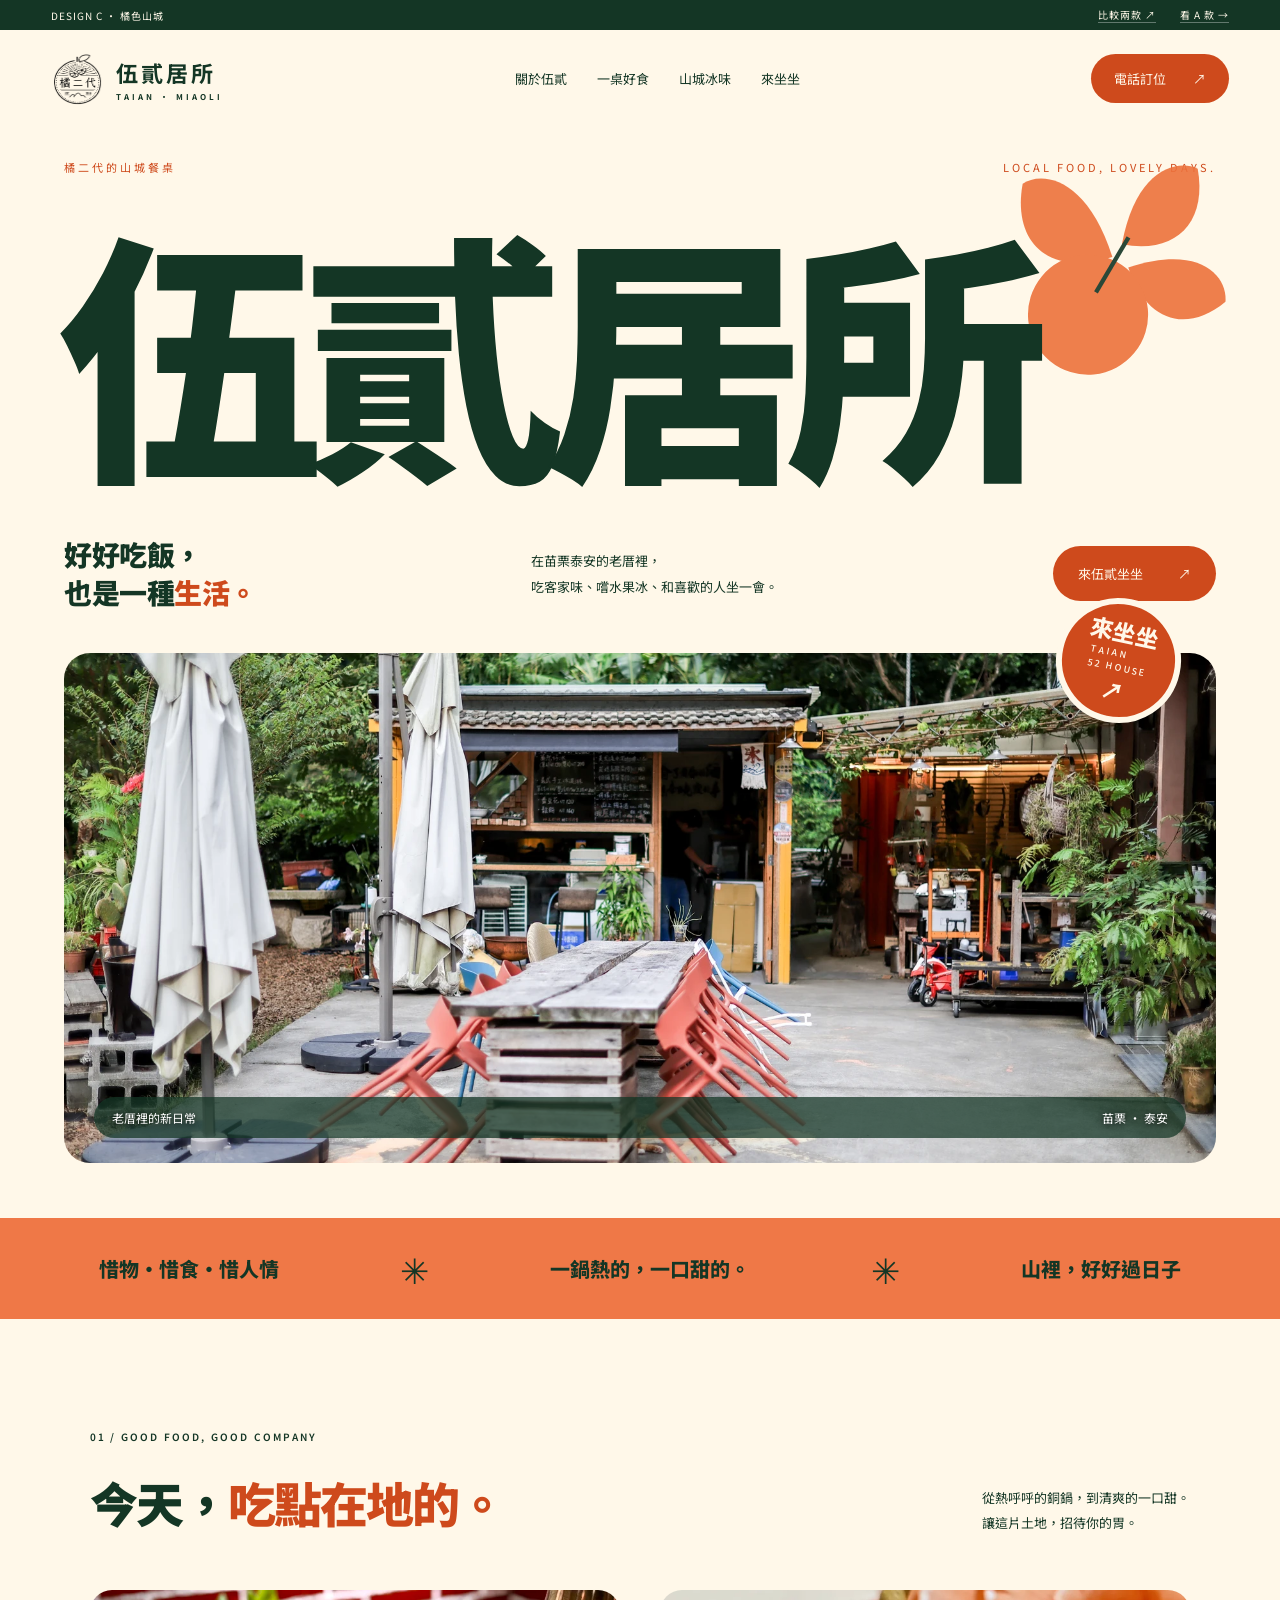
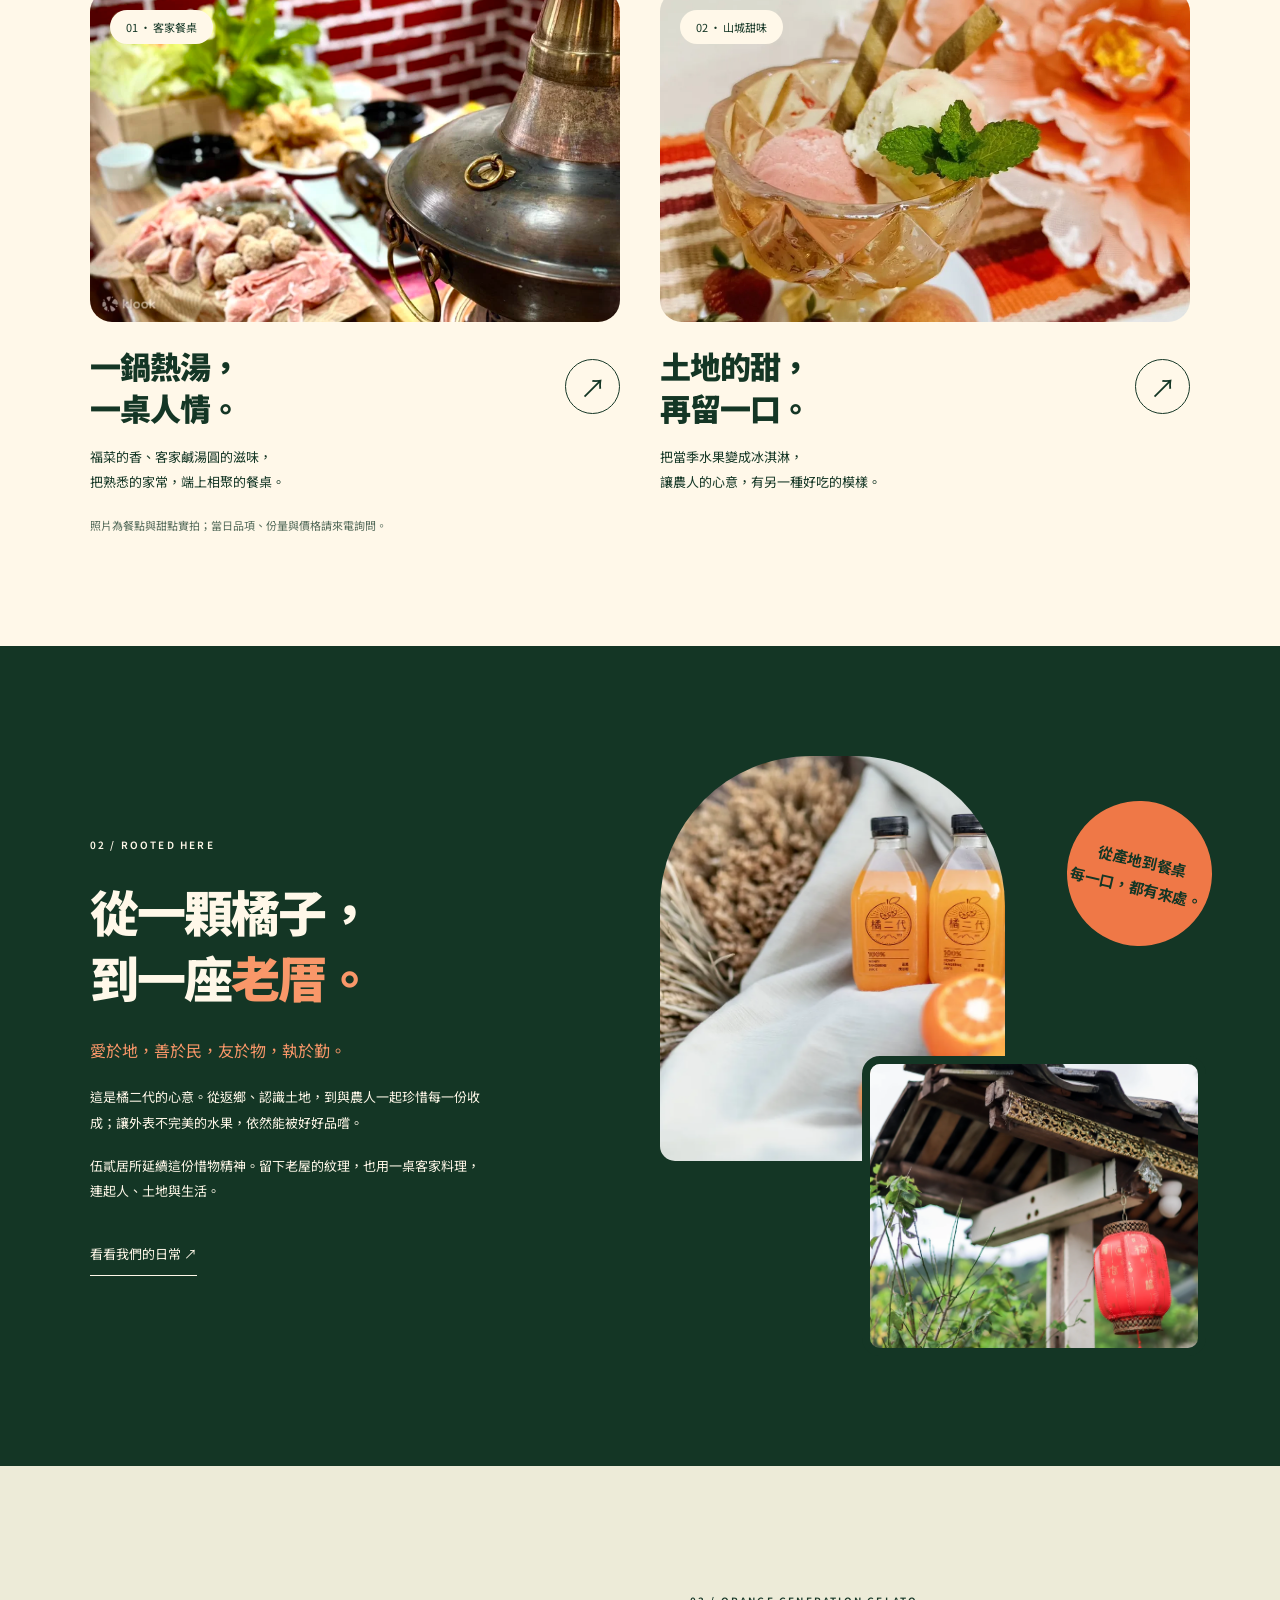
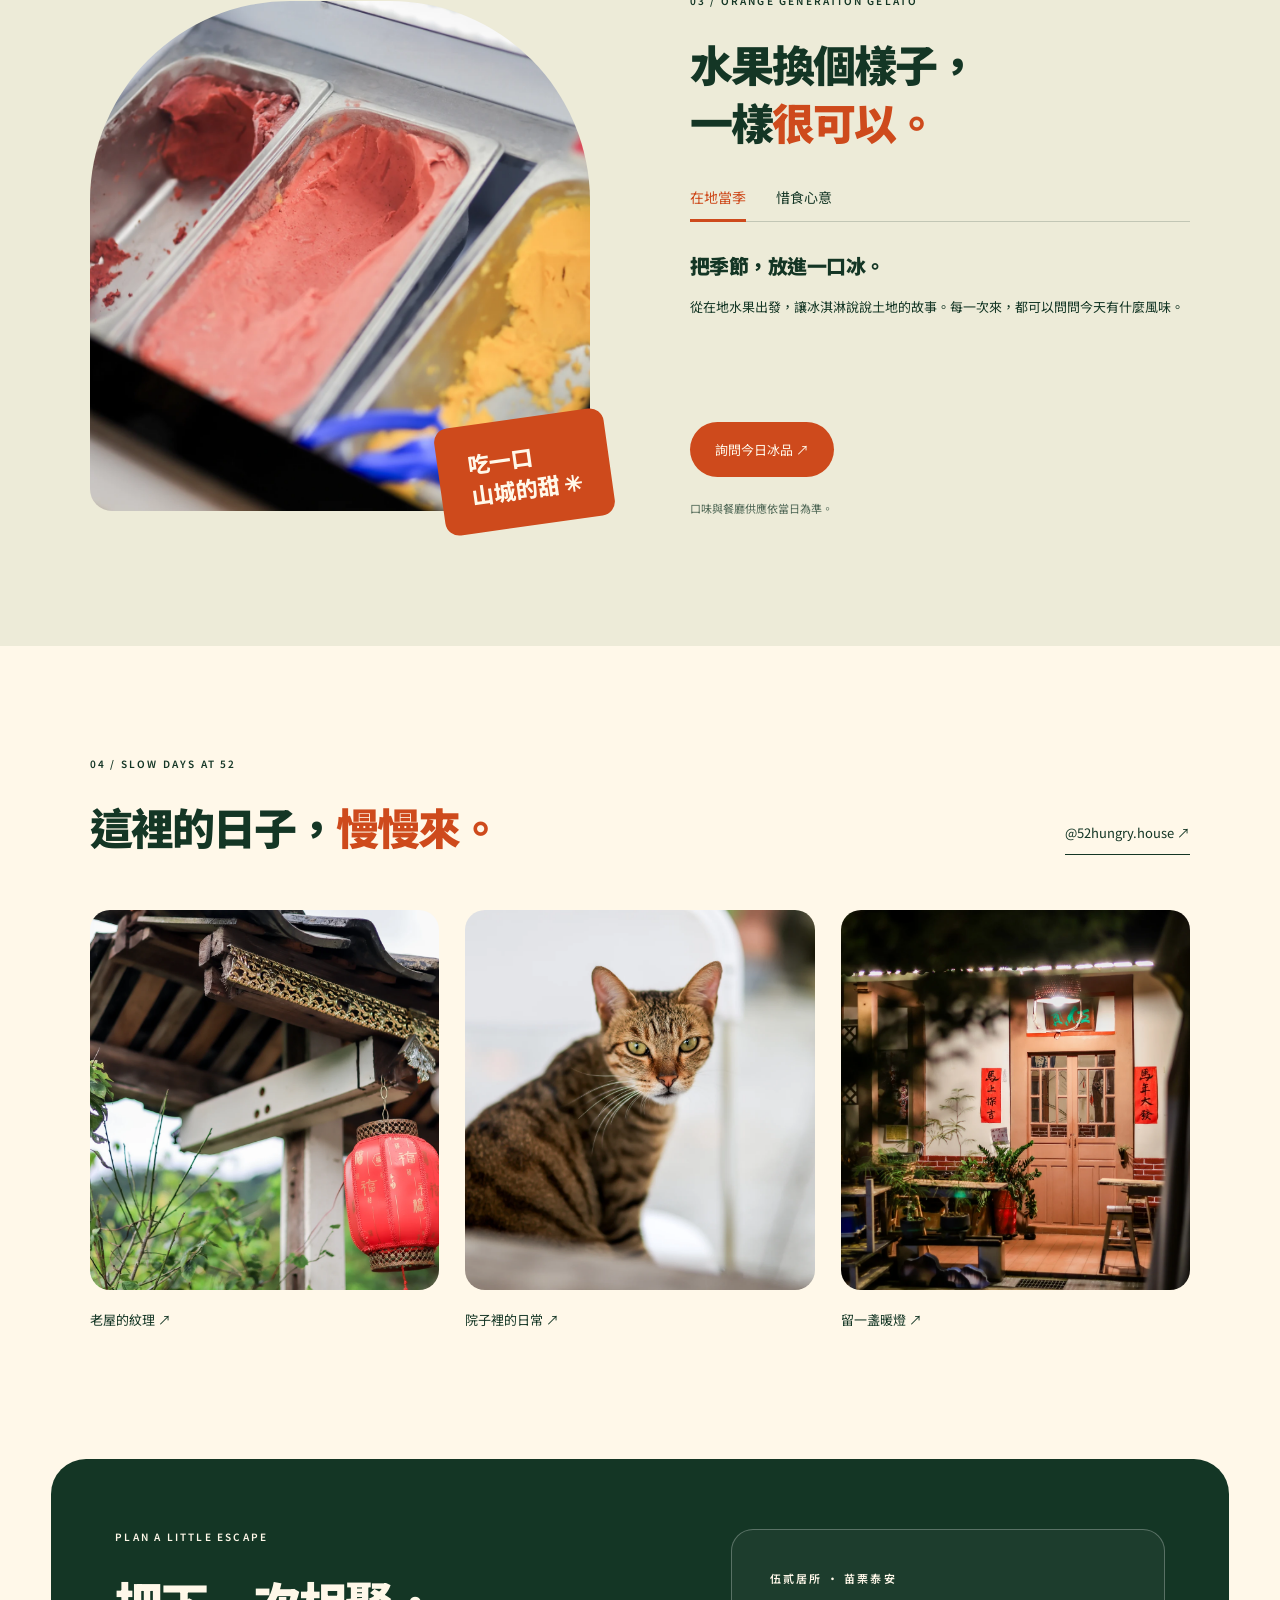
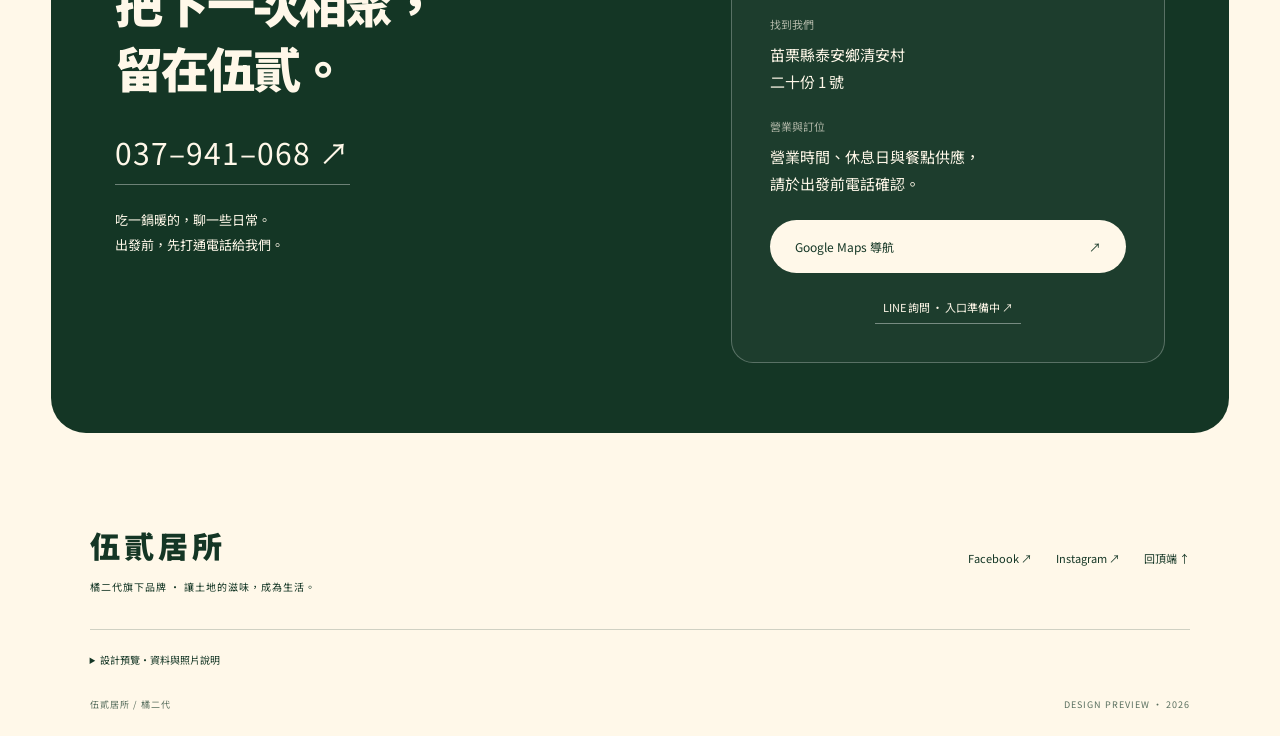
<file: index.html>
<!doctype html><html lang="zh-Hant"><head><meta charset="utf-8"><meta name="viewport" content="width=device-width, initial-scale=1"><meta name="robots" content="noindex,nofollow"><meta name="theme-color" content="#173629"><title>橘色山城，一桌好日子｜伍貳居所</title><link rel="stylesheet" href="./shared.css"><link rel="stylesheet" href="c/style.css"></head><body class="version-c"><a class="skip" href="#main">跳至主要內容</a><div class="review"><span>DESIGN C · 橘色山城</span><a href="./compare/">比較兩款 ↗</a><a href="./a/">看 A 款 →</a></div><header class="site-header"><a class="brand" href="#main"><img src="./brand-assets/orange-logo.png" alt="橘二代"><span>伍貳居所<small>TAIAN · MIAOLI</small></span></a><nav aria-label="主要導覽"><a href="#story">關於伍貳</a><a href="#food">一桌好食</a><a href="#ice">山城冰味</a><a href="#visit">來坐坐</a></nav><a class="nav-book" href="tel:037941068">電話訂位 <span>↗</span></a><button class="menu-toggle" aria-label="開啟導覽" aria-expanded="false">☰</button></header><main id="main">
<section class="hero"><div class="hero-kicker"><span>橘二代的山城餐桌</span><span>LOCAL FOOD, LOVELY DAYS.</span></div><div class="hero-title"><h1>伍貳居所</h1><svg class="citrus-art" viewBox="0 0 260 240" aria-hidden="true"><path d="M135 111C91 47 49 53 35 70c6 52 45 78 100 41Z" fill="currentColor"/><path d="M140 97c-8-70 25-91 47-88 24 47 2 83-47 88Z" fill="currentColor"/><path d="M152 116c58-41 91-19 96 4-26 39-65 40-96-4Z" fill="currentColor"/><circle cx="129" cy="169" r="56" fill="currentColor"/><path d="m130 147 14-58" fill="none" stroke="#143625" stroke-width="4"/></svg></div><div class="hero-sub"><h2>好好吃飯，<br>也是一種<span>生活。</span></h2><p>在苗栗泰安的老厝裡，<br>吃客家味、嚐水果冰、和喜歡的人坐一會。</p><a class="button orange" href="tel:037941068">來伍貳坐坐 <span>↗</span></a></div><div class="hero-image"><img class="" src="./brand-assets/garden.webp" alt="伍貳居所老厝庭院與綠意" fetchpriority="high"><span class="round-stamp">來坐坐<br><small>TAIAN<br>52 HOUSE</small>↗</span><div class="hero-label"><span>老厝裡的新日常</span><span>苗栗 · 泰安</span></div></div></section>
<div class="ribbon" aria-hidden="true"><span>惜物・惜食・惜人情</span><b>✳</b><span>一鍋熱的，一口甜的。</span><b>✳</b><span>山裡，好好過日子</span></div>
<section id="food" class="food section"><div class="section-heading"><div><span class="eyebrow">01 / GOOD FOOD, GOOD COMPANY</span><h2>今天，<span>吃點在地的。</span></h2></div><p>從熱呼呼的銅鍋，到清爽的一口甜。<br>讓這片土地，招待你的胃。</p></div><div class="food-cards"><article class="food-card"><div class="card-photo"><img src="./assets/lpgxgohvcxycmftrteom.webp" alt="Klook 拍攝的伍貳居所銅鍋餐點" loading="lazy"><span class="pill">01 · 客家餐桌</span></div><div class="card-bottom"><h3>一鍋熱湯，<br>一桌人情。</h3><a class="circle-link" href="tel:037941068" aria-label="電話詢問客家銅鍋">↗</a></div><p>福菜的香、客家鹹湯圓的滋味，<br>把熟悉的家常，端上相聚的餐桌。</p></article><article class="food-card"><div class="card-photo"><img class="" src="./brand-assets/dessert.webp" alt="伍貳居所的水果甜點" loading="lazy"><span class="pill">02 · 山城甜味</span></div><div class="card-bottom"><h3>土地的甜，<br>再留一口。</h3><a class="circle-link" href="#ice" aria-label="認識冰研所">↗</a></div><p>把當季水果變成冰淇淋，<br>讓農人的心意，有另一種好吃的模樣。</p></article></div><p class="fine">照片為餐點與甜點實拍；當日品項、份量與價格請來電詢問。</p></section>
<section id="story" class="story section"><div class="story-copy"><span class="eyebrow">02 / ROOTED HERE</span><h2>從一顆橘子，<br>到一座<span>老厝。</span></h2><p class="lead">愛於地，善於民，友於物，執於勤。</p><p>這是橘二代的心意。從返鄉、認識土地，到與農人一起珍惜每一份收成；讓外表不完美的水果，依然能被好好品嚐。</p><p>伍貳居所延續這份惜物精神。留下老屋的紋理，也用一桌客家料理，連起人、土地與生活。</p><a class="text-link" href="https://www.facebook.com/p/%E4%BC%8D%E8%B2%B3%E5%B1%85%E6%89%80-61569992565634/" target="_blank" rel="noopener">看看我們的日常 ↗</a></div><div class="story-collage"><img class="juice" src="./brand-assets/orange-juice.webp" alt="橘二代瓶裝橘子果汁與切開的柑橘" loading="lazy"><img class="old-house" src="./brand-assets/house-detail.webp" alt="綠意環繞的伍貳居所老屋" loading="lazy"><span class="collage-label">從產地到餐桌<br>每一口，都有來處。</span></div></section>
<section id="ice" class="ice section"><div class="ice-visual"><img class="" src="./brand-assets/gelato.webp" alt="冰研所的水果冰淇淋展示櫃" loading="lazy"><span class="ice-sticker">吃一口<br>山城的甜 ✳</span></div><div class="ice-copy"><span class="eyebrow">03 / ORANGE GENERATION GELATO</span><h2>水果換個樣子，<br>一樣<span>很可以。</span></h2><div class="tabs" role="tablist" aria-label="冰研所理念"><button role="tab" id="c-tab1" aria-selected="true" aria-controls="c-panel1" data-tab="c-panel1">在地當季</button><button role="tab" id="c-tab2" aria-selected="false" aria-controls="c-panel2" data-tab="c-panel2" tabindex="-1">惜食心意</button></div><div id="c-panel1" role="tabpanel" aria-labelledby="c-tab1"><h3>把季節，放進一口冰。</h3><p>從在地水果出發，讓冰淇淋說說土地的故事。每一次來，都可以問問今天有什麼風味。</p></div><div id="c-panel2" role="tabpanel" aria-labelledby="c-tab2" hidden><h3>不完美的外表，也有好滋味。</h3><p>珍惜水果格外品，讓農人的收成有更多可能。對食物多一點用心，讓好味道少一點浪費。</p></div><a class="button orange" href="tel:037941068">詢問今日冰品 ↗</a><p class="fine">口味與餐廳供應依當日為準。</p></div></section>
<section class="moments section"><div class="section-heading"><div><span class="eyebrow">04 / SLOW DAYS AT 52</span><h2>這裡的日子，<span>慢慢來。</span></h2></div><a class="text-link" href="https://www.instagram.com/52hungry.house/" target="_blank" rel="noopener">@52hungry.house ↗</a></div><div class="gallery"><button class="gallery-item" data-photo="./brand-assets/house-detail.webp" data-caption="老屋的紋理" aria-label="放大：老屋的紋理"><img class="" src="./brand-assets/house-detail.webp" alt="老屋的紋理" loading="lazy"><span>老屋的紋理 ↗</span></button><button class="gallery-item" data-photo="./brand-assets/cat.webp" data-caption="院子裡的日常" aria-label="放大：院子裡的日常"><img class="" src="./brand-assets/cat.webp" alt="院子裡的日常" loading="lazy"><span>院子裡的日常 ↗</span></button><button class="gallery-item" data-photo="./brand-assets/night.webp" data-caption="留一盞暖燈" aria-label="放大：留一盞暖燈"><img class="" src="./brand-assets/night.webp" alt="留一盞暖燈" loading="lazy"><span>留一盞暖燈 ↗</span></button></div></section><section id="visit" class="visit"><div class="visit-copy"><span class="eyebrow">PLAN A LITTLE ESCAPE</span><h2>把下一次相聚，<br>留在伍貳。</h2><a class="phone" href="tel:037941068">037–941–068 ↗</a><p>吃一鍋暖的，聊一些日常。<br>出發前，先打通電話給我們。</p></div><div class="visit-card"><p class="eyebrow">伍貳居所 · 苗栗泰安</p><dl><dt>找到我們</dt><dd>苗栗縣泰安鄉清安村<br>二十份 1 號</dd><dt>營業與訂位</dt><dd>營業時間、休息日與餐點供應，<br>請於出發前電話確認。</dd></dl><a class="button" href="https://www.google.com/maps/search/?api=1&query=伍貳居所+苗栗縣泰安鄉清安村二十份1號" target="_blank" rel="noopener">Google Maps 導航 <span>↗</span></a><button class="line-link" data-line>LINE 詢問 · 入口準備中 ↗</button></div></section></main><footer><div class="footer-main"><div class="footer-brand">伍貳居所<small>橘二代旗下品牌 · 讓土地的滋味，成為生活。</small></div><div class="social"><a href="https://www.facebook.com/p/%E4%BC%8D%E8%B2%B3%E5%B1%85%E6%89%80-61569992565634/" target="_blank" rel="noopener">Facebook ↗</a><a href="https://www.instagram.com/52hungry.house/" target="_blank" rel="noopener">Instagram ↗</a><a href="#main">回頂端 ↑</a></div></div><details><summary>設計預覽・資料與照片說明</summary><p>本頁為公開設計預覽 prototype，非正式營運網站，文案為設計提案。品牌故事與主要照片來自提供的橘二代 Drive 素材；銅鍋照片來自 <a href="https://www.klook.com/zh-TW/activity/147607-fifty-two-house-restaurant/" target="_blank" rel="noopener">Klook</a>（保留浮水印）。正式發布前須確認照片使用權、最新菜單、營業時間及官方 LINE。IG 帳號依提供素材確認。冰研所另有清安村 59 號據點，本頁導航僅指向伍貳居所。</p></details><div class="footer-bottom"><span>伍貳居所 / 橘二代</span><span>DESIGN PREVIEW · 2026</span></div></footer><div class="mobile-cta"><a href="tel:037941068">電話訂位 ↗</a><button data-line>LINE 詢問 <small>待開放</small></button></div><dialog id="line-dialog" aria-labelledby="line-title"><button class="dialog-close" aria-label="關閉視窗">×</button><span class="eyebrow">先用聲音，打個招呼</span><h2 id="line-title">LINE 入口準備中</h2><p>目前請先電話詢問訂位與當日餐點。</p><a class="button" href="tel:037941068">撥打 037–941–068 ↗</a></dialog><dialog id="photo-dialog" aria-label="照片大圖"><button class="dialog-close" aria-label="關閉照片">×</button><img alt=""><p></p></dialog><script src="./shared.js"></script></body></html>
</file>
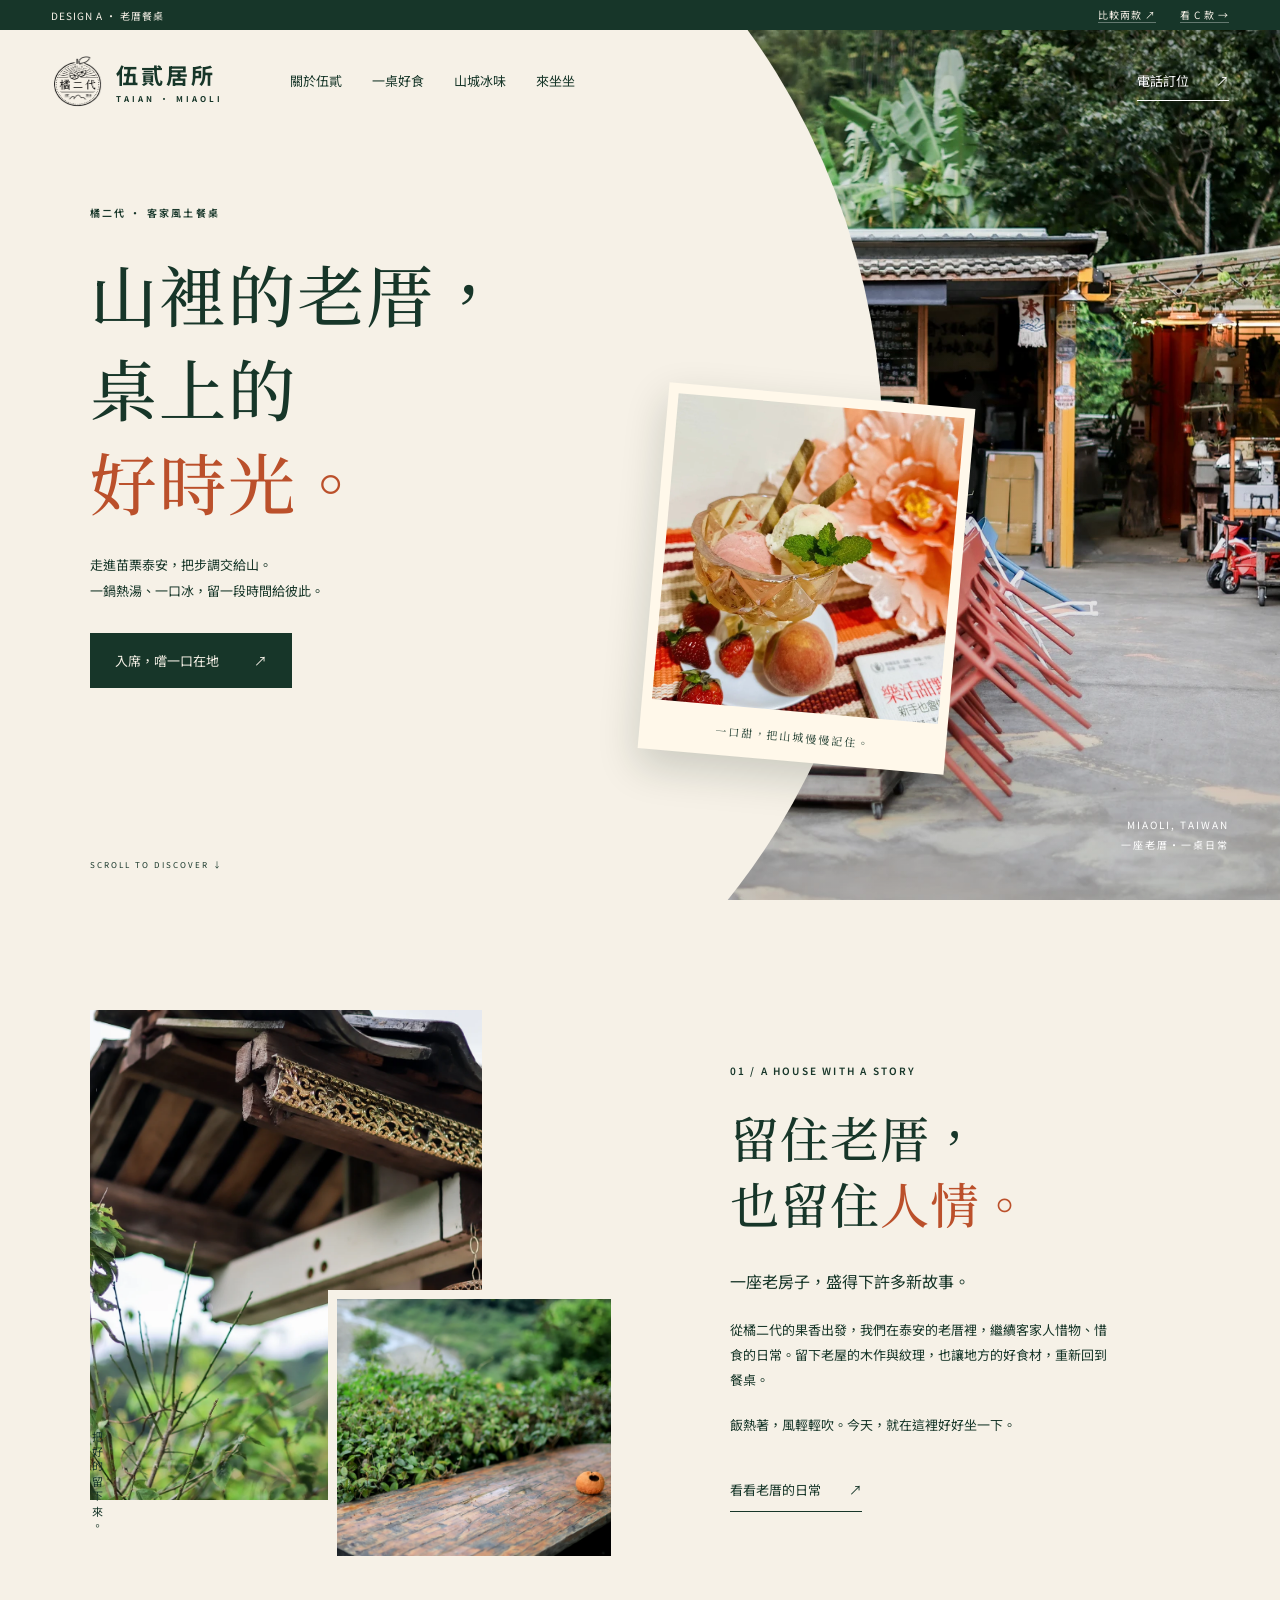
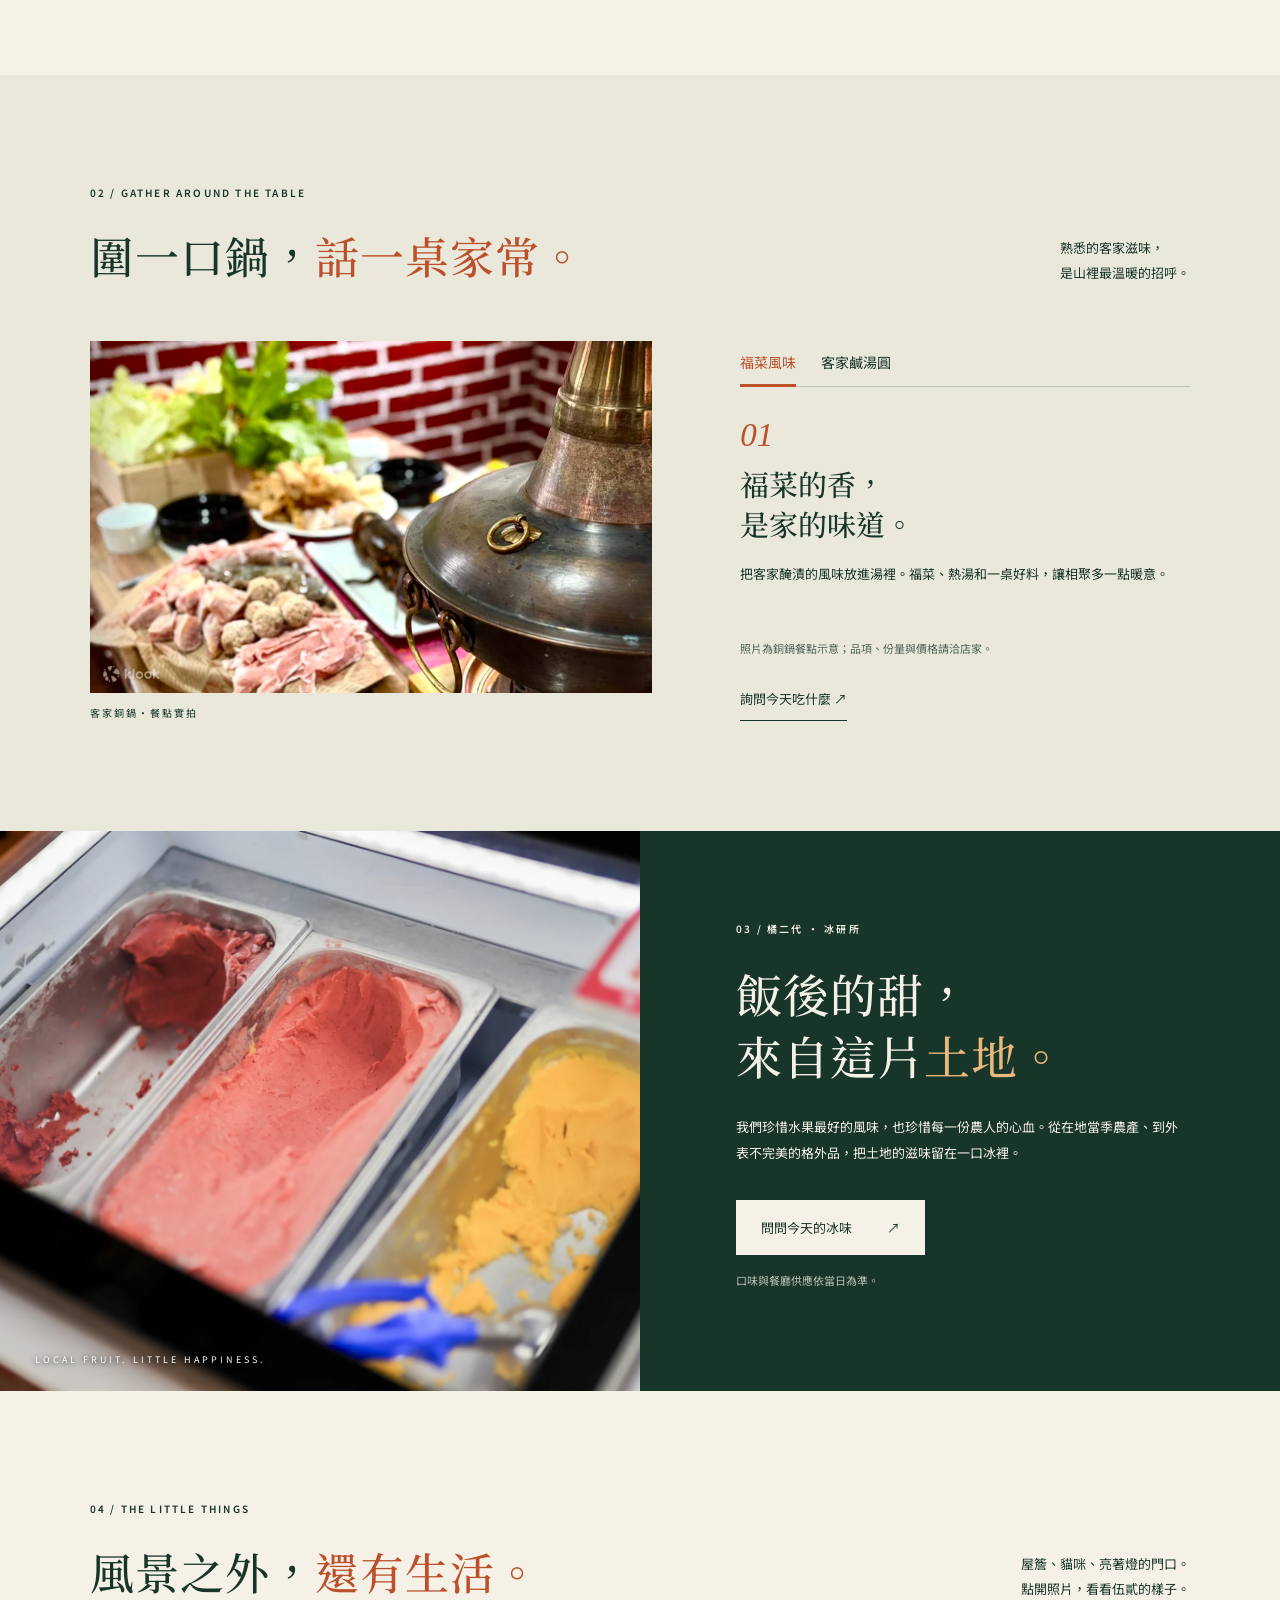
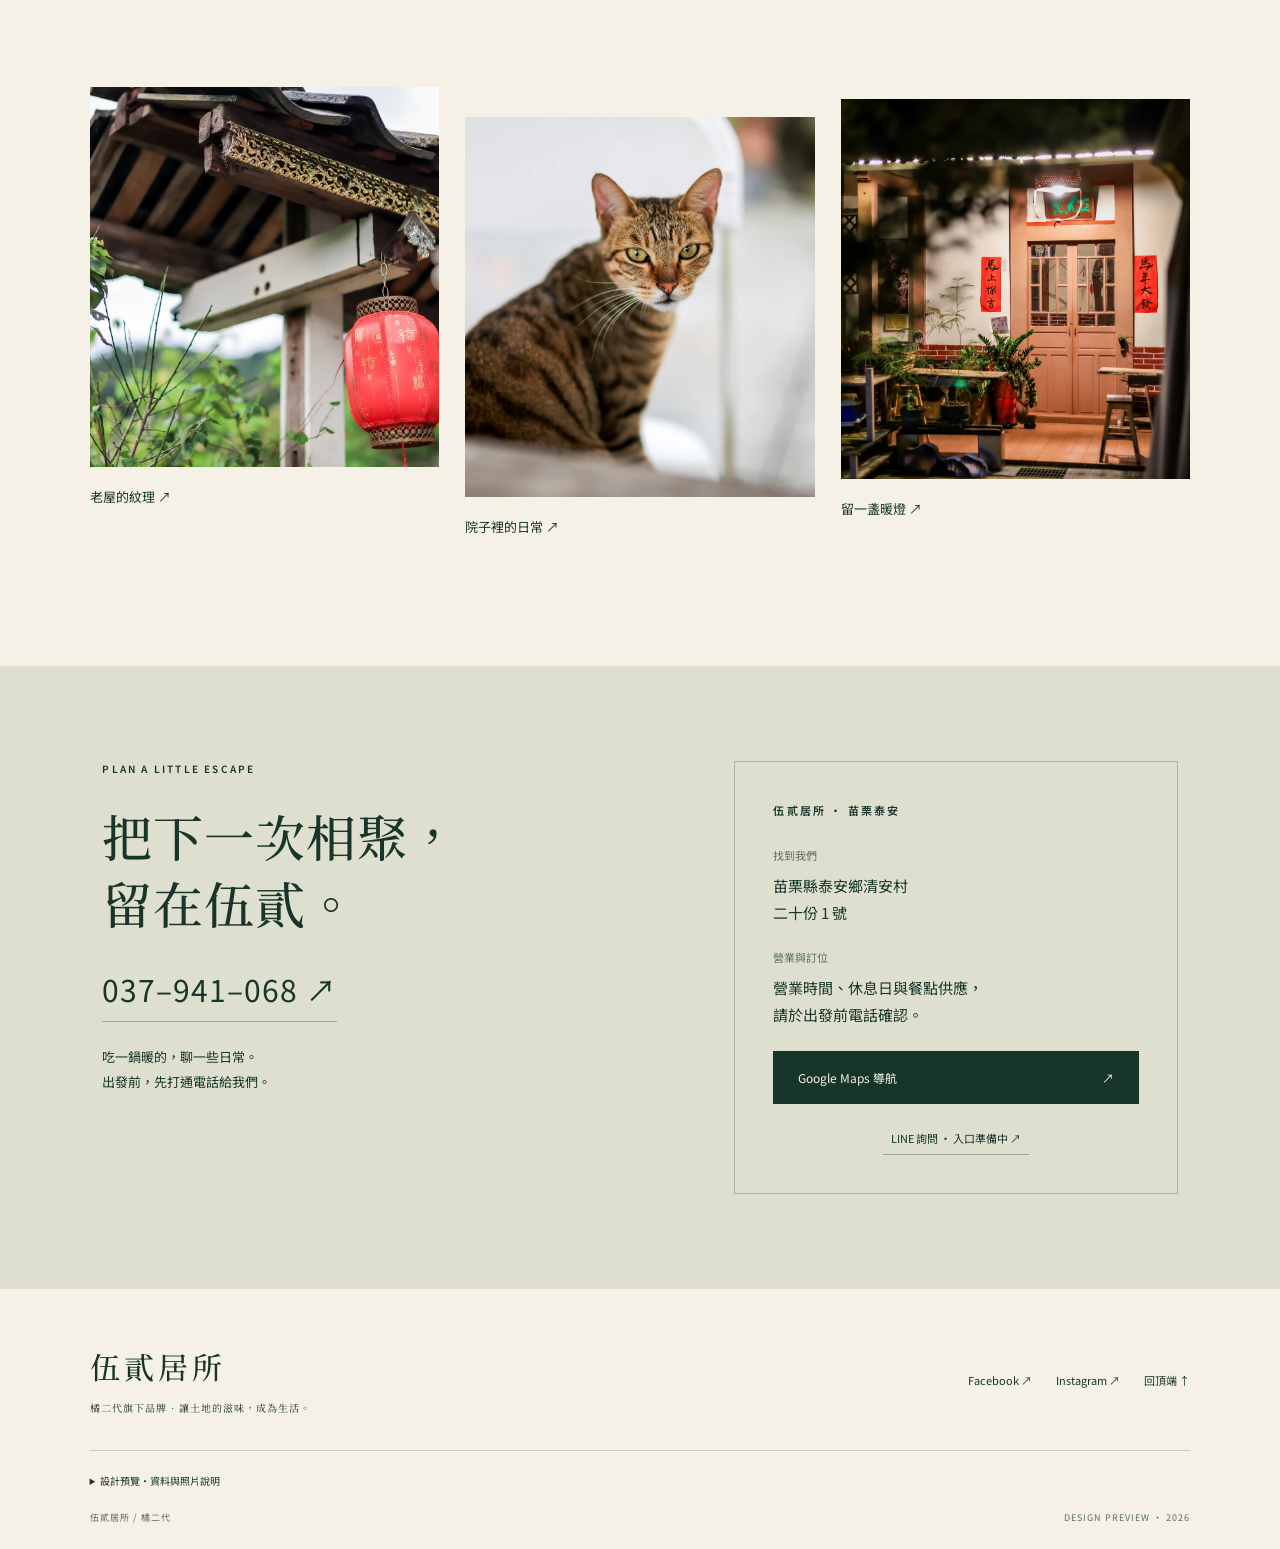
<file: a/index.html>
<!doctype html><html lang="zh-Hant"><head><meta charset="utf-8"><meta name="viewport" content="width=device-width, initial-scale=1"><meta name="robots" content="noindex,nofollow"><meta name="theme-color" content="#173629"><title>山裡的老厝，桌上的好時光｜伍貳居所</title><link rel="stylesheet" href="../shared.css"><link rel="stylesheet" href="style.css"></head><body class="version-a"><a class="skip" href="#main">跳至主要內容</a><div class="review"><span>DESIGN A · 老厝餐桌</span><a href="../compare/">比較兩款 ↗</a><a href="../c/">看 C 款 →</a></div><header class="site-header"><a class="brand" href="#main"><img src="../brand-assets/orange-logo.png" alt="橘二代"><span>伍貳居所<small>TAIAN · MIAOLI</small></span></a><nav aria-label="主要導覽"><a href="#story">關於伍貳</a><a href="#food">一桌好食</a><a href="#ice">山城冰味</a><a href="#visit">來坐坐</a></nav><a class="nav-book" href="tel:037941068">電話訂位 <span>↗</span></a><button class="menu-toggle" aria-label="開啟導覽" aria-expanded="false">☰</button></header><main id="main">
<section class="hero"><div class="hero-scene"><img class="" src="../brand-assets/garden.webp" alt="伍貳居所庭院，綠樹、陽傘與老屋" fetchpriority="high"></div><div class="hero-cream"></div><div class="hero-copy"><span class="eyebrow">橘二代 · 客家風土餐桌</span><h1>山裡的老厝，<br>桌上的<br><em>好時光。</em></h1><p>走進苗栗泰安，把步調交給山。<br>一鍋熱湯、一口冰，留一段時間給彼此。</p><a class="button" href="#food">入席，嚐一口在地 <span>↗</span></a></div><figure class="hero-inset"><img class="" src="../brand-assets/dessert.webp" alt="花草間的一杯水果甜點" fetchpriority="high"><figcaption>一口甜，把山城慢慢記住。</figcaption></figure><div class="hero-coordinate">MIAOLI, TAIWAN<br>一座老厝・一桌日常</div><a class="scroll-cue" href="#story">SCROLL TO DISCOVER ↓</a></section>
<section id="story" class="story section"><div class="story-images"><img class="story-tall" src="../brand-assets/house-detail.webp" alt="伍貳居所屋簷與紅燈籠" loading="lazy"><img class="story-small" src="../brand-assets/orange-bench.webp" alt="庭院木椅上的橘子" loading="lazy"><span class="image-tag">把好的留下來。</span></div><div class="story-copy"><span class="eyebrow">01 / A HOUSE WITH A STORY</span><h2>留住老厝，<br>也留住<span>人情。</span></h2><p class="lead">一座老房子，盛得下許多新故事。</p><p>從橘二代的果香出發，我們在泰安的老厝裡，繼續客家人惜物、惜食的日常。留下老屋的木作與紋理，也讓地方的好食材，重新回到餐桌。</p><p>飯熱著，風輕輕吹。今天，就在這裡好好坐一下。</p><a class="text-link" href="#moments">看看老厝的日常 <span>↗</span></a></div></section>
<section id="food" class="food section"><div class="section-heading"><div><span class="eyebrow">02 / GATHER AROUND THE TABLE</span><h2>圍一口鍋，<em>話一桌家常。</em></h2></div><p>熟悉的客家滋味，<br>是山裡最溫暖的招呼。</p></div><div class="food-layout"><div class="food-photo"><img src="../assets/lpgxgohvcxycmftrteom.webp" alt="伍貳居所銅鍋與肉品蔬菜，Klook 實拍" loading="lazy"><span>客家銅鍋・餐點實拍</span></div><div class="food-detail"><div class="tabs" role="tablist" aria-label="客家餐點"><button role="tab" id="a-tab1" aria-selected="true" aria-controls="a-panel1" data-tab="a-panel1">福菜風味</button><button role="tab" id="a-tab2" aria-selected="false" aria-controls="a-panel2" data-tab="a-panel2" tabindex="-1">客家鹹湯圓</button></div><div id="a-panel1" role="tabpanel" aria-labelledby="a-tab1"><span class="food-no">01</span><h3>福菜的香，<br>是家的味道。</h3><p>把客家醃漬的風味放進湯裡。福菜、熱湯和一桌好料，讓相聚多一點暖意。</p></div><div id="a-panel2" role="tabpanel" aria-labelledby="a-tab2" hidden><span class="food-no">02</span><h3>圓圓的湯圓，<br>暖暖的一桌。</h3><p>以客家鹹湯圓的熟悉滋味，延續地方餐桌的記憶。約上家人，一起吃頓熱呼呼的飯。</p></div><p class="fine">照片為銅鍋餐點示意；品項、份量與價格請洽店家。</p><a class="text-link" href="tel:037941068">詢問今天吃什麼 ↗</a></div></div></section>
<section id="ice" class="ice"><div class="ice-visual"><img class="" src="../brand-assets/gelato.webp" alt="冰研所展示櫃中的水果冰淇淋" loading="lazy"><span>LOCAL FRUIT. LITTLE HAPPINESS.</span></div><div class="ice-copy"><span class="eyebrow">03 / 橘二代 · 冰研所</span><h2>飯後的甜，<br>來自這片<span>土地。</span></h2><p>我們珍惜水果最好的風味，也珍惜每一份農人的心血。從在地當季農產、到外表不完美的格外品，把土地的滋味留在一口冰裡。</p><a class="button pale" href="tel:037941068">問問今天的冰味 <span>↗</span></a><p class="fine">口味與餐廳供應依當日為準。</p></div></section>
<section id="moments" class="moments section"><div class="section-heading"><div><span class="eyebrow">04 / THE LITTLE THINGS</span><h2>風景之外，<em>還有生活。</em></h2></div><p>屋簷、貓咪、亮著燈的門口。<br>點開照片，看看伍貳的樣子。</p></div><div class="gallery"><button class="gallery-item" data-photo="../brand-assets/house-detail.webp" data-caption="老屋的紋理" aria-label="放大：老屋的紋理"><img class="" src="../brand-assets/house-detail.webp" alt="老屋的紋理" loading="lazy"><span>老屋的紋理 ↗</span></button><button class="gallery-item" data-photo="../brand-assets/cat.webp" data-caption="院子裡的日常" aria-label="放大：院子裡的日常"><img class="" src="../brand-assets/cat.webp" alt="院子裡的日常" loading="lazy"><span>院子裡的日常 ↗</span></button><button class="gallery-item" data-photo="../brand-assets/night.webp" data-caption="留一盞暖燈" aria-label="放大：留一盞暖燈"><img class="" src="../brand-assets/night.webp" alt="留一盞暖燈" loading="lazy"><span>留一盞暖燈 ↗</span></button></div></section><section id="visit" class="visit"><div class="visit-copy"><span class="eyebrow">PLAN A LITTLE ESCAPE</span><h2>把下一次相聚，<br>留在伍貳。</h2><a class="phone" href="tel:037941068">037–941–068 ↗</a><p>吃一鍋暖的，聊一些日常。<br>出發前，先打通電話給我們。</p></div><div class="visit-card"><p class="eyebrow">伍貳居所 · 苗栗泰安</p><dl><dt>找到我們</dt><dd>苗栗縣泰安鄉清安村<br>二十份 1 號</dd><dt>營業與訂位</dt><dd>營業時間、休息日與餐點供應，<br>請於出發前電話確認。</dd></dl><a class="button" href="https://www.google.com/maps/search/?api=1&query=伍貳居所+苗栗縣泰安鄉清安村二十份1號" target="_blank" rel="noopener">Google Maps 導航 <span>↗</span></a><button class="line-link" data-line>LINE 詢問 · 入口準備中 ↗</button></div></section></main><footer><div class="footer-main"><div class="footer-brand">伍貳居所<small>橘二代旗下品牌 · 讓土地的滋味，成為生活。</small></div><div class="social"><a href="https://www.facebook.com/p/%E4%BC%8D%E8%B2%B3%E5%B1%85%E6%89%80-61569992565634/" target="_blank" rel="noopener">Facebook ↗</a><a href="https://www.instagram.com/52hungry.house/" target="_blank" rel="noopener">Instagram ↗</a><a href="#main">回頂端 ↑</a></div></div><details><summary>設計預覽・資料與照片說明</summary><p>本頁為公開設計預覽 prototype，非正式營運網站，文案為設計提案。品牌故事與主要照片來自提供的橘二代 Drive 素材；銅鍋照片來自 <a href="https://www.klook.com/zh-TW/activity/147607-fifty-two-house-restaurant/" target="_blank" rel="noopener">Klook</a>（保留浮水印）。正式發布前須確認照片使用權、最新菜單、營業時間及官方 LINE。IG 帳號依提供素材確認。冰研所另有清安村 59 號據點，本頁導航僅指向伍貳居所。</p></details><div class="footer-bottom"><span>伍貳居所 / 橘二代</span><span>DESIGN PREVIEW · 2026</span></div></footer><div class="mobile-cta"><a href="tel:037941068">電話訂位 ↗</a><button data-line>LINE 詢問 <small>待開放</small></button></div><dialog id="line-dialog" aria-labelledby="line-title"><button class="dialog-close" aria-label="關閉視窗">×</button><span class="eyebrow">先用聲音，打個招呼</span><h2 id="line-title">LINE 入口準備中</h2><p>目前請先電話詢問訂位與當日餐點。</p><a class="button" href="tel:037941068">撥打 037–941–068 ↗</a></dialog><dialog id="photo-dialog" aria-label="照片大圖"><button class="dialog-close" aria-label="關閉照片">×</button><img alt=""><p></p></dialog><script src="../shared.js"></script></body></html>
</file>
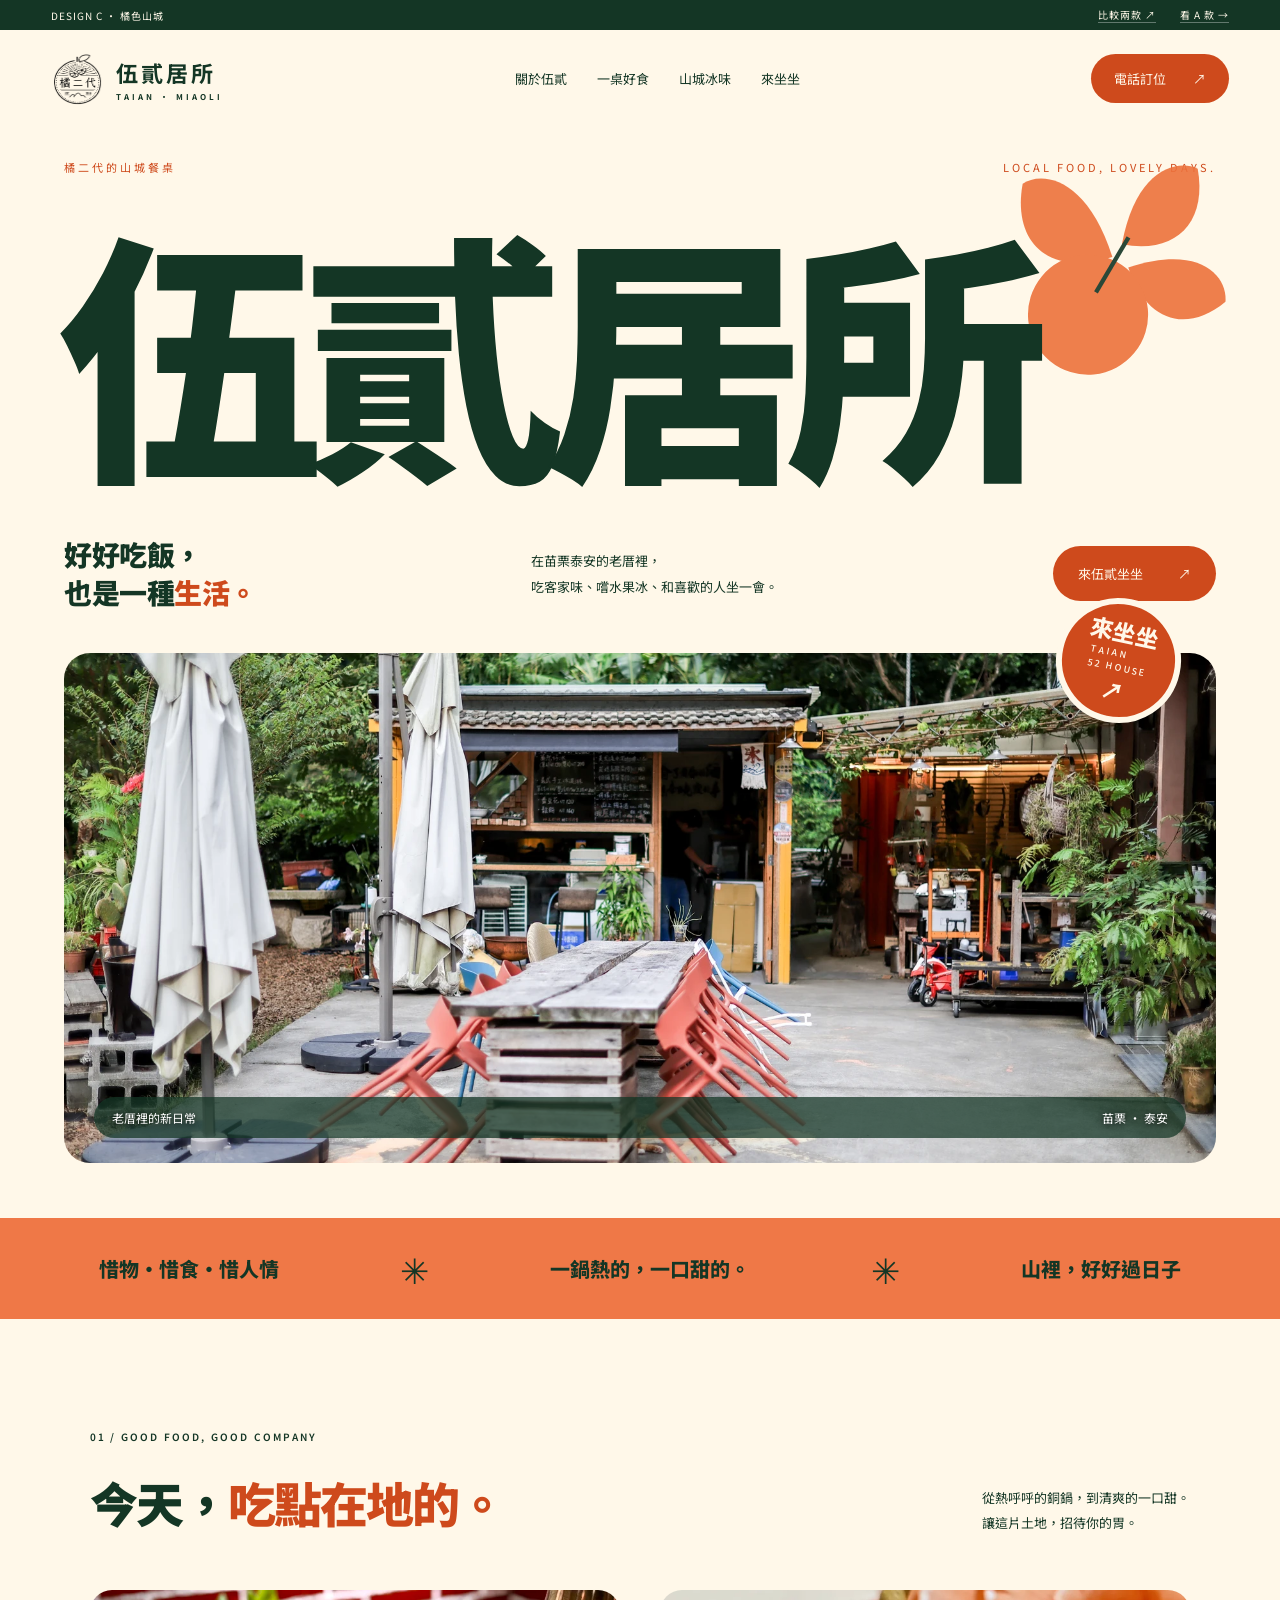
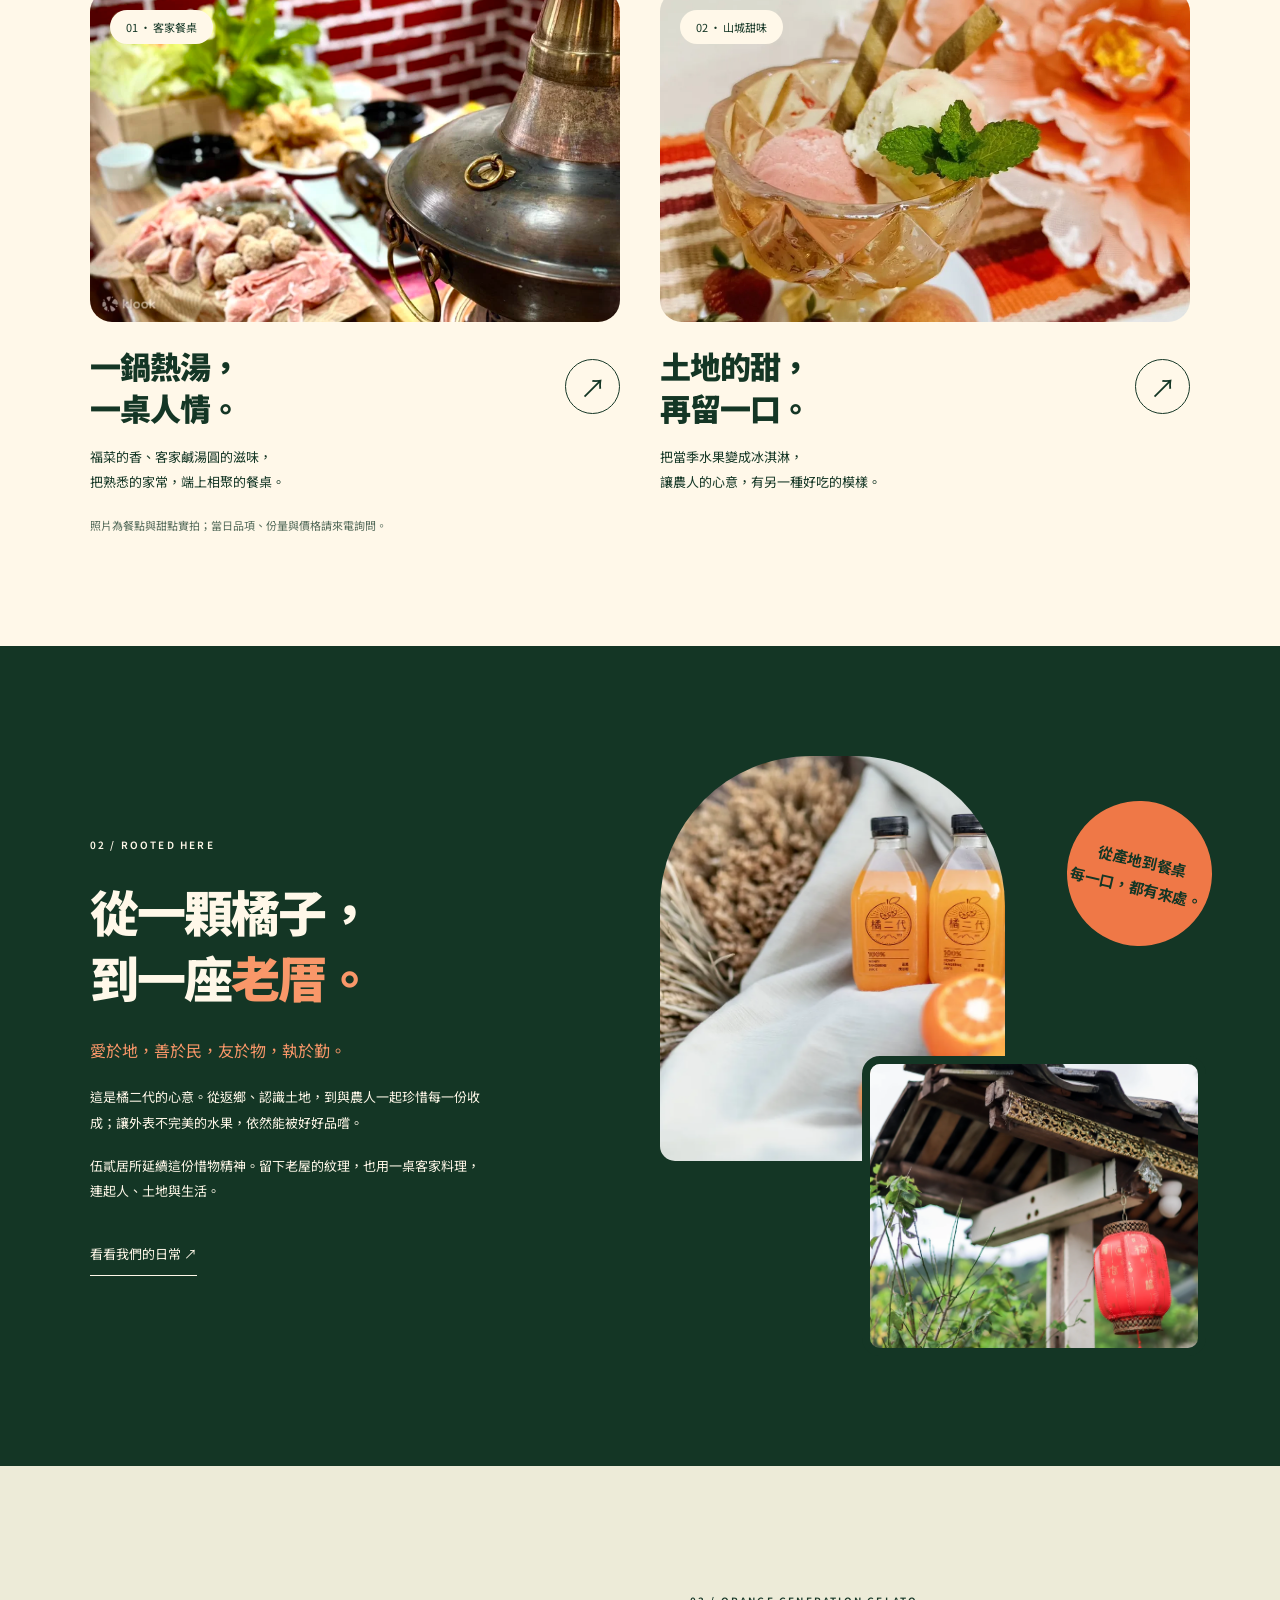
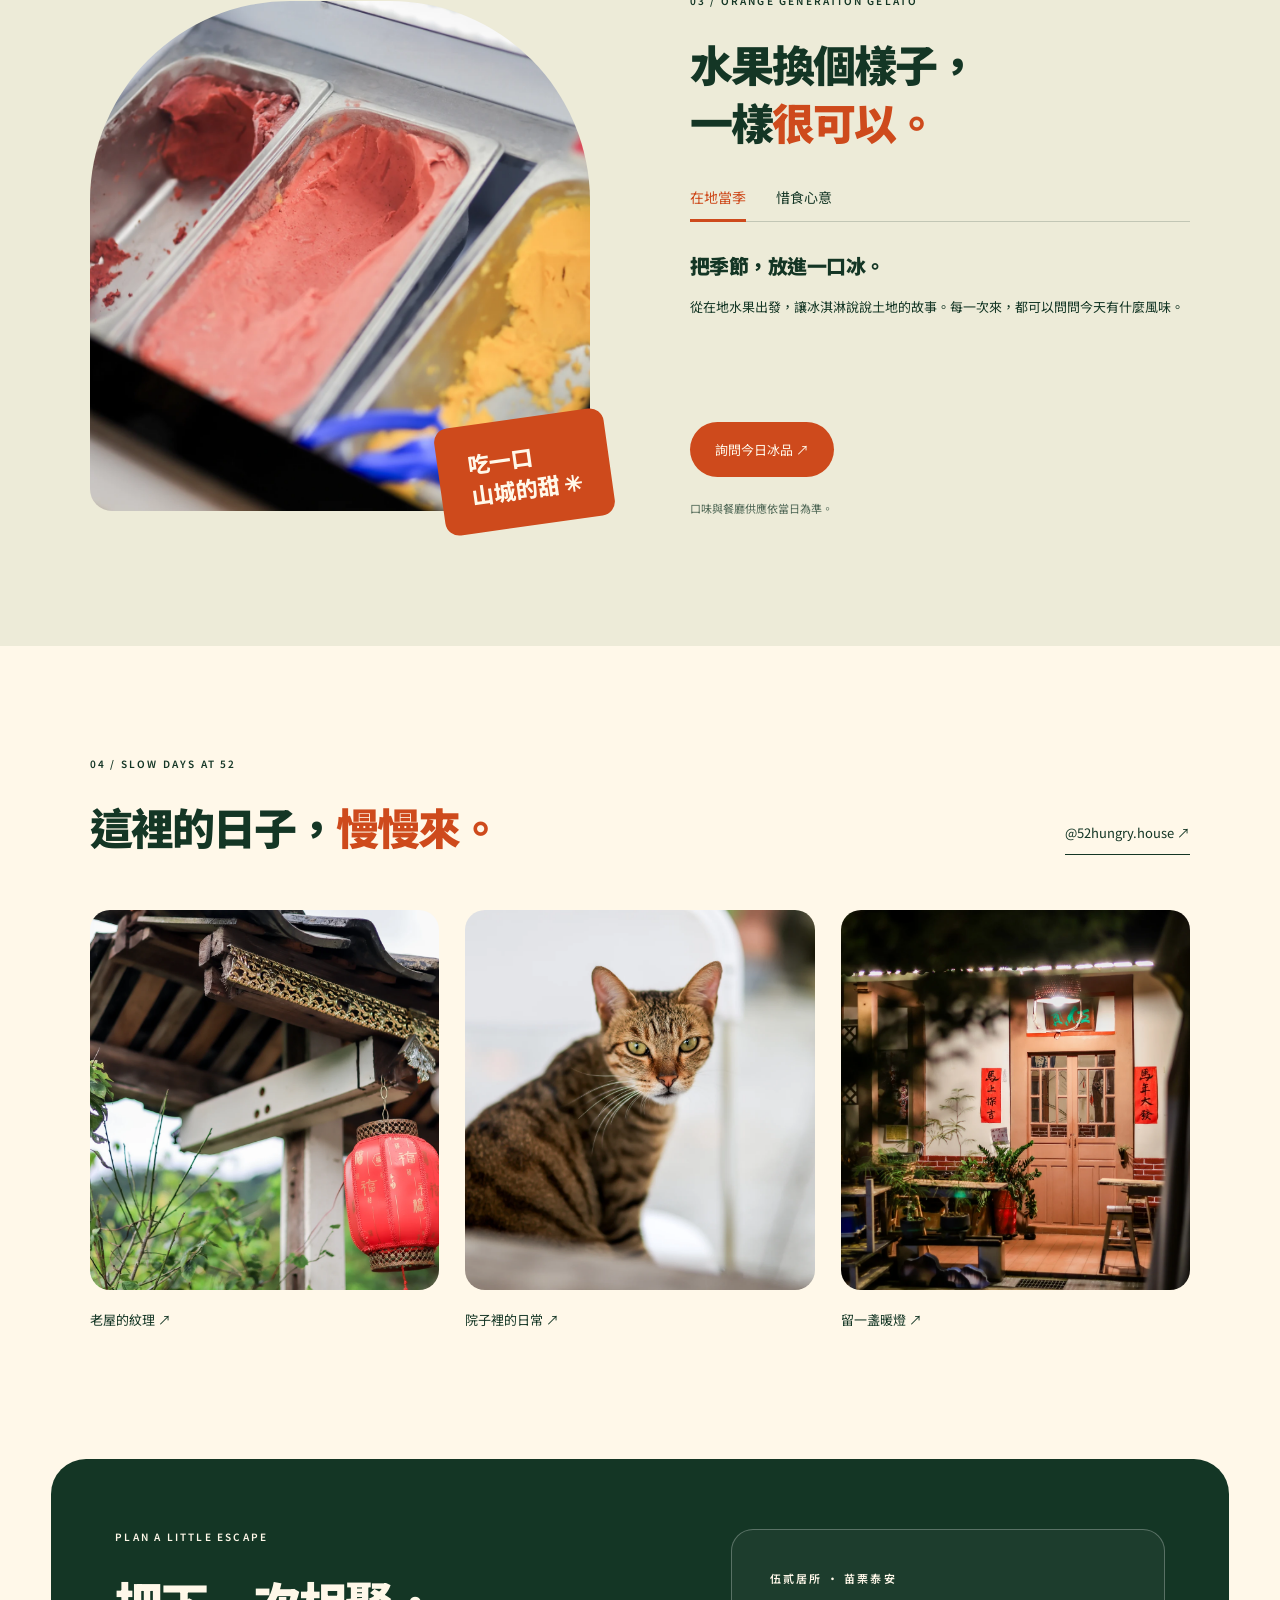
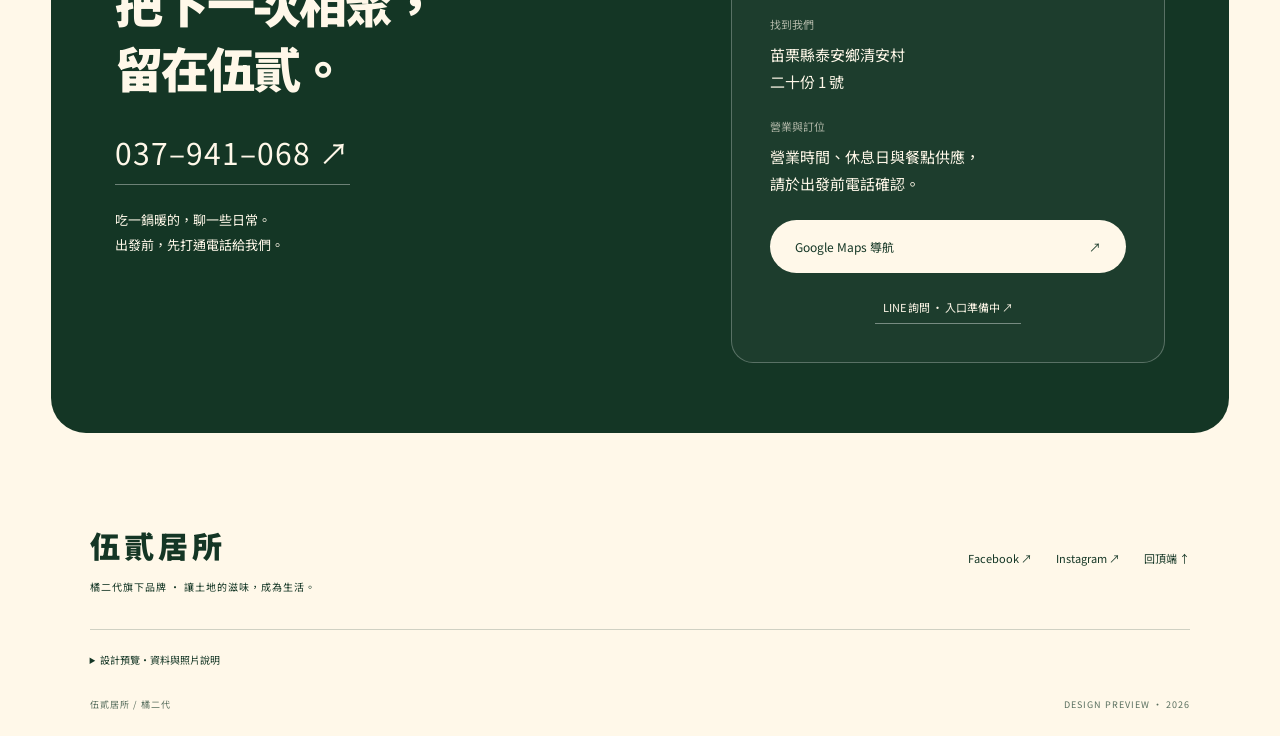
<file: c/index.html>
<!doctype html><html lang="zh-Hant"><head><meta charset="utf-8"><meta name="viewport" content="width=device-width, initial-scale=1"><meta name="robots" content="noindex,nofollow"><meta name="theme-color" content="#173629"><title>橘色山城，一桌好日子｜伍貳居所</title><link rel="stylesheet" href="../shared.css"><link rel="stylesheet" href="style.css"></head><body class="version-c"><a class="skip" href="#main">跳至主要內容</a><div class="review"><span>DESIGN C · 橘色山城</span><a href="../compare/">比較兩款 ↗</a><a href="../a/">看 A 款 →</a></div><header class="site-header"><a class="brand" href="#main"><img src="../brand-assets/orange-logo.png" alt="橘二代"><span>伍貳居所<small>TAIAN · MIAOLI</small></span></a><nav aria-label="主要導覽"><a href="#story">關於伍貳</a><a href="#food">一桌好食</a><a href="#ice">山城冰味</a><a href="#visit">來坐坐</a></nav><a class="nav-book" href="tel:037941068">電話訂位 <span>↗</span></a><button class="menu-toggle" aria-label="開啟導覽" aria-expanded="false">☰</button></header><main id="main">
<section class="hero"><div class="hero-kicker"><span>橘二代的山城餐桌</span><span>LOCAL FOOD, LOVELY DAYS.</span></div><div class="hero-title"><h1>伍貳居所</h1><svg class="citrus-art" viewBox="0 0 260 240" aria-hidden="true"><path d="M135 111C91 47 49 53 35 70c6 52 45 78 100 41Z" fill="currentColor"/><path d="M140 97c-8-70 25-91 47-88 24 47 2 83-47 88Z" fill="currentColor"/><path d="M152 116c58-41 91-19 96 4-26 39-65 40-96-4Z" fill="currentColor"/><circle cx="129" cy="169" r="56" fill="currentColor"/><path d="m130 147 14-58" fill="none" stroke="#143625" stroke-width="4"/></svg></div><div class="hero-sub"><h2>好好吃飯，<br>也是一種<span>生活。</span></h2><p>在苗栗泰安的老厝裡，<br>吃客家味、嚐水果冰、和喜歡的人坐一會。</p><a class="button orange" href="tel:037941068">來伍貳坐坐 <span>↗</span></a></div><div class="hero-image"><img class="" src="../brand-assets/garden.webp" alt="伍貳居所老厝庭院與綠意" fetchpriority="high"><span class="round-stamp">來坐坐<br><small>TAIAN<br>52 HOUSE</small>↗</span><div class="hero-label"><span>老厝裡的新日常</span><span>苗栗 · 泰安</span></div></div></section>
<div class="ribbon" aria-hidden="true"><span>惜物・惜食・惜人情</span><b>✳</b><span>一鍋熱的，一口甜的。</span><b>✳</b><span>山裡，好好過日子</span></div>
<section id="food" class="food section"><div class="section-heading"><div><span class="eyebrow">01 / GOOD FOOD, GOOD COMPANY</span><h2>今天，<span>吃點在地的。</span></h2></div><p>從熱呼呼的銅鍋，到清爽的一口甜。<br>讓這片土地，招待你的胃。</p></div><div class="food-cards"><article class="food-card"><div class="card-photo"><img src="../assets/lpgxgohvcxycmftrteom.webp" alt="Klook 拍攝的伍貳居所銅鍋餐點" loading="lazy"><span class="pill">01 · 客家餐桌</span></div><div class="card-bottom"><h3>一鍋熱湯，<br>一桌人情。</h3><a class="circle-link" href="tel:037941068" aria-label="電話詢問客家銅鍋">↗</a></div><p>福菜的香、客家鹹湯圓的滋味，<br>把熟悉的家常，端上相聚的餐桌。</p></article><article class="food-card"><div class="card-photo"><img class="" src="../brand-assets/dessert.webp" alt="伍貳居所的水果甜點" loading="lazy"><span class="pill">02 · 山城甜味</span></div><div class="card-bottom"><h3>土地的甜，<br>再留一口。</h3><a class="circle-link" href="#ice" aria-label="認識冰研所">↗</a></div><p>把當季水果變成冰淇淋，<br>讓農人的心意，有另一種好吃的模樣。</p></article></div><p class="fine">照片為餐點與甜點實拍；當日品項、份量與價格請來電詢問。</p></section>
<section id="story" class="story section"><div class="story-copy"><span class="eyebrow">02 / ROOTED HERE</span><h2>從一顆橘子，<br>到一座<span>老厝。</span></h2><p class="lead">愛於地，善於民，友於物，執於勤。</p><p>這是橘二代的心意。從返鄉、認識土地，到與農人一起珍惜每一份收成；讓外表不完美的水果，依然能被好好品嚐。</p><p>伍貳居所延續這份惜物精神。留下老屋的紋理，也用一桌客家料理，連起人、土地與生活。</p><a class="text-link" href="https://www.facebook.com/p/%E4%BC%8D%E8%B2%B3%E5%B1%85%E6%89%80-61569992565634/" target="_blank" rel="noopener">看看我們的日常 ↗</a></div><div class="story-collage"><img class="juice" src="../brand-assets/orange-juice.webp" alt="橘二代瓶裝橘子果汁與切開的柑橘" loading="lazy"><img class="old-house" src="../brand-assets/house-detail.webp" alt="綠意環繞的伍貳居所老屋" loading="lazy"><span class="collage-label">從產地到餐桌<br>每一口，都有來處。</span></div></section>
<section id="ice" class="ice section"><div class="ice-visual"><img class="" src="../brand-assets/gelato.webp" alt="冰研所的水果冰淇淋展示櫃" loading="lazy"><span class="ice-sticker">吃一口<br>山城的甜 ✳</span></div><div class="ice-copy"><span class="eyebrow">03 / ORANGE GENERATION GELATO</span><h2>水果換個樣子，<br>一樣<span>很可以。</span></h2><div class="tabs" role="tablist" aria-label="冰研所理念"><button role="tab" id="c-tab1" aria-selected="true" aria-controls="c-panel1" data-tab="c-panel1">在地當季</button><button role="tab" id="c-tab2" aria-selected="false" aria-controls="c-panel2" data-tab="c-panel2" tabindex="-1">惜食心意</button></div><div id="c-panel1" role="tabpanel" aria-labelledby="c-tab1"><h3>把季節，放進一口冰。</h3><p>從在地水果出發，讓冰淇淋說說土地的故事。每一次來，都可以問問今天有什麼風味。</p></div><div id="c-panel2" role="tabpanel" aria-labelledby="c-tab2" hidden><h3>不完美的外表，也有好滋味。</h3><p>珍惜水果格外品，讓農人的收成有更多可能。對食物多一點用心，讓好味道少一點浪費。</p></div><a class="button orange" href="tel:037941068">詢問今日冰品 ↗</a><p class="fine">口味與餐廳供應依當日為準。</p></div></section>
<section class="moments section"><div class="section-heading"><div><span class="eyebrow">04 / SLOW DAYS AT 52</span><h2>這裡的日子，<span>慢慢來。</span></h2></div><a class="text-link" href="https://www.instagram.com/52hungry.house/" target="_blank" rel="noopener">@52hungry.house ↗</a></div><div class="gallery"><button class="gallery-item" data-photo="../brand-assets/house-detail.webp" data-caption="老屋的紋理" aria-label="放大：老屋的紋理"><img class="" src="../brand-assets/house-detail.webp" alt="老屋的紋理" loading="lazy"><span>老屋的紋理 ↗</span></button><button class="gallery-item" data-photo="../brand-assets/cat.webp" data-caption="院子裡的日常" aria-label="放大：院子裡的日常"><img class="" src="../brand-assets/cat.webp" alt="院子裡的日常" loading="lazy"><span>院子裡的日常 ↗</span></button><button class="gallery-item" data-photo="../brand-assets/night.webp" data-caption="留一盞暖燈" aria-label="放大：留一盞暖燈"><img class="" src="../brand-assets/night.webp" alt="留一盞暖燈" loading="lazy"><span>留一盞暖燈 ↗</span></button></div></section><section id="visit" class="visit"><div class="visit-copy"><span class="eyebrow">PLAN A LITTLE ESCAPE</span><h2>把下一次相聚，<br>留在伍貳。</h2><a class="phone" href="tel:037941068">037–941–068 ↗</a><p>吃一鍋暖的，聊一些日常。<br>出發前，先打通電話給我們。</p></div><div class="visit-card"><p class="eyebrow">伍貳居所 · 苗栗泰安</p><dl><dt>找到我們</dt><dd>苗栗縣泰安鄉清安村<br>二十份 1 號</dd><dt>營業與訂位</dt><dd>營業時間、休息日與餐點供應，<br>請於出發前電話確認。</dd></dl><a class="button" href="https://www.google.com/maps/search/?api=1&query=伍貳居所+苗栗縣泰安鄉清安村二十份1號" target="_blank" rel="noopener">Google Maps 導航 <span>↗</span></a><button class="line-link" data-line>LINE 詢問 · 入口準備中 ↗</button></div></section></main><footer><div class="footer-main"><div class="footer-brand">伍貳居所<small>橘二代旗下品牌 · 讓土地的滋味，成為生活。</small></div><div class="social"><a href="https://www.facebook.com/p/%E4%BC%8D%E8%B2%B3%E5%B1%85%E6%89%80-61569992565634/" target="_blank" rel="noopener">Facebook ↗</a><a href="https://www.instagram.com/52hungry.house/" target="_blank" rel="noopener">Instagram ↗</a><a href="#main">回頂端 ↑</a></div></div><details><summary>設計預覽・資料與照片說明</summary><p>本頁為公開設計預覽 prototype，非正式營運網站，文案為設計提案。品牌故事與主要照片來自提供的橘二代 Drive 素材；銅鍋照片來自 <a href="https://www.klook.com/zh-TW/activity/147607-fifty-two-house-restaurant/" target="_blank" rel="noopener">Klook</a>（保留浮水印）。正式發布前須確認照片使用權、最新菜單、營業時間及官方 LINE。IG 帳號依提供素材確認。冰研所另有清安村 59 號據點，本頁導航僅指向伍貳居所。</p></details><div class="footer-bottom"><span>伍貳居所 / 橘二代</span><span>DESIGN PREVIEW · 2026</span></div></footer><div class="mobile-cta"><a href="tel:037941068">電話訂位 ↗</a><button data-line>LINE 詢問 <small>待開放</small></button></div><dialog id="line-dialog" aria-labelledby="line-title"><button class="dialog-close" aria-label="關閉視窗">×</button><span class="eyebrow">先用聲音，打個招呼</span><h2 id="line-title">LINE 入口準備中</h2><p>目前請先電話詢問訂位與當日餐點。</p><a class="button" href="tel:037941068">撥打 037–941–068 ↗</a></dialog><dialog id="photo-dialog" aria-label="照片大圖"><button class="dialog-close" aria-label="關閉照片">×</button><img alt=""><p></p></dialog><script src="../shared.js"></script></body></html>
</file>
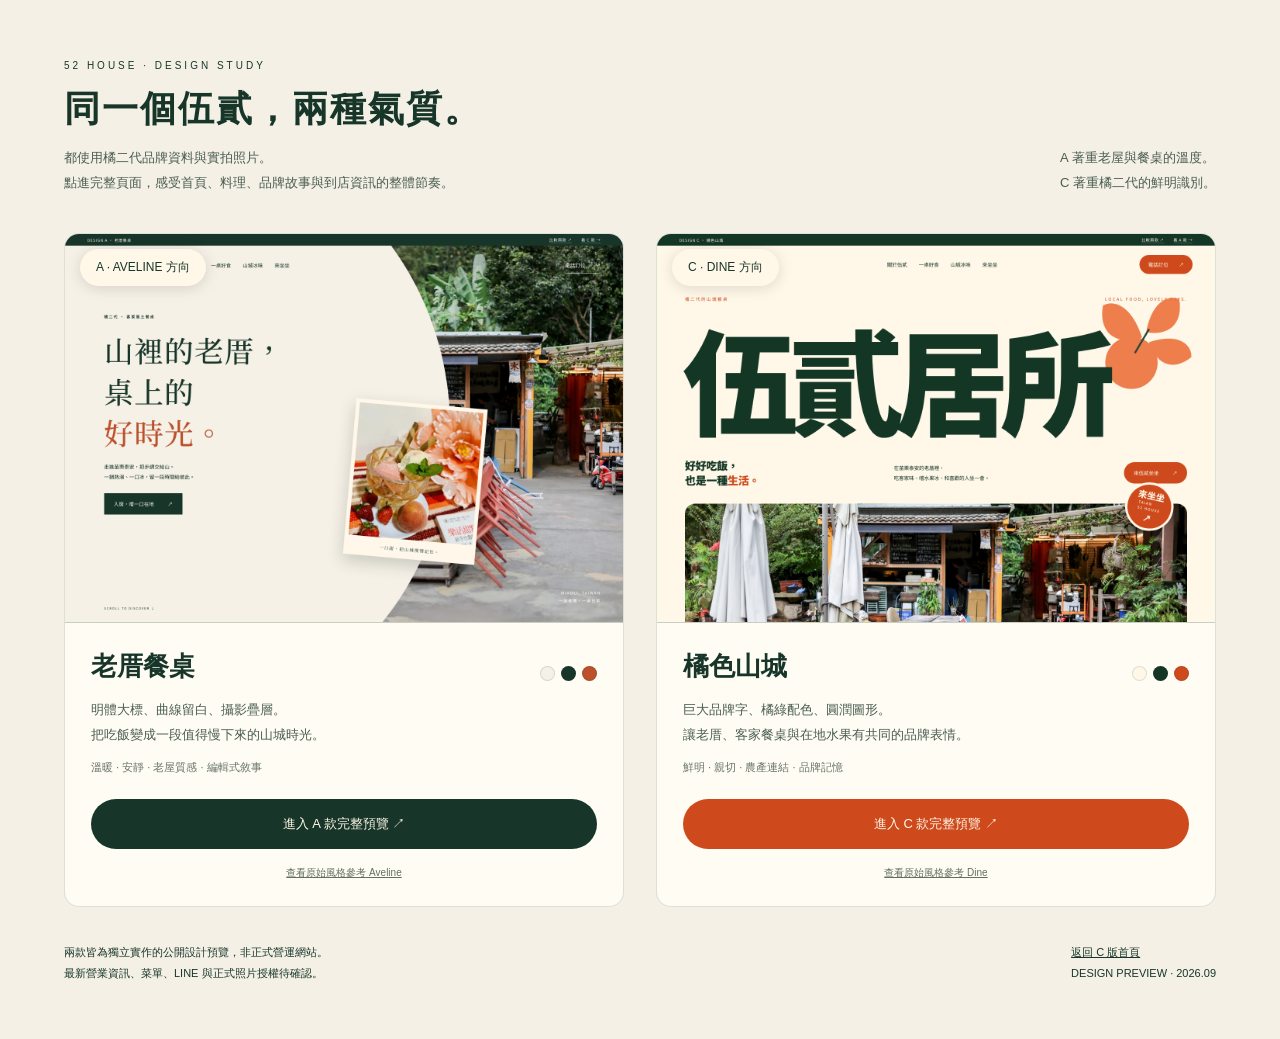
<file: compare/index.html>
<!doctype html><html lang="zh-Hant"><head><meta charset="utf-8"><meta name="viewport" content="width=device-width,initial-scale=1"><meta name="robots" content="noindex,nofollow"><title>伍貳居所 · A / C 設計比較</title><style>*{box-sizing:border-box}body{margin:0;background:#f4f0e6;color:#173629;font-family:-apple-system,'Noto Sans TC',sans-serif}main{max-width:1440px;margin:auto;padding:55px 5%}header{display:flex;justify-content:space-between;align-items:end;gap:30px;margin-bottom:38px}small{font-size:10px;letter-spacing:3px}h1{font-size:36px;letter-spacing:2px;margin:12px 0}p{font-size:13px;line-height:1.9;margin:0;color:#4a5d50}a{color:inherit;text-decoration:none}.grid{display:grid;grid-template-columns:1fr 1fr;gap:32px}.card{background:#fffcf4;border:1px solid #17362925;border-radius:15px;overflow:hidden;transition:transform .25s}.card:hover{transform:translateY(-5px)}.preview{display:block;border-bottom:1px solid #17362925;background:#e8e6dc;position:relative}.preview img{display:block;width:100%;aspect-ratio:1440/1000;object-fit:cover}.badge{position:absolute;top:15px;left:15px;border-radius:30px;padding:10px 16px;background:#fff8e9;box-shadow:0 2px 15px #0002;font-size:12px}.content{padding:26px}.title{display:flex;align-items:center;justify-content:space-between;gap:20px}.title h2{font-size:26px;margin:0 0 14px}.palette{display:flex;gap:6px}.palette i{width:15px;height:15px;border-radius:50%;border:1px solid #17362922}.tags{font-size:11px;color:#69766a;margin:13px 0 24px}.button{display:block;padding:16px 22px;border-radius:100px;background:#173629;color:#fff8e9;font-size:13px;text-align:center}.c .button{background:#ce4a1c}.reference{display:block;text-align:center;text-decoration:underline;font-size:10px;margin:17px 0 0;color:#61705f}footer{display:flex;gap:30px;justify-content:space-between;margin-top:35px;font-size:11px;line-height:1.9}footer a{text-decoration:underline}a:focus-visible{outline:3px solid #ce4a1c;outline-offset:4px}@media(max-width:700px){main{padding:35px 5%}header{display:block}h1{font-size:29px}header p{margin-top:20px}.grid{grid-template-columns:1fr;gap:28px}.content{padding:23px}.title h2{font-size:25px}footer{display:block}footer>div{margin-bottom:12px}}</style></head><body><main><header><div><small>52 HOUSE · DESIGN STUDY</small><h1>同一個伍貳，兩種氣質。</h1><p>都使用橘二代品牌資料與實拍照片。<br>點進完整頁面，感受首頁、料理、品牌故事與到店資訊的整體節奏。</p></div><p>A 著重老屋與餐桌的溫度。<br>C 著重橘二代的鮮明識別。</p></header><div class="grid"><article class="card a"><a class="preview" href="../a/" aria-label="開啟 A 款完整網站"><img src="../previews/a-1440-hero.png" alt="A 款實際畫面：弧形留白、老厝庭院與甜點照片疊層"><span class="badge">A · AVELINE 方向</span></a><div class="content"><div class="title"><h2>老厝餐桌</h2><div class="palette" aria-label="暖白、深綠、銅橘"><i style="background:#f6f1e7"></i><i style="background:#173629"></i><i style="background:#bb502b"></i></div></div><p>明體大標、曲線留白、攝影疊層。<br>把吃飯變成一段值得慢下來的山城時光。</p><div class="tags">溫暖 · 安靜 · 老屋質感 · 編輯式敘事</div><a class="button" href="../a/">進入 A 款完整預覽 ↗</a><a class="reference" href="https://aveline.framer.ai/" target="_blank" rel="noopener">查看原始風格參考 Aveline</a></div></article><article class="card c"><a class="preview" href="../c/" aria-label="開啟 C 款完整網站"><img src="../previews/c-1440-hero.png" alt="C 款實際畫面：大字伍貳居所、原創橘葉圖形、橘綠色彩"><span class="badge">C · DINE 方向</span></a><div class="content"><div class="title"><h2>橘色山城</h2><div class="palette" aria-label="奶油、深綠、橘色"><i style="background:#fff8e9"></i><i style="background:#143625"></i><i style="background:#ce4a1c"></i></div></div><p>巨大品牌字、橘綠配色、圓潤圖形。<br>讓老厝、客家餐桌與在地水果有共同的品牌表情。</p><div class="tags">鮮明 · 親切 · 農產連結 · 品牌記憶</div><a class="button" href="../c/">進入 C 款完整預覽 ↗</a><a class="reference" href="https://dine.framer.website/" target="_blank" rel="noopener">查看原始風格參考 Dine</a></div></article></div><footer><div>兩款皆為獨立實作的公開設計預覽，非正式營運網站。<br>最新營業資訊、菜單、LINE 與正式照片授權待確認。</div><div><a href="../">返回 C 版首頁</a><br>DESIGN PREVIEW · 2026.09</div></footer></main></body></html>
</file>
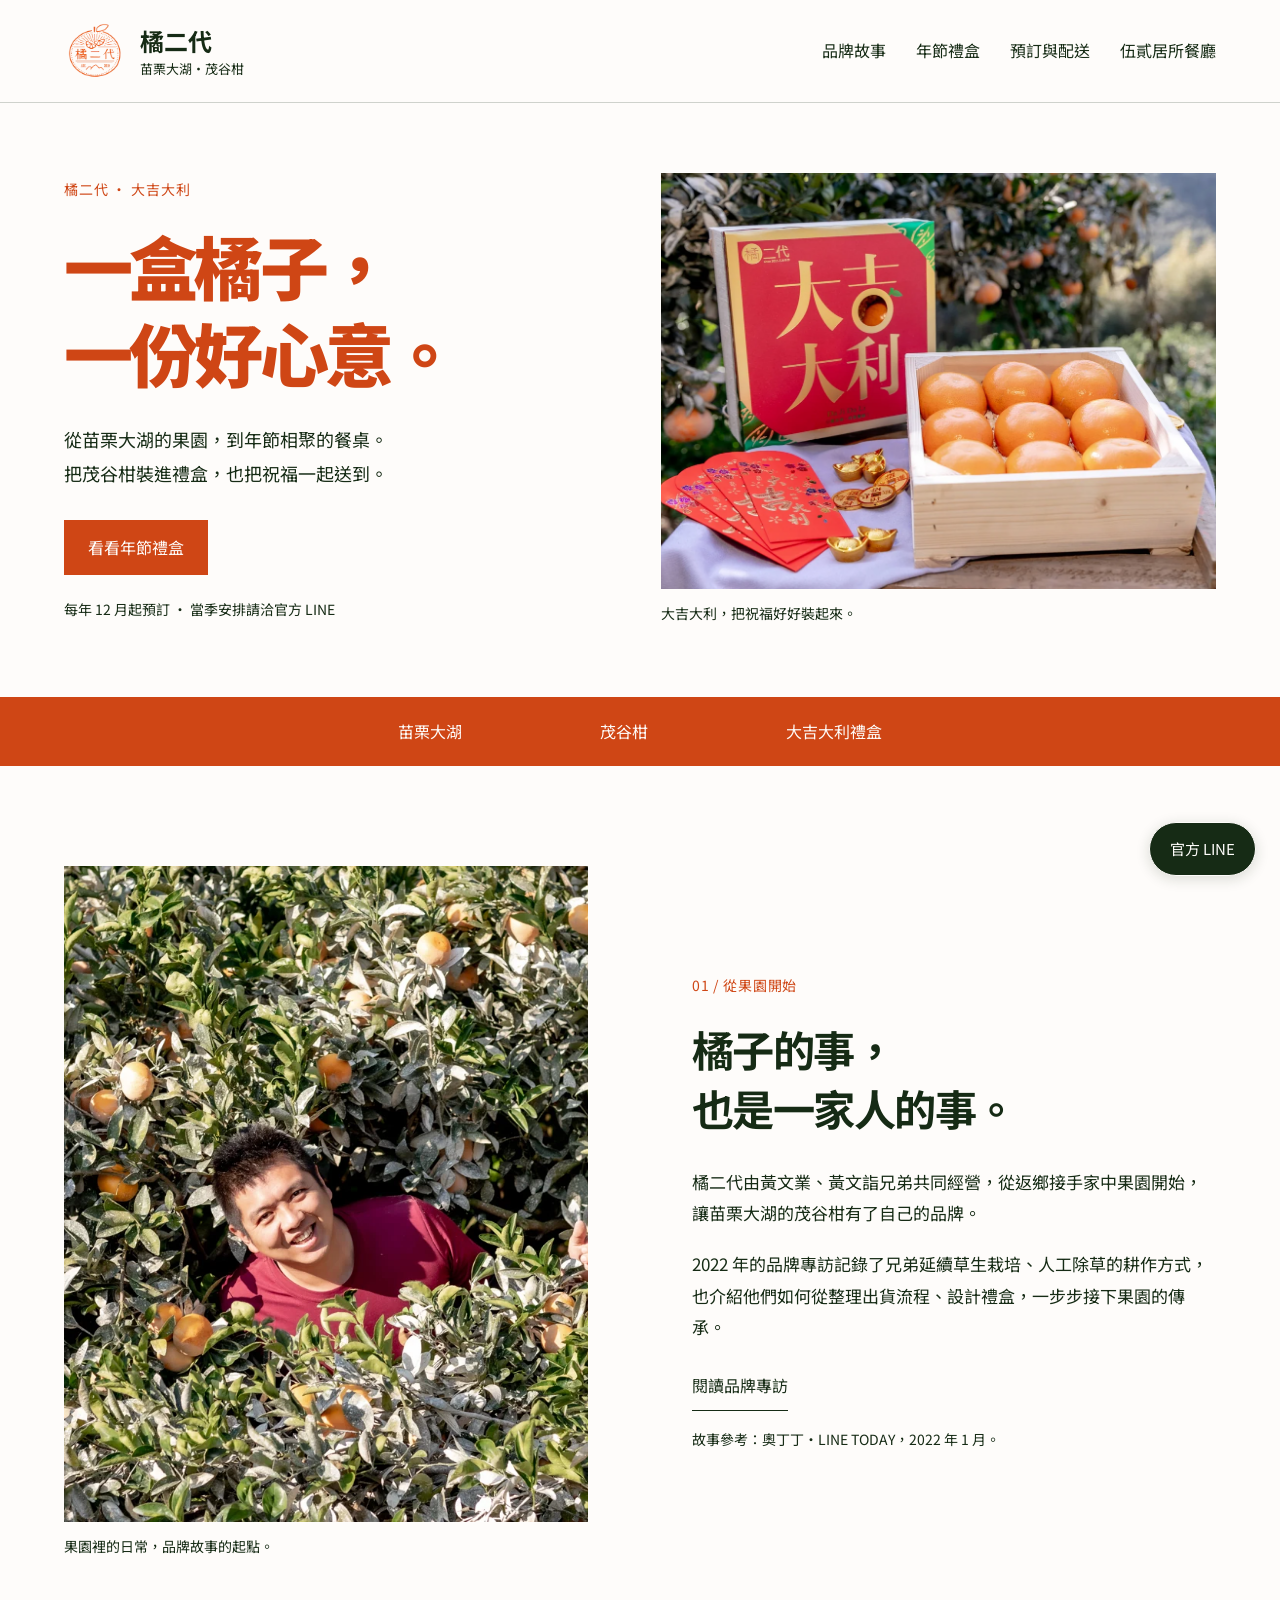
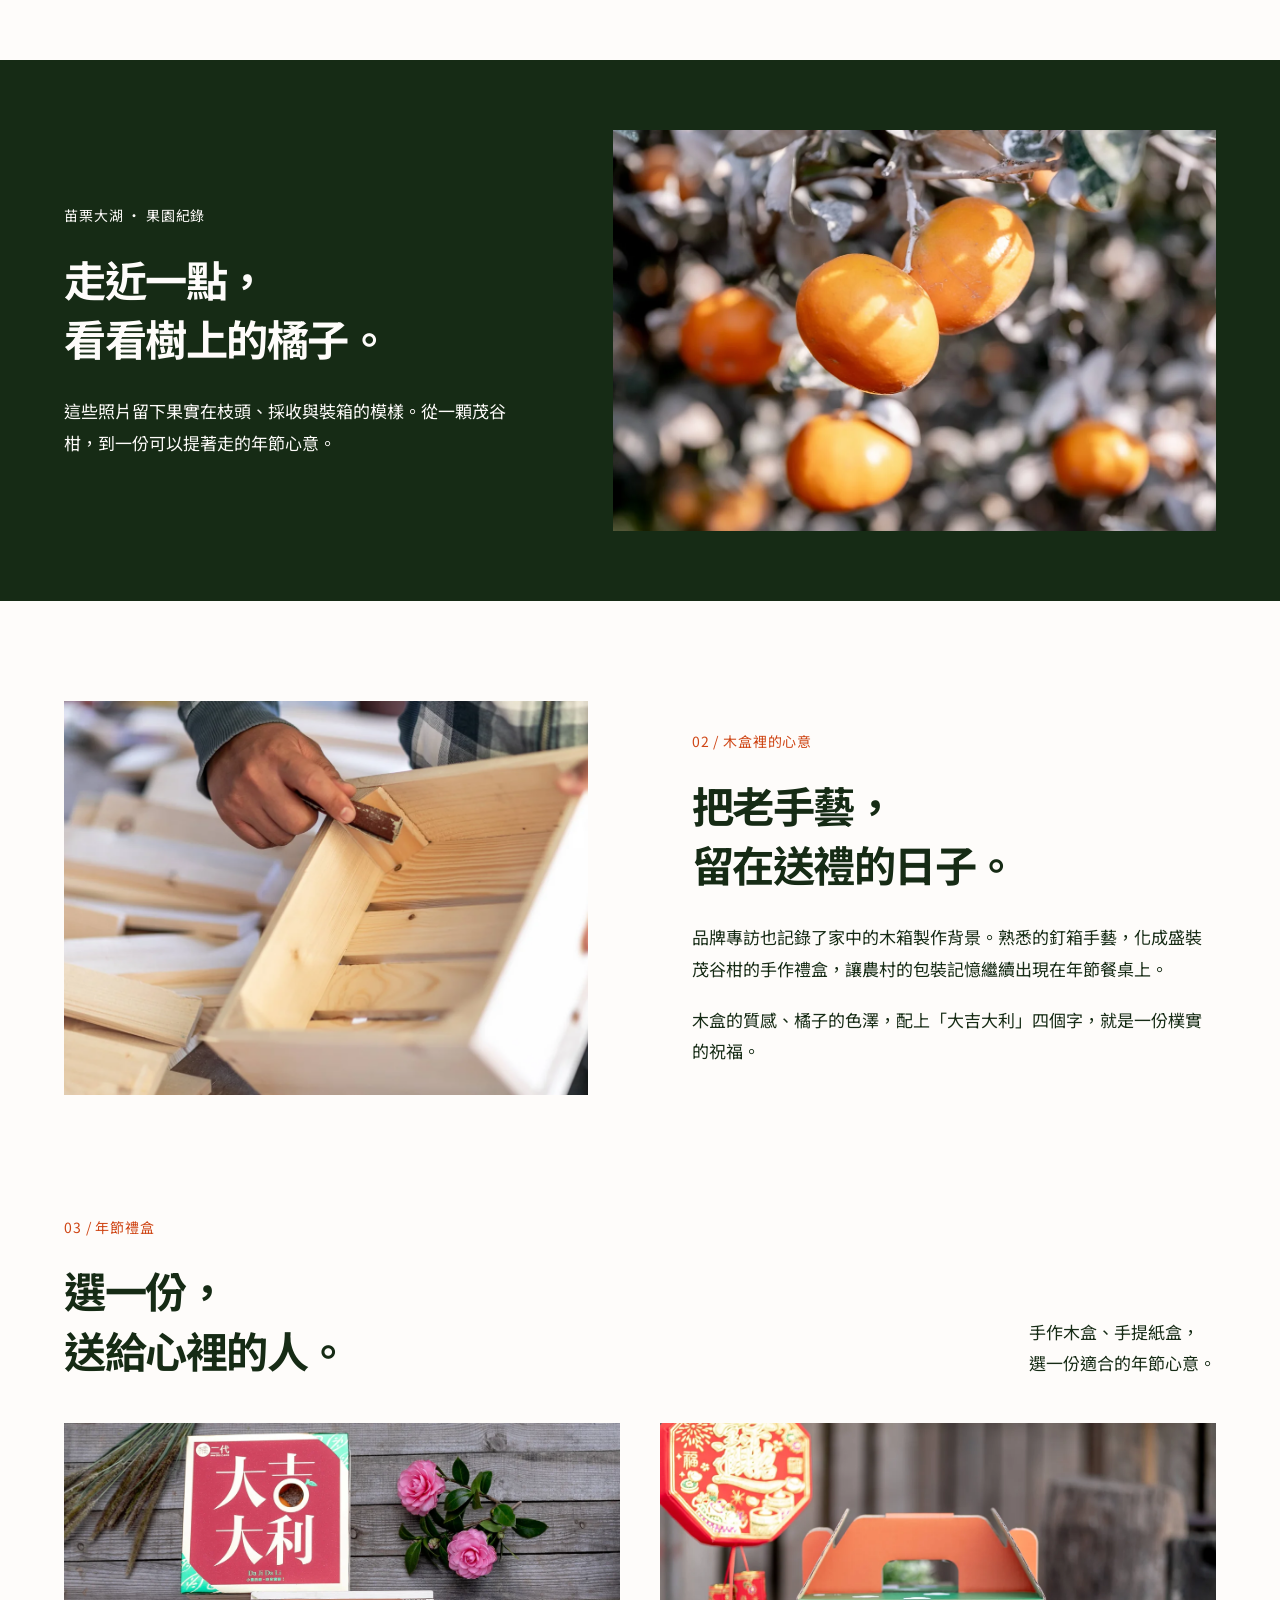
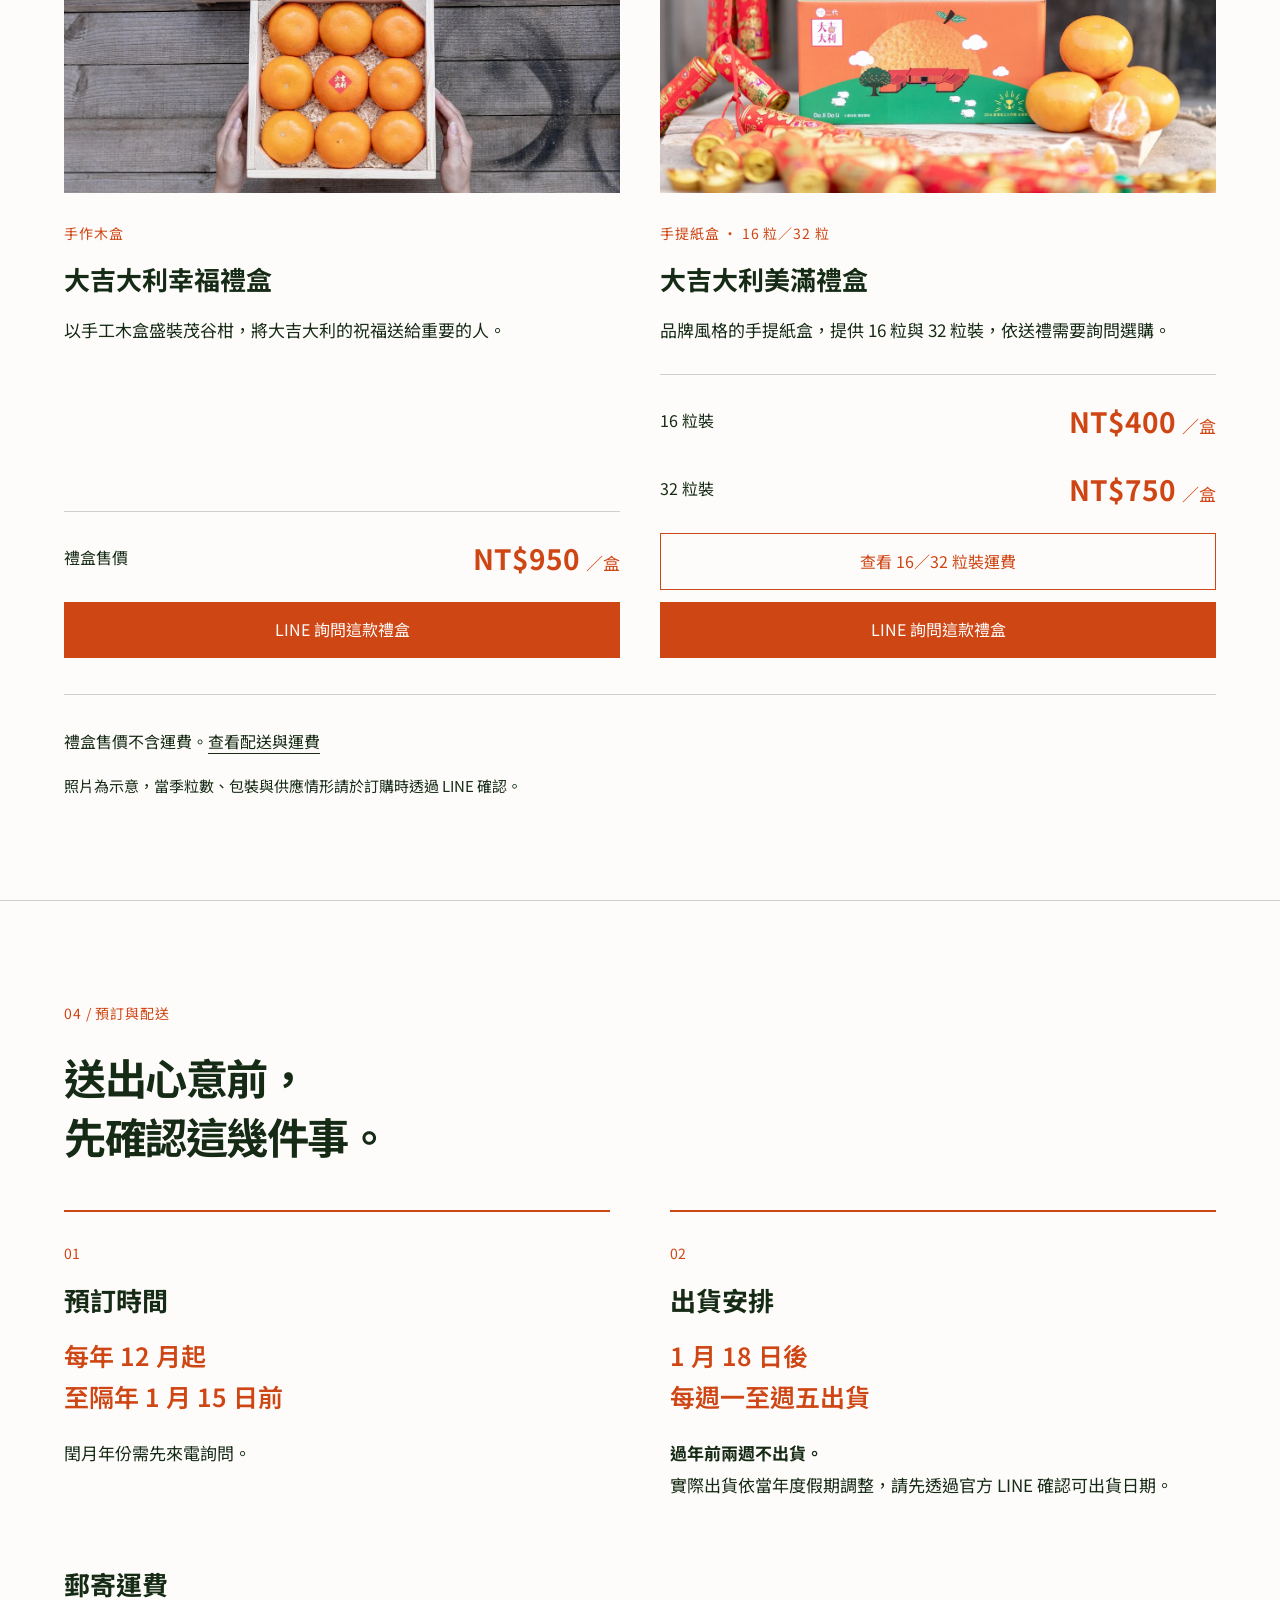
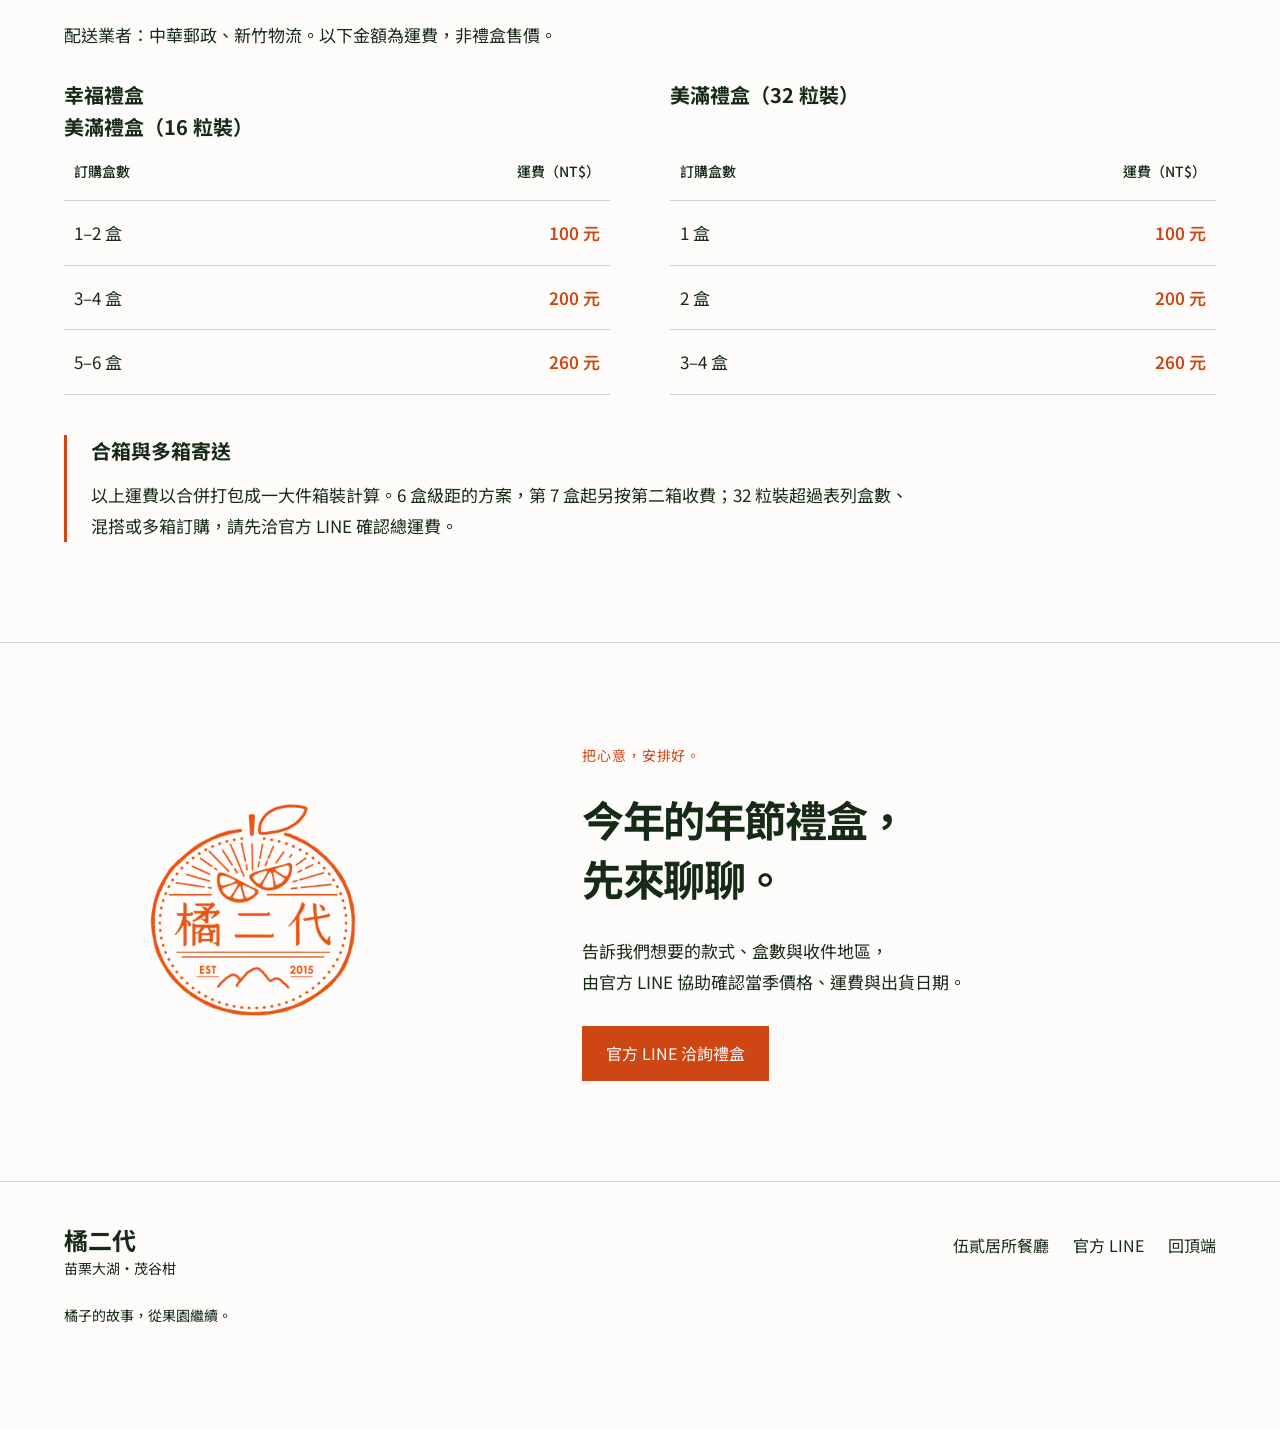
<file: oranges/index.html>
<!doctype html><html lang="zh-Hant" id="top"><head><meta charset="utf-8"><meta name="viewport" content="width=device-width,initial-scale=1"><meta name="robots" content="noindex,nofollow"><meta name="theme-color" content="#cf4615"><title>橘二代｜苗栗大湖茂谷柑・年節禮盒與品牌故事</title><meta name="description" content="認識橘二代的苗栗大湖果園與手作木盒故事，查看大吉大利幸福、美滿禮盒的預訂時間、運費及出貨須知。年節禮盒請透過官方LINE洽詢。"><link rel="icon" href="/v2/c/favicon.svg"><link rel="stylesheet" href="/oranges/style.css?v=20261007-shipping-link"></head><body>
<a class="skip" href="#main">跳至主要內容</a><header class="site-header"><a class="brand" href="/oranges/" aria-label="橘二代品牌頁"><img src="/oranges/assets/logo-320.webp" width="561" height="586" alt="橘二代"><span>橘二代<small>苗栗大湖・茂谷柑</small></span></a><nav id="navigation" aria-label="主要導覽"><a href="#story">品牌故事</a><a href="#gifts">年節禮盒</a><a href="#shipping">預訂與配送</a><a href="/">伍貳居所餐廳</a></nav><button class="menu-toggle" aria-label="開啟導覽" aria-expanded="false" aria-controls="navigation"><span></span><span></span><span></span></button></header>
<main id="main"><section class="orange-hero wrap"><div class="hero-copy"><p class="eyebrow">橘二代 · 大吉大利</p><h1>一盒橘子，<br>一份好心意。</h1><p class="lead">從苗栗大湖的果園，到年節相聚的餐桌。<br>把茂谷柑裝進禮盒，也把祝福一起送到。</p><a class="button" href="#gifts">看看年節禮盒</a><p class="hero-note">每年 12 月起預訂 · 當季安排請洽官方 LINE</p></div><figure class="hero-photo"><img src="/oranges/assets/hero-1280.webp" srcset="/oranges/assets/hero-640.webp 640w, /oranges/assets/hero-1280.webp 1280w" sizes="(max-width:700px) 100vw, 55vw" width="1280" height="853" alt="大吉大利手作木盒、茂谷柑與年節佈置" fetchpriority="high" decoding="async"><figcaption>大吉大利，把祝福好好裝起來。</figcaption></figure></section>
<div class="chapter-strip"><span>苗栗大湖</span><span>茂谷柑</span><span>大吉大利禮盒</span></div>
<section id="story" class="wrap story-grid section"><figure><img src="/oranges/assets/grower-1280.webp" srcset="/oranges/assets/grower-640.webp 640w, /oranges/assets/grower-1280.webp 1280w" sizes="(max-width:700px) 100vw, 55vw" width="1280" height="853" alt="果園裡的橘二代果農與結實的茂谷柑樹" loading="lazy" decoding="async"><figcaption>果園裡的日常，品牌故事的起點。</figcaption></figure><div class="story-copy"><p class="eyebrow">01 / 從果園開始</p><h2>橘子的事，<br>也是一家人的事。</h2><p>橘二代由黃文業、黃文詣兄弟共同經營，從返鄉接手家中果園開始，讓苗栗大湖的茂谷柑有了自己的品牌。</p><p>2022 年的品牌專訪記錄了兄弟延續草生栽培、人工除草的耕作方式，也介紹他們如何從整理出貨流程、設計禮盒，一步步接下果園的傳承。</p><a class="text-link" href="https://today.line.me/tw/v3/article/vXYRPy3" target="_blank" rel="noopener">閱讀品牌專訪</a><p class="source">故事參考：奧丁丁・LINE TODAY，2022 年 1 月。</p></div></section>
<section class="orchard-section"><div class="wrap orchard-grid"><div><p class="eyebrow">苗栗大湖 · 果園紀錄</p><h2>走近一點，<br>看看樹上的橘子。</h2><p>這些照片留下果實在枝頭、採收與裝箱的模樣。從一顆茂谷柑，到一份可以提著走的年節心意。</p></div><figure><img src="/oranges/assets/orchard-1280.webp" srcset="/oranges/assets/orchard-640.webp 640w, /oranges/assets/orchard-1280.webp 1280w" sizes="(max-width:700px) 100vw, 55vw" width="1280" height="853" alt="枝頭上成熟的橘色茂谷柑" loading="lazy" decoding="async"></figure></div></section>
<section class="wrap craft-grid section"><figure><img src="/oranges/assets/craft-1280.webp" srcset="/oranges/assets/craft-640.webp 640w, /oranges/assets/craft-1280.webp 1280w" sizes="(max-width:700px) 100vw, 55vw" width="1280" height="853" alt="手工組裝禮盒木箱的細節" loading="lazy" decoding="async"></figure><div><p class="eyebrow">02 / 木盒裡的心意</p><h2>把老手藝，<br>留在送禮的日子。</h2><p>品牌專訪也記錄了家中的木箱製作背景。熟悉的釘箱手藝，化成盛裝茂谷柑的手作禮盒，讓農村的包裝記憶繼續出現在年節餐桌上。</p><p>木盒的質感、橘子的色澤，配上「大吉大利」四個字，就是一份樸實的祝福。</p></div></section>
<section id="gifts" class="wrap section gifts-section"><div class="section-heading"><div><p class="eyebrow">03 / 年節禮盒</p><h2>選一份，<br>送給心裡的人。</h2></div><p>手作木盒、手提紙盒，<br>選一份適合的年節心意。</p></div><div class="gift-grid"><article><img src="/oranges/assets/wood-box-1280.webp" srcset="/oranges/assets/wood-box-640.webp 640w, /oranges/assets/wood-box-1280.webp 1280w" sizes="(max-width:700px) 100vw, 55vw" width="1280" height="853" alt="大吉大利幸福禮盒木盒款示意，實際內容依當季確認" loading="lazy" decoding="async"><div class="gift-copy"><p class="eyebrow">手作木盒</p><h3>大吉大利幸福禮盒</h3><p>以手工木盒盛裝茂谷柑，將大吉大利的祝福送給重要的人。</p><div class="gift-purchase"><div class="price-row"><span class="price-label">禮盒售價</span><p class="gift-price">NT$950 <span>／盒</span></p></div><a class="button" href="https://lin.ee/qrXVp1U" target="_blank" rel="noopener">LINE 詢問這款禮盒</a></div></div></article><article><img src="/oranges/assets/paper-box-1280.webp" srcset="/oranges/assets/paper-box-640.webp 640w, /oranges/assets/paper-box-1280.webp 1280w" sizes="(max-width:700px) 100vw, 55vw" width="1280" height="853" alt="大吉大利美滿禮盒品牌手提紙盒款示意" loading="lazy" decoding="async"><div class="gift-copy"><p class="eyebrow">手提紙盒 · 16 粒／32 粒</p><h3>大吉大利美滿禮盒</h3><p>品牌風格的手提紙盒，提供 16 粒與 32 粒裝，依送禮需要詢問選購。</p><div class="gift-purchase"><div class="price-row"><span class="price-label">16 粒裝</span><p class="gift-price">NT$400 <span>／盒</span></p></div><div class="price-row"><span class="price-label">32 粒裝</span><p class="gift-price">NT$750 <span>／盒</span></p></div><a class="button button-outline" href="#shipping-rates">查看 16／32 粒裝運費</a><a class="button" href="https://lin.ee/qrXVp1U" target="_blank" rel="noopener">LINE 詢問這款禮盒</a></div></div></article></div><div class="gift-notes"><p>禮盒售價不含運費。<a href="#shipping">查看配送與運費</a></p><p class="image-note">照片為示意，當季粒數、包裝與供應情形請於訂購時透過 LINE 確認。</p></div></section>
<section id="shipping" class="shipping-section"><div class="wrap section"><p class="eyebrow">04 / 預訂與配送</p><h2>送出心意前，<br>先確認這幾件事。</h2><div class="schedule-grid"><article><span class="step">01</span><h3>預訂時間</h3><p class="date">每年 12 月起<br>至隔年 1 月 15 日前</p><p>閏月年份需先來電詢問。</p></article><article><span class="step">02</span><h3>出貨安排</h3><p class="date">1 月 18 日後<br>每週一至週五出貨</p><p><strong>過年前兩週不出貨。</strong><br>實際出貨依當年度假期調整，請先透過官方 LINE 確認可出貨日期。</p></article></div><div class="shipping-heading" id="shipping-rates"><h3>郵寄運費</h3><p>配送業者：中華郵政、新竹物流。以下金額為運費，非禮盒售價。</p></div><div class="rate-grid"><article><h4>幸福禮盒<br>美滿禮盒（16 粒裝）</h4><table><caption class="sr-only">幸福禮盒與16粒美滿禮盒運費</caption><thead><tr><th scope="col">訂購盒數</th><th scope="col">運費（NT$）</th></tr></thead><tbody><tr><th scope="row">1–2 盒</th><td>100 元</td></tr><tr><th scope="row">3–4 盒</th><td>200 元</td></tr><tr><th scope="row">5–6 盒</th><td>260 元</td></tr></tbody></table></article><article><h4>美滿禮盒（32 粒裝）</h4><table><caption class="sr-only">32粒美滿禮盒運費</caption><thead><tr><th scope="col">訂購盒數</th><th scope="col">運費（NT$）</th></tr></thead><tbody><tr><th scope="row">1 盒</th><td>100 元</td></tr><tr><th scope="row">2 盒</th><td>200 元</td></tr><tr><th scope="row">3–4 盒</th><td>260 元</td></tr></tbody></table></article></div><div class="packing-note"><h4>合箱與多箱寄送</h4><p>以上運費以合併打包成一大件箱裝計算。6 盒級距的方案，第 7 盒起另按第二箱收費；32 粒裝超過表列盒數、混搭或多箱訂購，請先洽官方 LINE 確認總運費。</p></div></div></section>
<section class="wrap order-section section"><img src="/oranges/assets/logo-320.webp" width="561" height="586" alt="橘二代品牌標誌" loading="lazy"><div><p class="eyebrow">把心意，安排好。</p><h2>今年的年節禮盒，<br>先來聊聊。</h2><p>告訴我們想要的款式、盒數與收件地區，<br>由官方 LINE 協助確認當季價格、運費與出貨日期。</p><a class="button" href="https://lin.ee/qrXVp1U" target="_blank" rel="noopener">官方 LINE 洽詢禮盒</a></div></section>
</main><footer class="wrap"><a class="brand footer-brand" href="/oranges/">橘二代<span>苗栗大湖・茂谷柑</span></a><div><a href="/">伍貳居所餐廳</a><a href="https://lin.ee/qrXVp1U" target="_blank" rel="noopener">官方 LINE</a><a href="#top">回頂端</a></div><p>橘子的故事，從果園繼續。</p></footer><a class="line-float" href="https://lin.ee/qrXVp1U" target="_blank" rel="noopener" aria-label="開啟官方LINE洽詢禮盒（另開視窗）">官方 LINE</a><script src="/v2/shared.js"></script><script src="/v2/c/motion.js"></script></body></html>
</file>
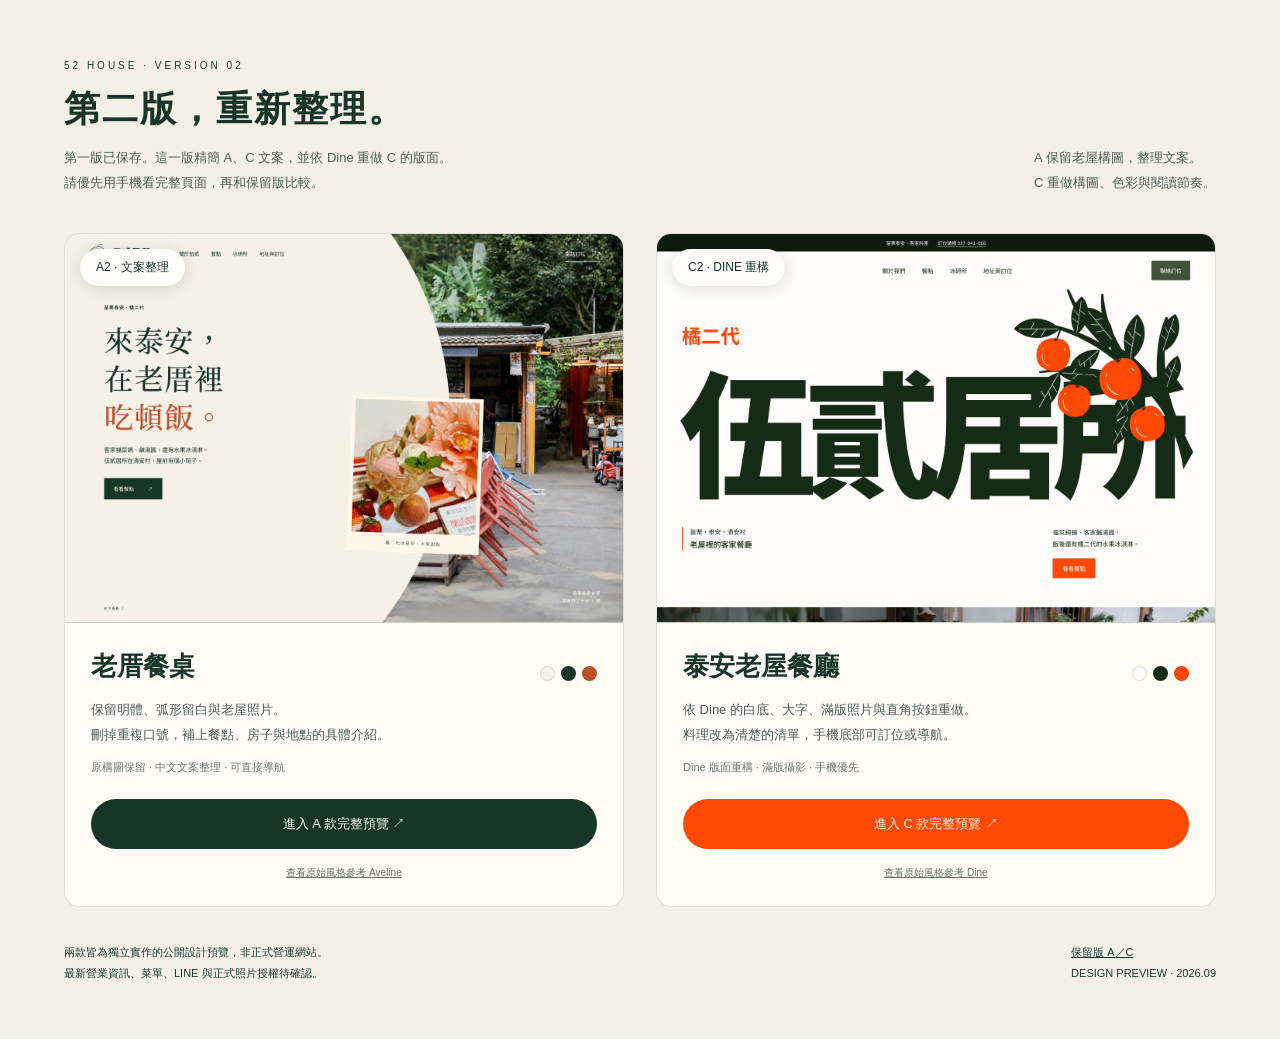
<file: v2/index.html>
<!doctype html><html lang="zh-Hant"><head><meta charset="utf-8"><meta name="robots" content="noindex,nofollow"><meta http-equiv="refresh" content="0;url=compare/"><title>伍貳居所新版</title></head><body><a href="compare/">查看新版 A／C</a></body></html>
</file>
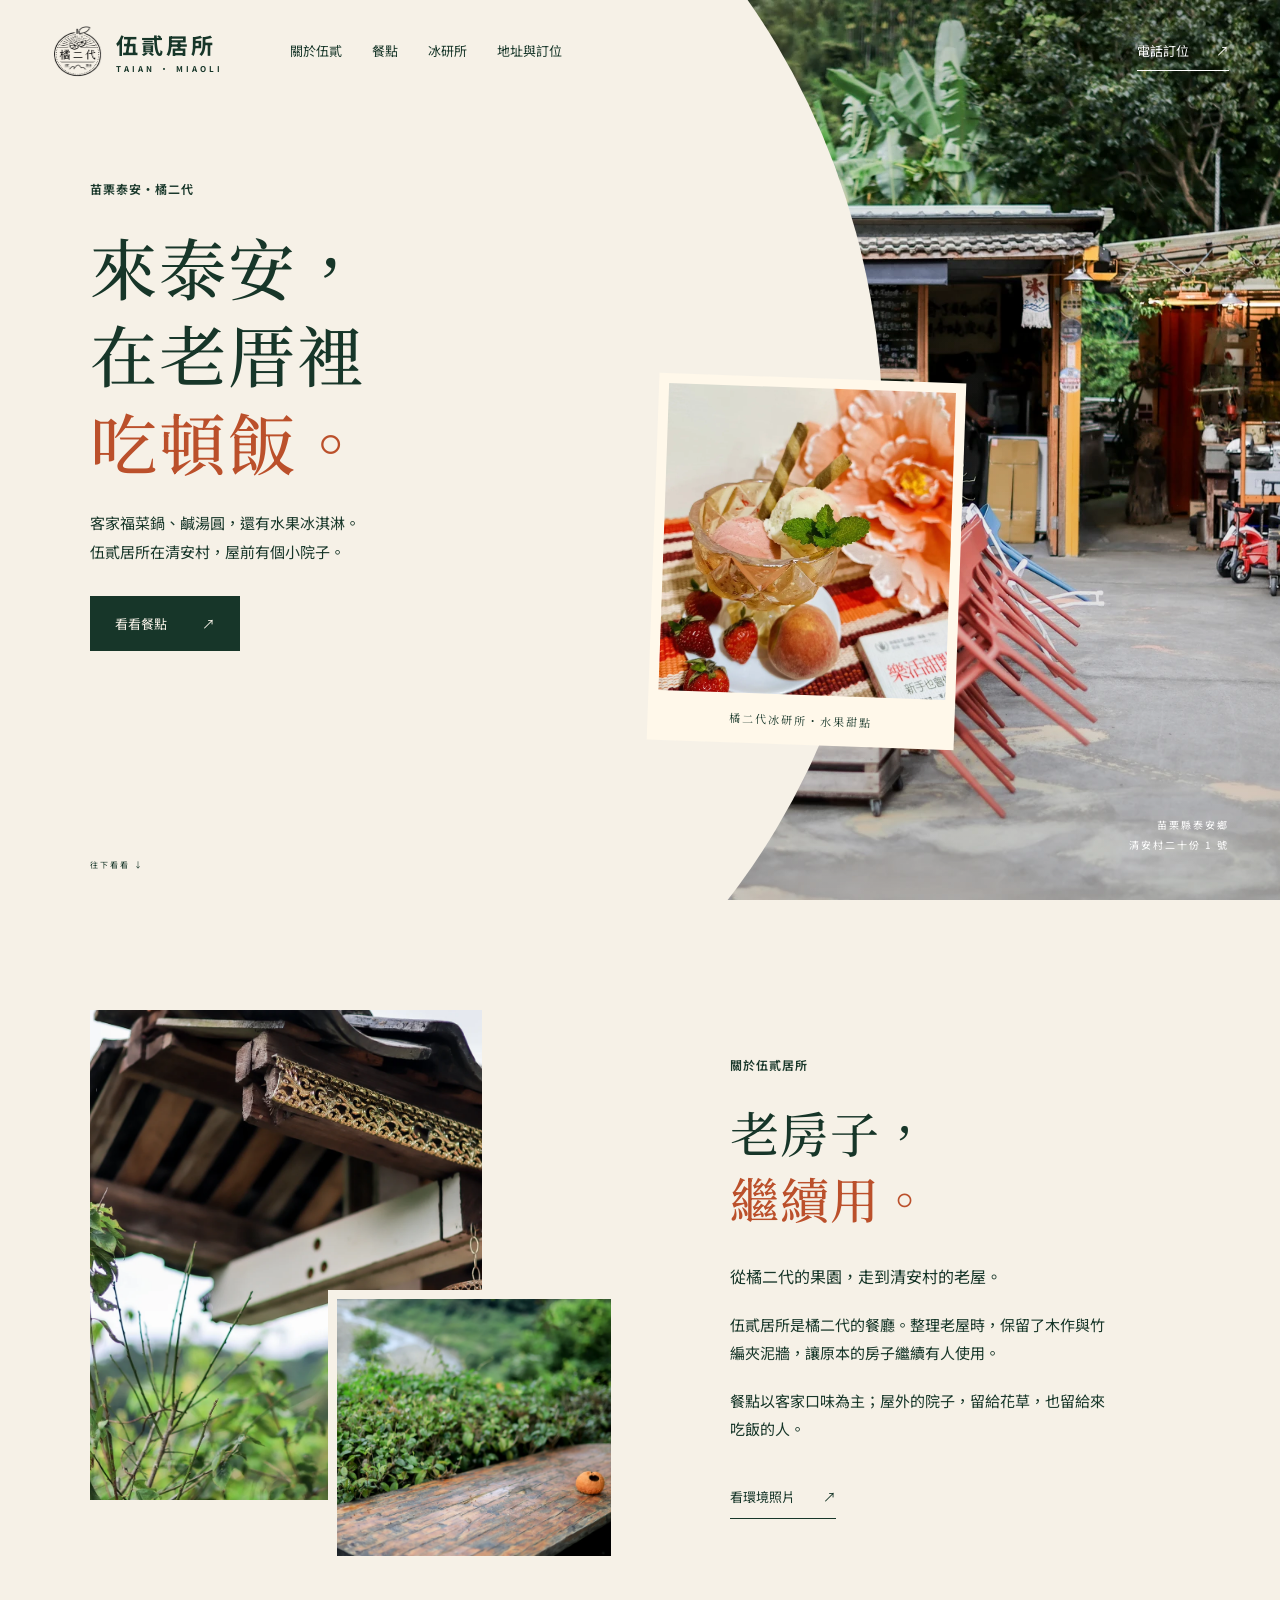
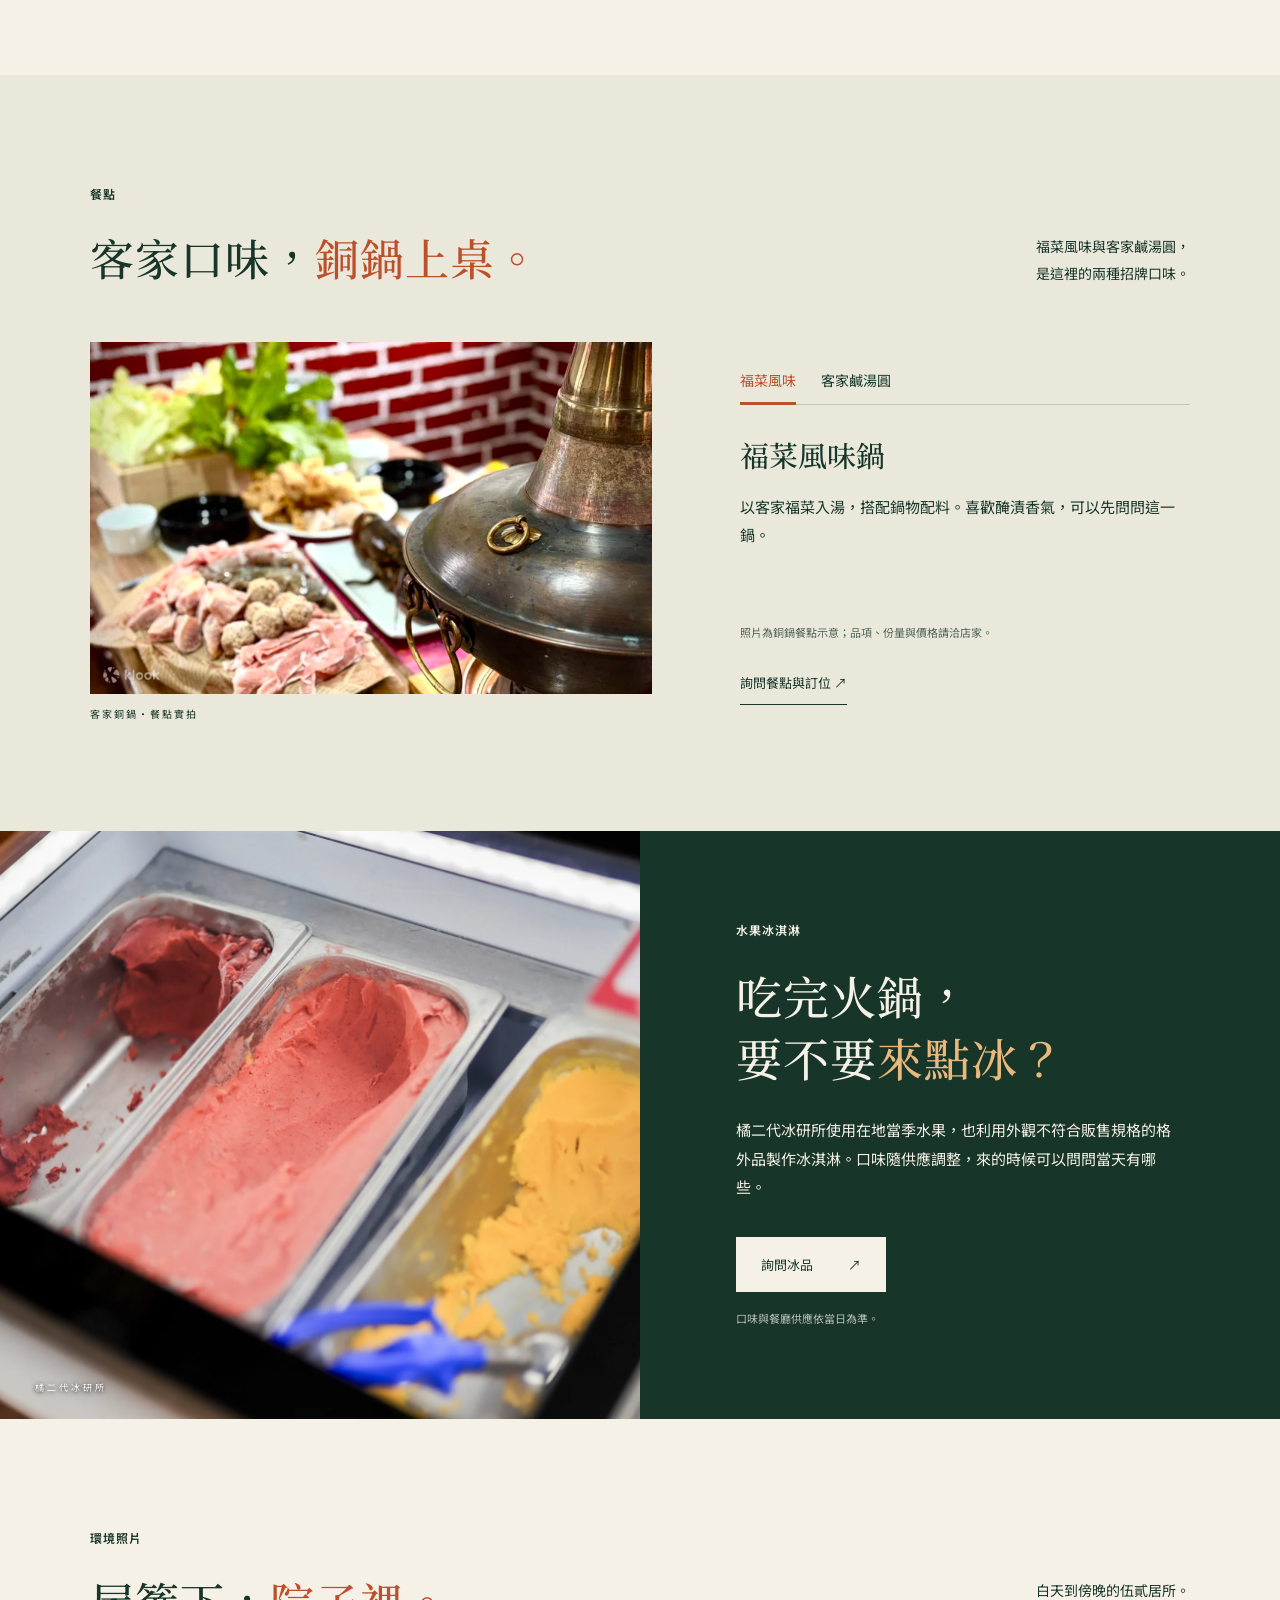
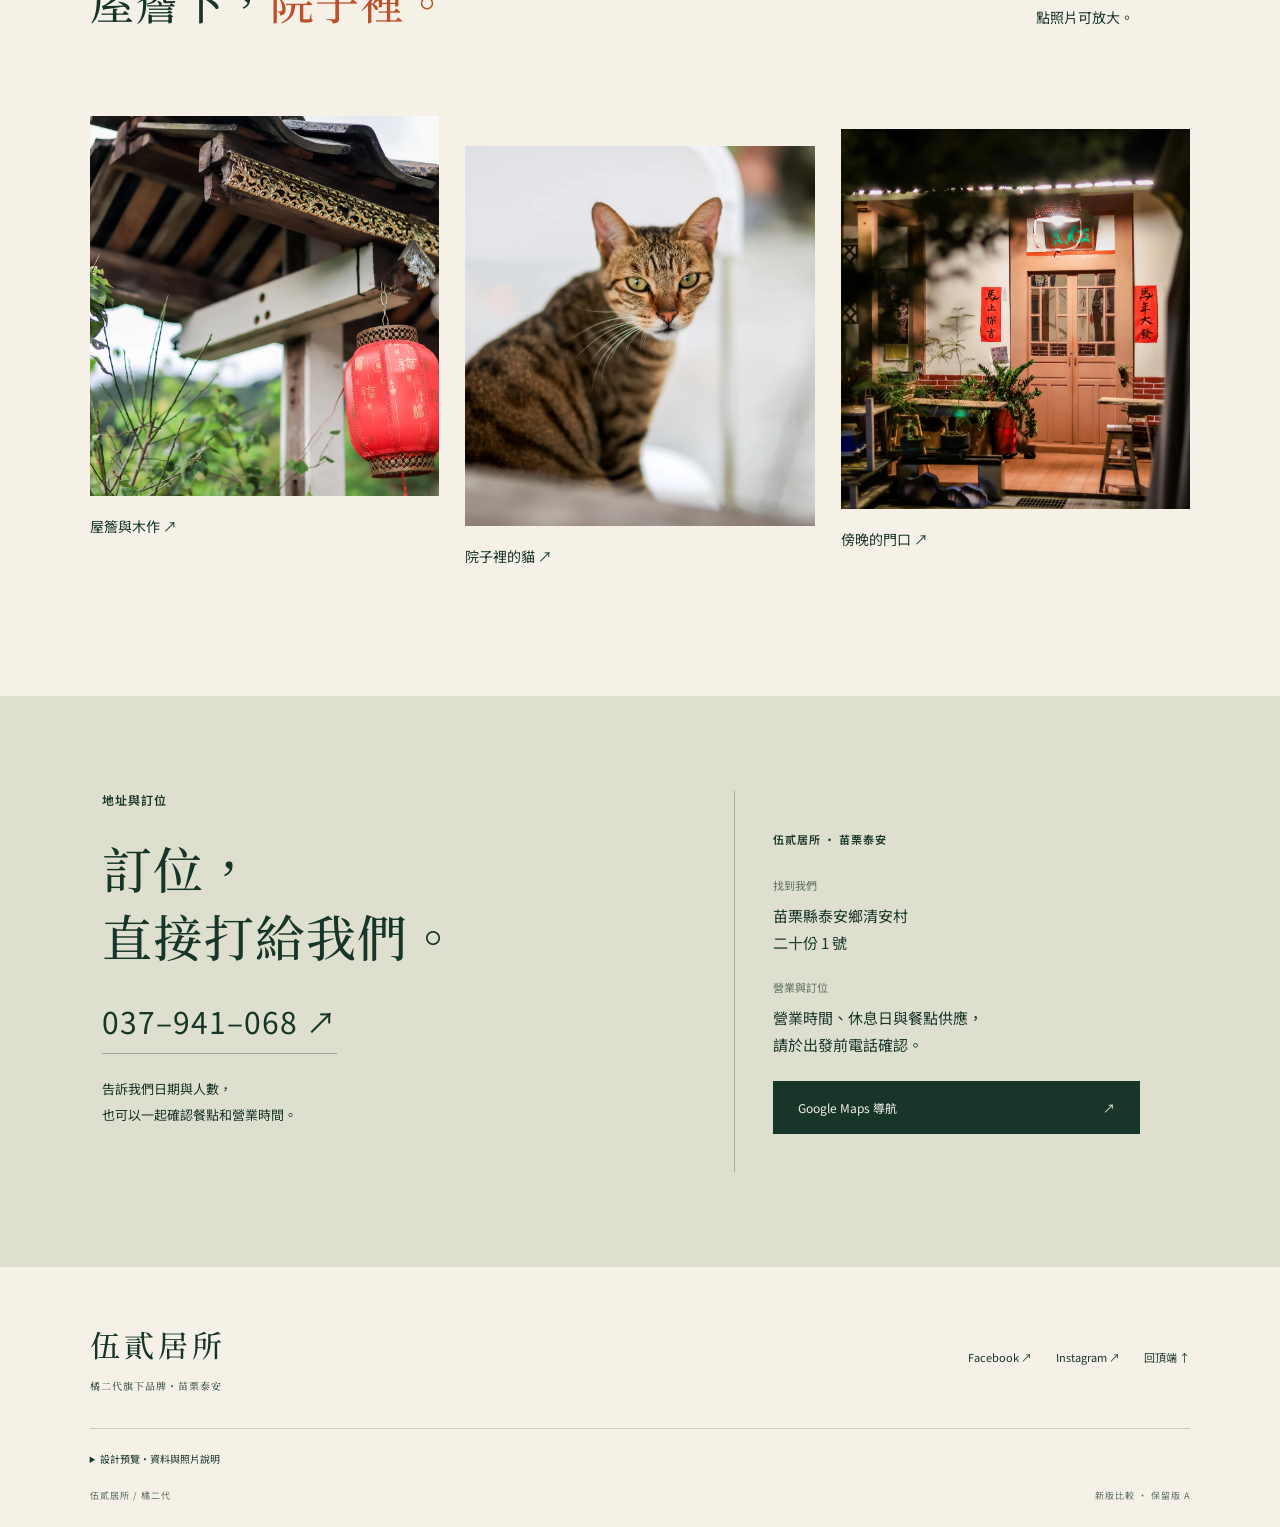
<file: v2/a/index.html>
<!doctype html><html lang="zh-Hant"><head><meta charset="utf-8"><meta name="viewport" content="width=device-width, initial-scale=1"><meta name="robots" content="noindex,nofollow"><meta name="theme-color" content="#173629"><title>伍貳居所｜泰安老屋・客家銅鍋</title><link rel="stylesheet" href="../shared.css"><link rel="stylesheet" href="style.css"></head><body class="version-a"><a class="skip" href="#main">跳至主要內容</a><header class="site-header"><a class="brand" href="#main"><img src="../../brand-assets/orange-logo.png" alt="橘二代"><span>伍貳居所<small>TAIAN · MIAOLI</small></span></a><nav aria-label="主要導覽"><a href="#story">關於伍貳</a><a href="#food">餐點</a><a href="#ice">冰研所</a><a href="#visit">地址與訂位</a></nav><a class="nav-book" href="tel:037941068">電話訂位 <span>↗</span></a><button class="menu-toggle" aria-label="開啟導覽" aria-expanded="false">☰</button></header><main id="main">
<section class="hero"><div class="hero-scene"><img class="" src="../../brand-assets/garden.webp" alt="伍貳居所庭院，綠樹、陽傘與老屋" fetchpriority="high"></div><div class="hero-cream"></div><div class="hero-copy"><span class="eyebrow">苗栗泰安・橘二代</span><h1>來泰安，<br>在老厝裡<br><em>吃頓飯。</em></h1><p>客家福菜鍋、鹹湯圓，還有水果冰淇淋。<br>伍貳居所在清安村，屋前有個小院子。</p><a class="button" href="#food">看看餐點 <span>↗</span></a></div><figure class="hero-inset"><img class="" src="../../brand-assets/dessert.webp" alt="花草間的一杯水果甜點" fetchpriority="high"><figcaption>橘二代冰研所・水果甜點</figcaption></figure><div class="hero-coordinate">苗栗縣泰安鄉<br>清安村二十份 1 號</div><a class="scroll-cue" href="#story">往下看看 ↓</a></section>
<section id="story" class="story section"><div class="story-images"><img class="story-tall" src="../../brand-assets/house-detail.webp" alt="伍貳居所屋簷與紅燈籠" loading="lazy"><img class="story-small" src="../../brand-assets/orange-bench.webp" alt="庭院木椅上的橘子" loading="lazy"><span class="image-tag">老屋一角</span></div><div class="story-copy"><span class="eyebrow">關於伍貳居所</span><h2>老房子，<br><span>繼續用。</span></h2><p class="lead">從橘二代的果園，走到清安村的老屋。</p><p>伍貳居所是橘二代的餐廳。整理老屋時，保留了木作與竹編夾泥牆，讓原本的房子繼續有人使用。</p><p>餐點以客家口味為主；屋外的院子，留給花草，也留給來吃飯的人。</p><a class="text-link" href="#moments">看環境照片 <span>↗</span></a></div></section>
<section id="food" class="food section"><div class="section-heading"><div><span class="eyebrow">餐點</span><h2>客家口味，<em>銅鍋上桌。</em></h2></div><p>福菜風味與客家鹹湯圓，<br>是這裡的兩種招牌口味。</p></div><div class="food-layout"><div class="food-photo"><img src="../../assets/lpgxgohvcxycmftrteom.webp" alt="伍貳居所銅鍋與肉品蔬菜，Klook 實拍" loading="lazy"><span>客家銅鍋・餐點實拍</span></div><div class="food-detail"><div class="tabs" role="tablist" aria-label="客家餐點"><button role="tab" id="a-tab1" aria-selected="true" aria-controls="a-panel1" data-tab="a-panel1">福菜風味</button><button role="tab" id="a-tab2" aria-selected="false" aria-controls="a-panel2" data-tab="a-panel2" tabindex="-1">客家鹹湯圓</button></div><div id="a-panel1" role="tabpanel" aria-labelledby="a-tab1"><h3>福菜風味鍋</h3><p>以客家福菜入湯，搭配鍋物配料。喜歡醃漬香氣，可以先問問這一鍋。</p></div><div id="a-panel2" role="tabpanel" aria-labelledby="a-tab2" hidden><h3>客家鹹湯圓</h3><p>把客家鹹湯圓做成餐桌上的熱食。當日的配料與供應方式，可以在訂位時一起詢問。</p></div><p class="fine">照片為銅鍋餐點示意；品項、份量與價格請洽店家。</p><a class="text-link" href="tel:037941068">詢問餐點與訂位 ↗</a></div></div></section>
<section id="ice" class="ice"><div class="ice-visual"><img class="" src="../../brand-assets/gelato.webp" alt="冰研所展示櫃中的水果冰淇淋" loading="lazy"><span>橘二代冰研所</span></div><div class="ice-copy"><span class="eyebrow">水果冰淇淋</span><h2>吃完火鍋，<br>要不要<span>來點冰？</span></h2><p>橘二代冰研所使用在地當季水果，也利用外觀不符合販售規格的格外品製作冰淇淋。口味隨供應調整，來的時候可以問問當天有哪些。</p><a class="button pale" href="tel:037941068">詢問冰品 <span>↗</span></a><p class="fine">口味與餐廳供應依當日為準。</p></div></section>
<section id="moments" class="moments section"><div class="section-heading"><div><span class="eyebrow">環境照片</span><h2>屋簷下，<em>院子裡。</em></h2></div><p>白天到傍晚的伍貳居所。<br>點照片可放大。</p></div><div class="gallery"><button class="gallery-item" data-photo="../../brand-assets/house-detail.webp" data-caption="屋簷與木作" aria-label="放大：屋簷與木作"><img class="" src="../../brand-assets/house-detail.webp" alt="屋簷與木作" loading="lazy"><span>屋簷與木作 ↗</span></button><button class="gallery-item" data-photo="../../brand-assets/cat.webp" data-caption="院子裡的貓" aria-label="放大：院子裡的貓"><img class="" src="../../brand-assets/cat.webp" alt="院子裡的貓" loading="lazy"><span>院子裡的貓 ↗</span></button><button class="gallery-item" data-photo="../../brand-assets/night.webp" data-caption="傍晚的門口" aria-label="放大：傍晚的門口"><img class="" src="../../brand-assets/night.webp" alt="傍晚的門口" loading="lazy"><span>傍晚的門口 ↗</span></button></div></section><section id="visit" class="visit"><div class="visit-copy"><span class="eyebrow">地址與訂位</span><h2>訂位，<br>直接打給我們。</h2><a class="phone" href="tel:037941068">037–941–068 ↗</a><p>告訴我們日期與人數，<br>也可以一起確認餐點和營業時間。</p></div><div class="visit-card"><p class="eyebrow">伍貳居所 · 苗栗泰安</p><dl><dt>找到我們</dt><dd>苗栗縣泰安鄉清安村<br>二十份 1 號</dd><dt>營業與訂位</dt><dd>營業時間、休息日與餐點供應，<br>請於出發前電話確認。</dd></dl><a class="button" href="https://www.google.com/maps/search/?api=1&query=伍貳居所+苗栗縣泰安鄉清安村二十份1號" target="_blank" rel="noopener">Google Maps 導航 <span>↗</span></a></div></section></main><footer><div class="footer-main"><div class="footer-brand">伍貳居所<small>橘二代旗下品牌・苗栗泰安</small></div><div class="social"><a href="https://www.facebook.com/p/%E4%BC%8D%E8%B2%B3%E5%B1%85%E6%89%80-61569992565634/" target="_blank" rel="noopener">Facebook ↗</a><a href="https://www.instagram.com/52hungry.house/" target="_blank" rel="noopener">Instagram ↗</a><a href="#main">回頂端 ↑</a></div></div><details><summary>設計預覽・資料與照片說明</summary><p>本頁為公開設計預覽 prototype，非正式營運網站，文案為設計提案。品牌故事與主要照片來自提供的橘二代 Drive 素材；銅鍋照片來自 <a href="https://www.klook.com/zh-TW/activity/147607-fifty-two-house-restaurant/" target="_blank" rel="noopener">Klook</a>（保留浮水印）。正式發布前須確認照片使用權、最新菜單、營業時間及官方 LINE。IG 帳號依提供素材確認。冰研所另有清安村 59 號據點，本頁導航僅指向伍貳居所。</p></details><div class="footer-bottom"><span>伍貳居所 / 橘二代</span><span><a href="../compare/">新版比較</a> · <a href="../../a/">保留版 A</a></span></div></footer><div class="mobile-cta"><a href="tel:037941068">電話訂位 ↗</a><a class="map-cta" href="https://www.google.com/maps/search/?api=1&amp;query=伍貳居所+苗栗縣泰安鄉清安村二十份1號" target="_blank" rel="noopener">地圖導航 ↗</a></div><dialog id="line-dialog" aria-labelledby="line-title"><button class="dialog-close" aria-label="關閉視窗">×</button><span class="eyebrow">聯絡方式</span><h2 id="line-title">LINE 入口準備中</h2><p>目前請先電話詢問訂位與當日餐點。</p><a class="button" href="tel:037941068">撥打 037–941–068 ↗</a></dialog><dialog id="photo-dialog" aria-label="照片大圖"><button class="dialog-close" aria-label="關閉照片">×</button><img alt=""><p></p></dialog><script src="../shared.js"></script></body></html>
</file>
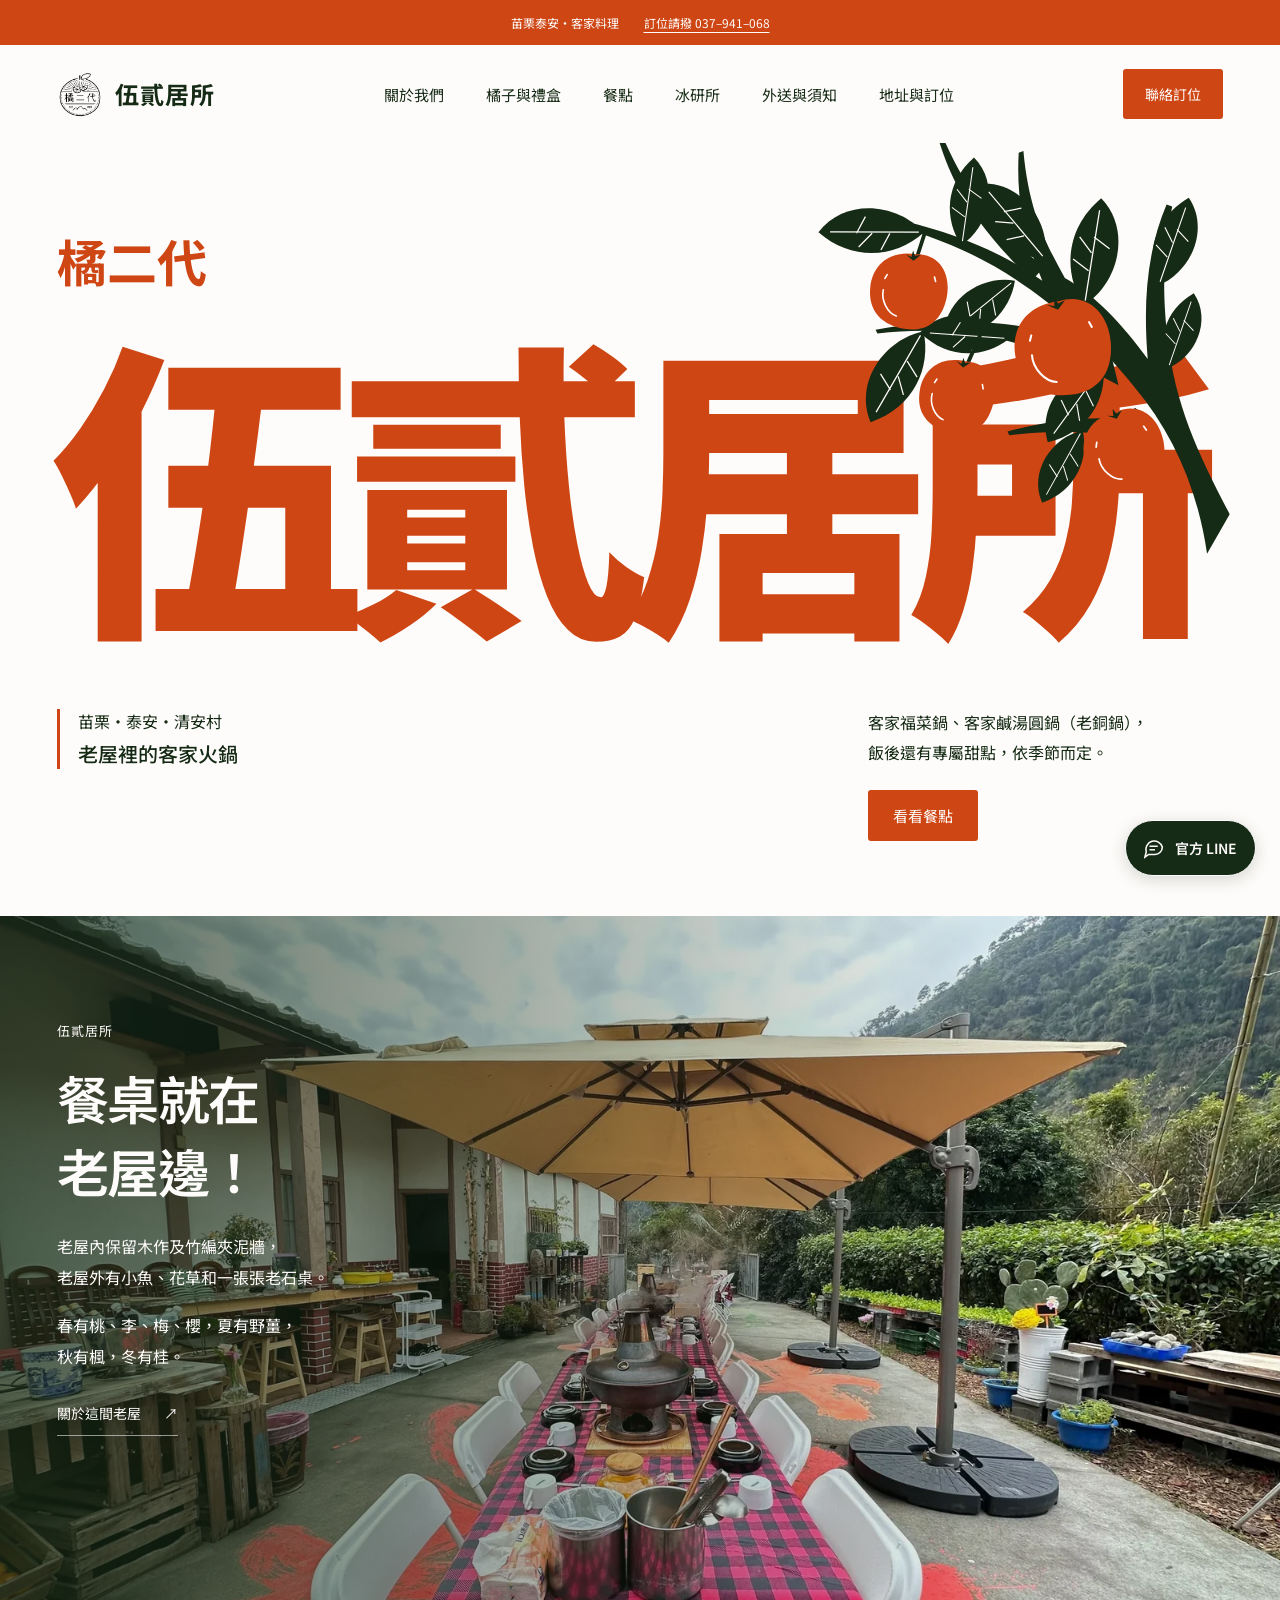
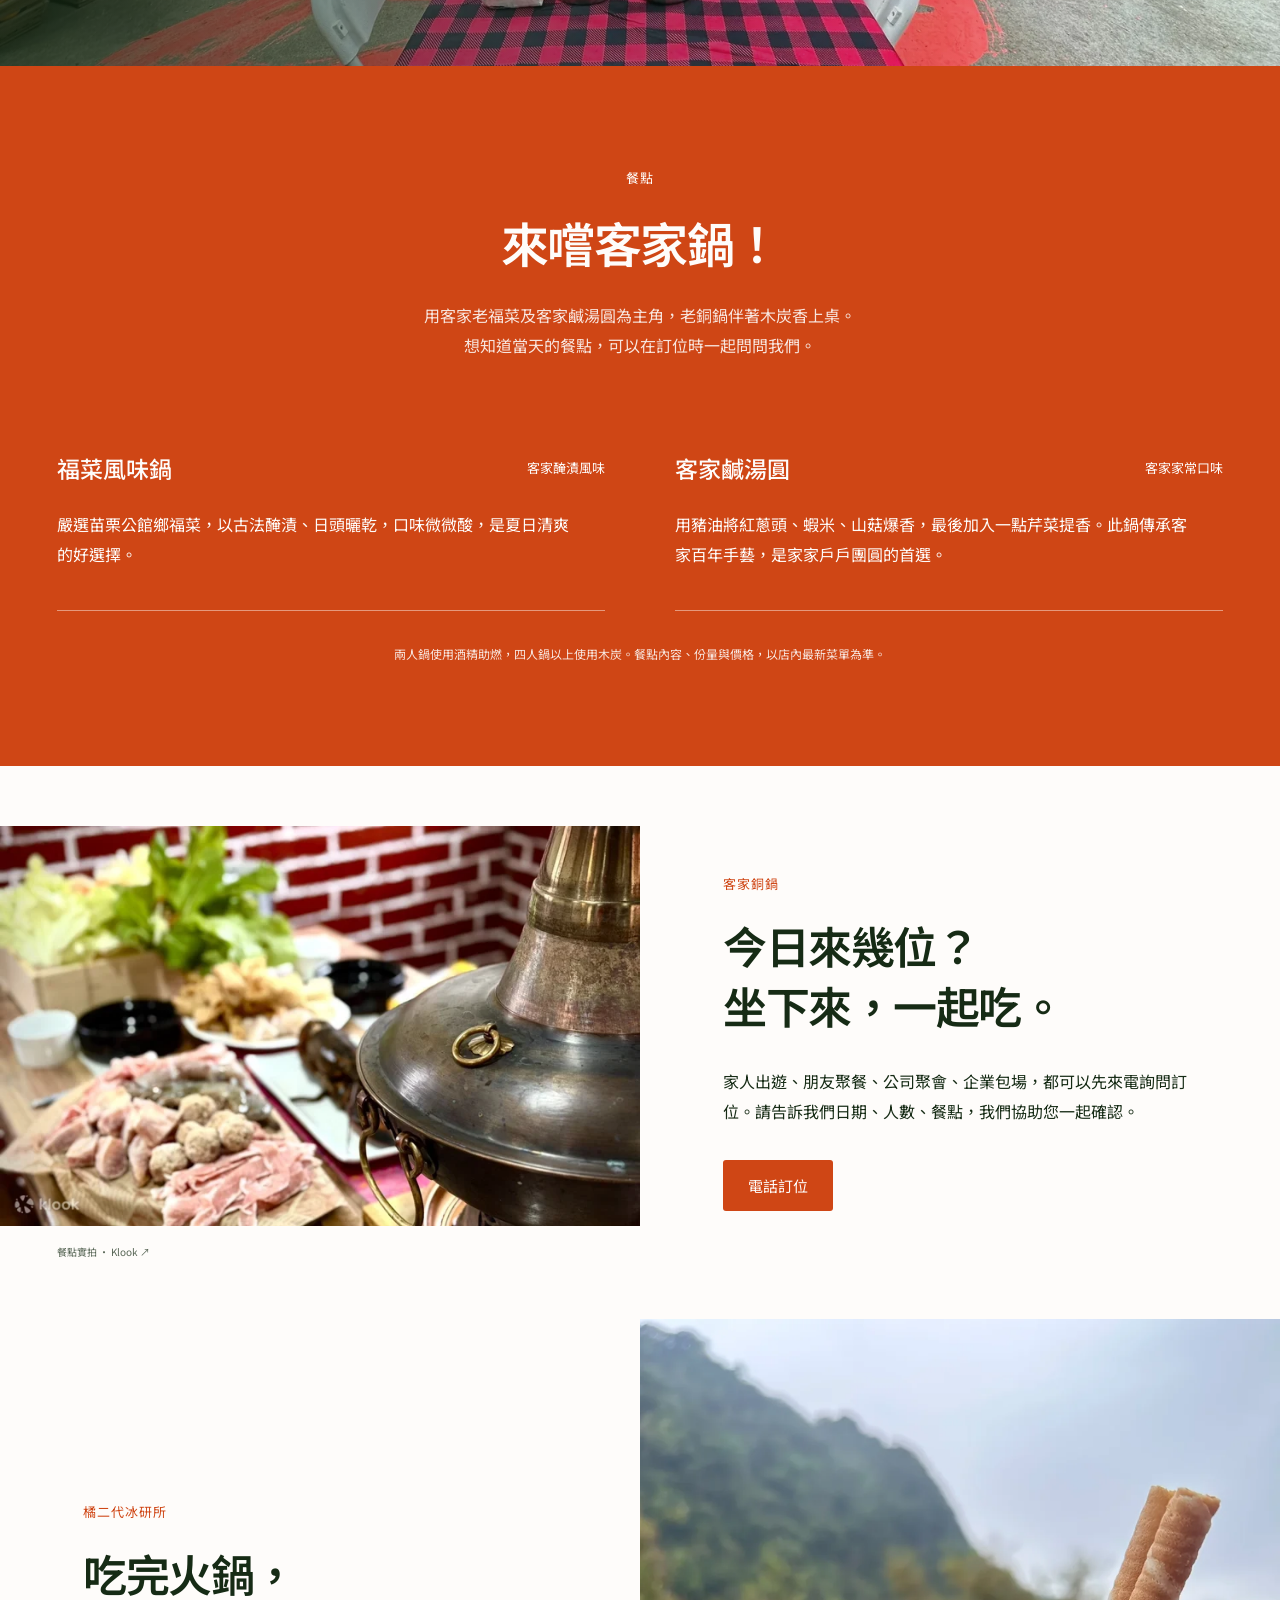
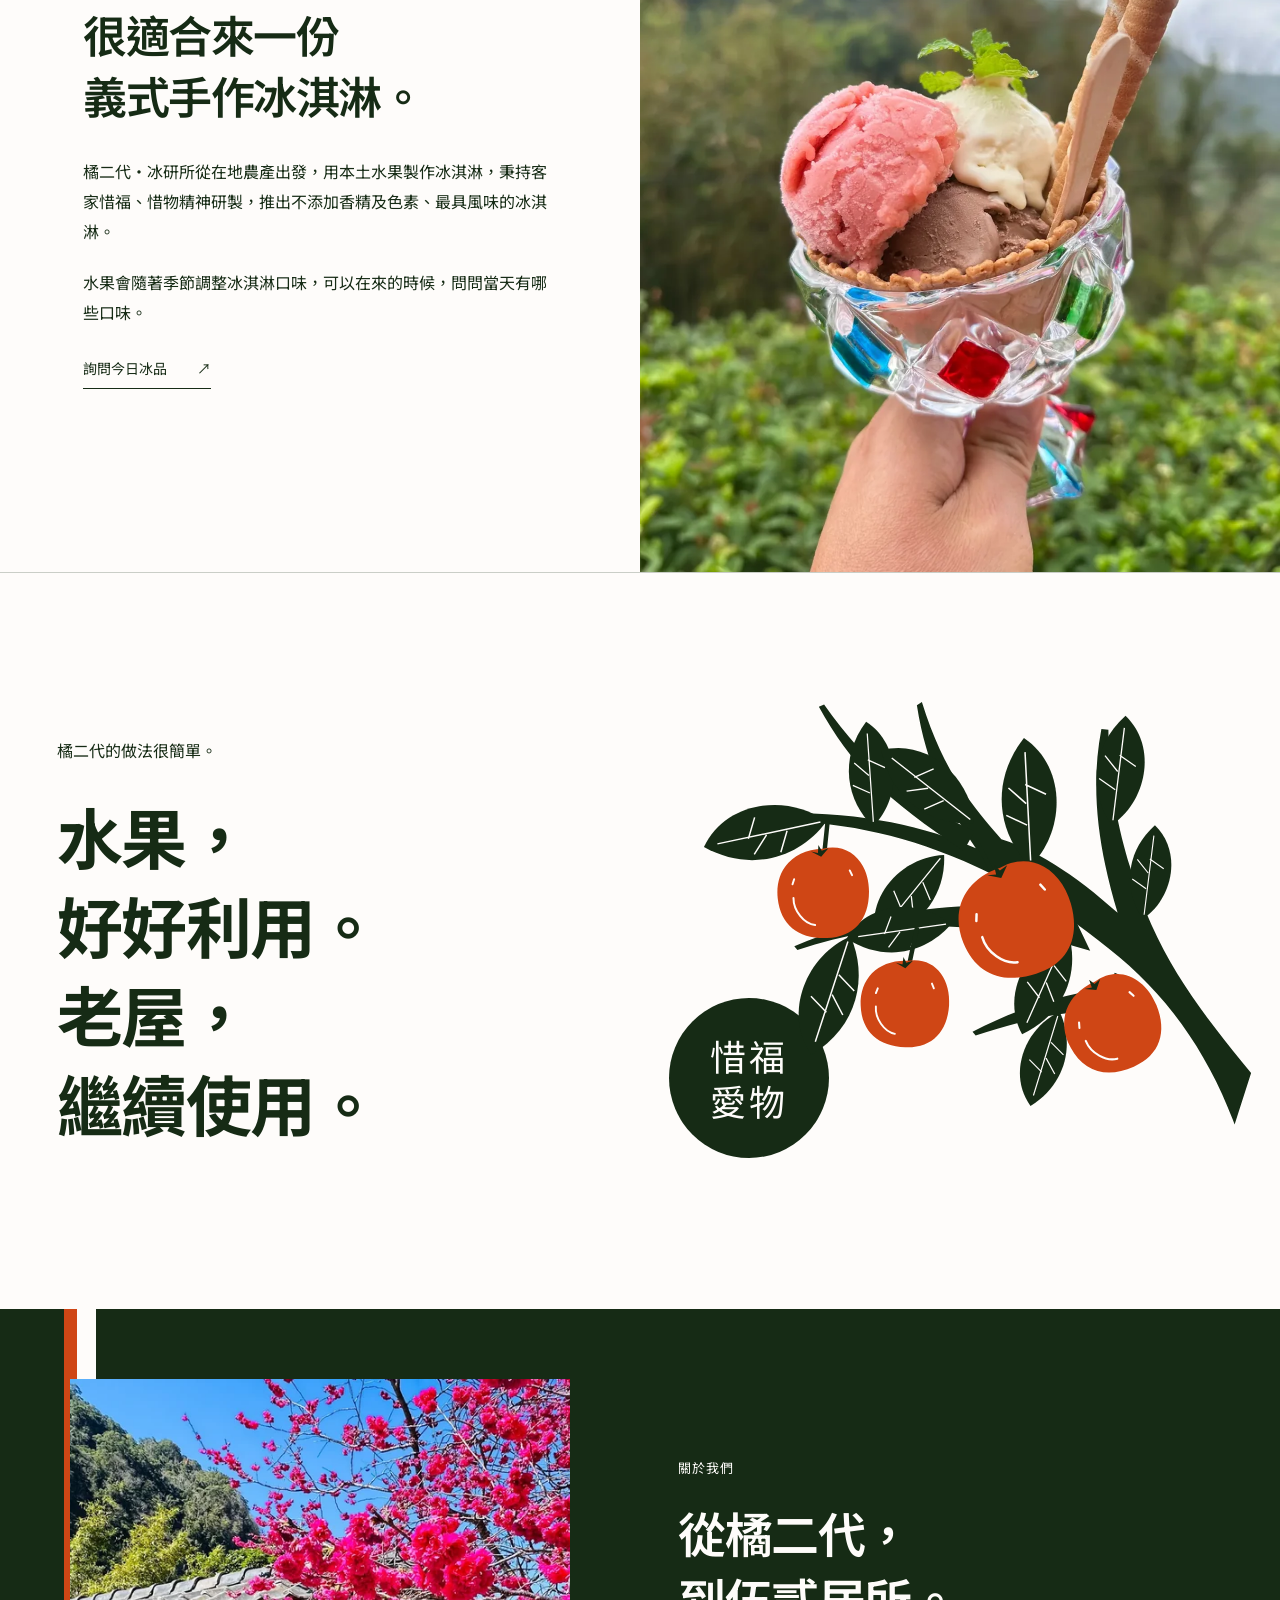
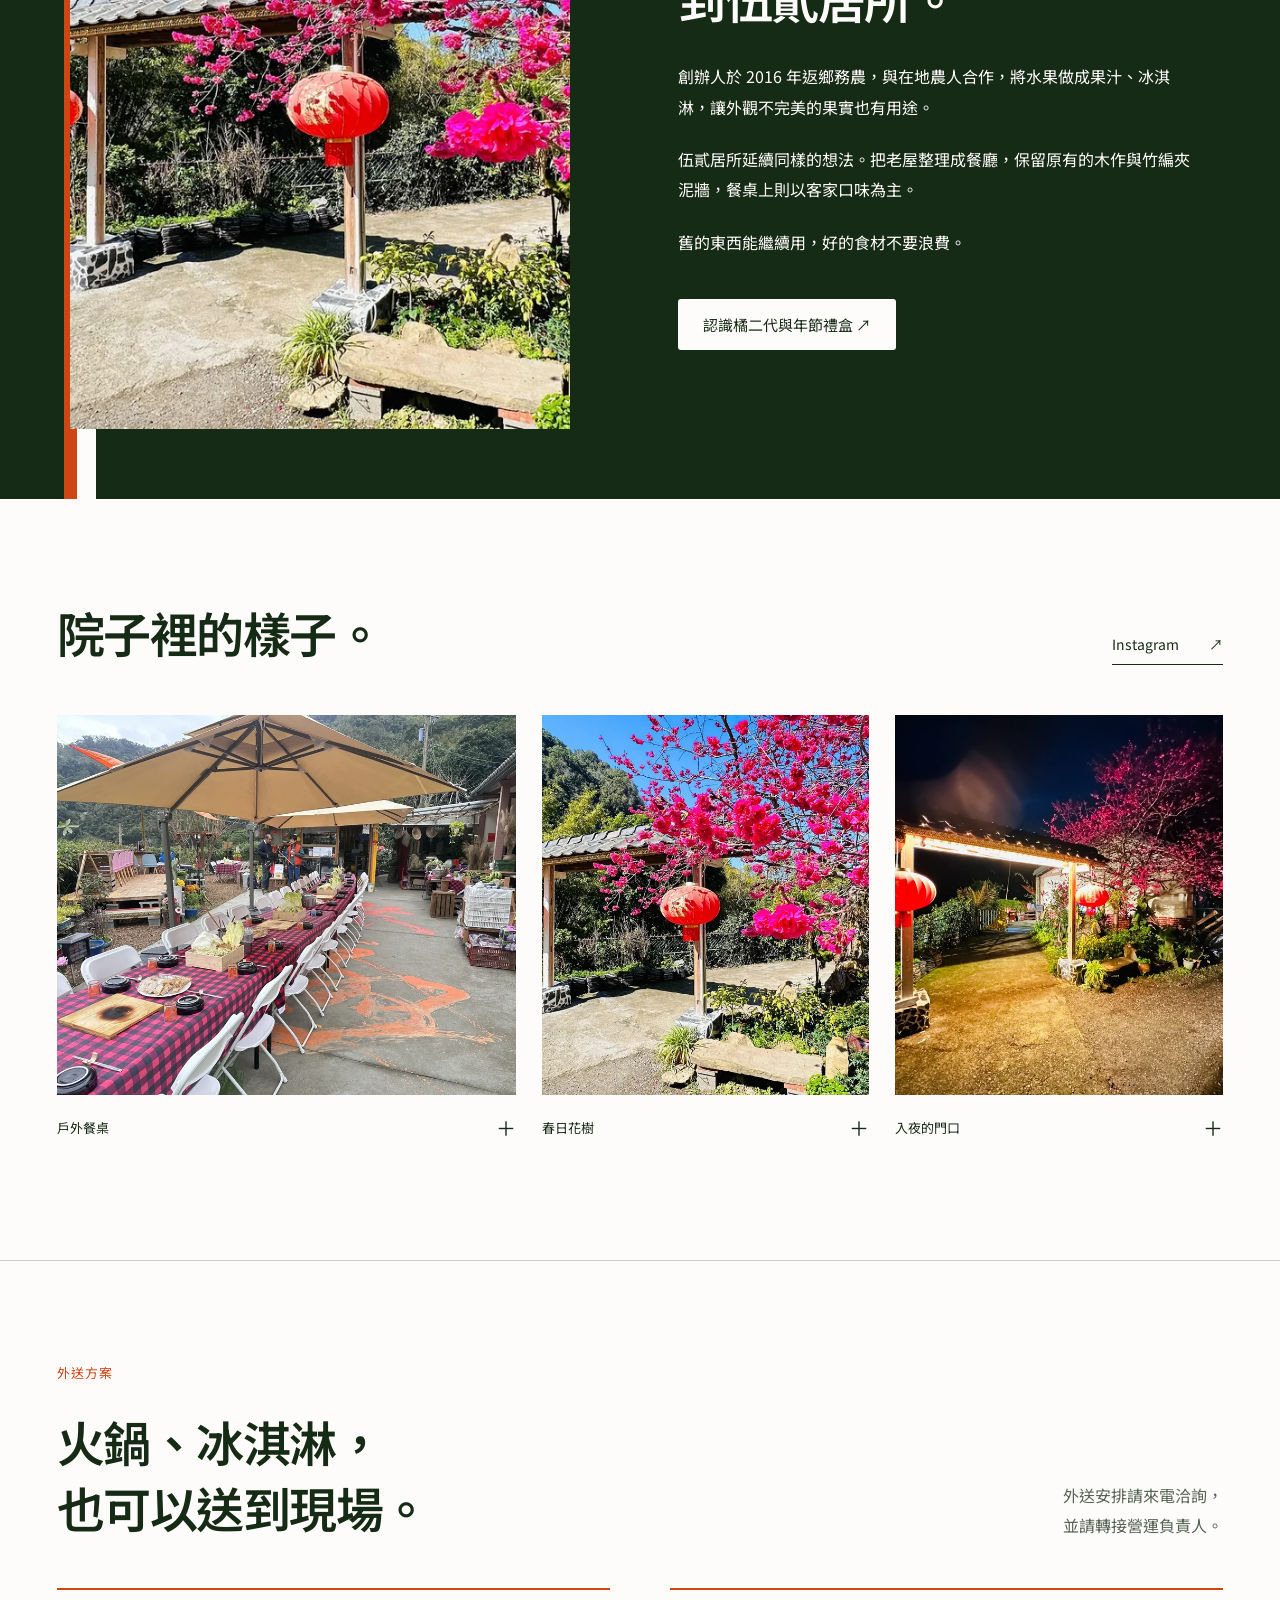
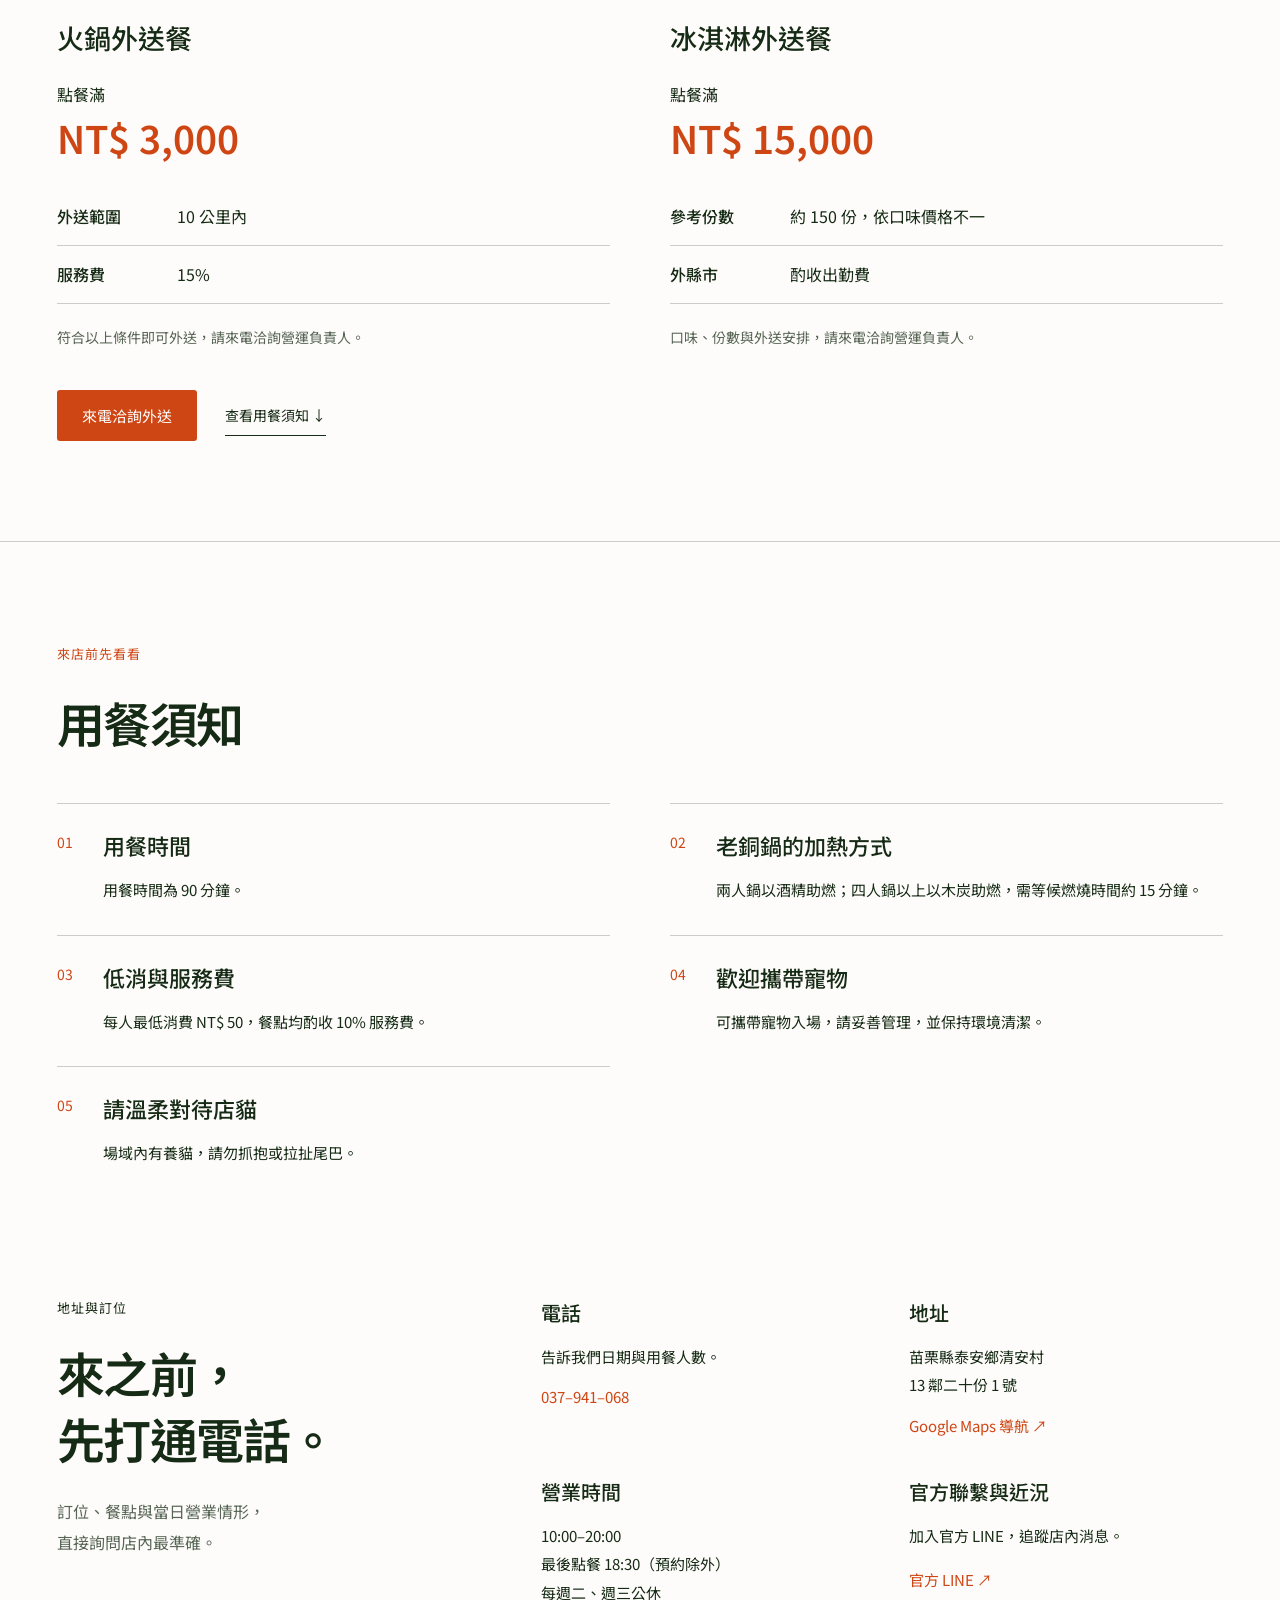
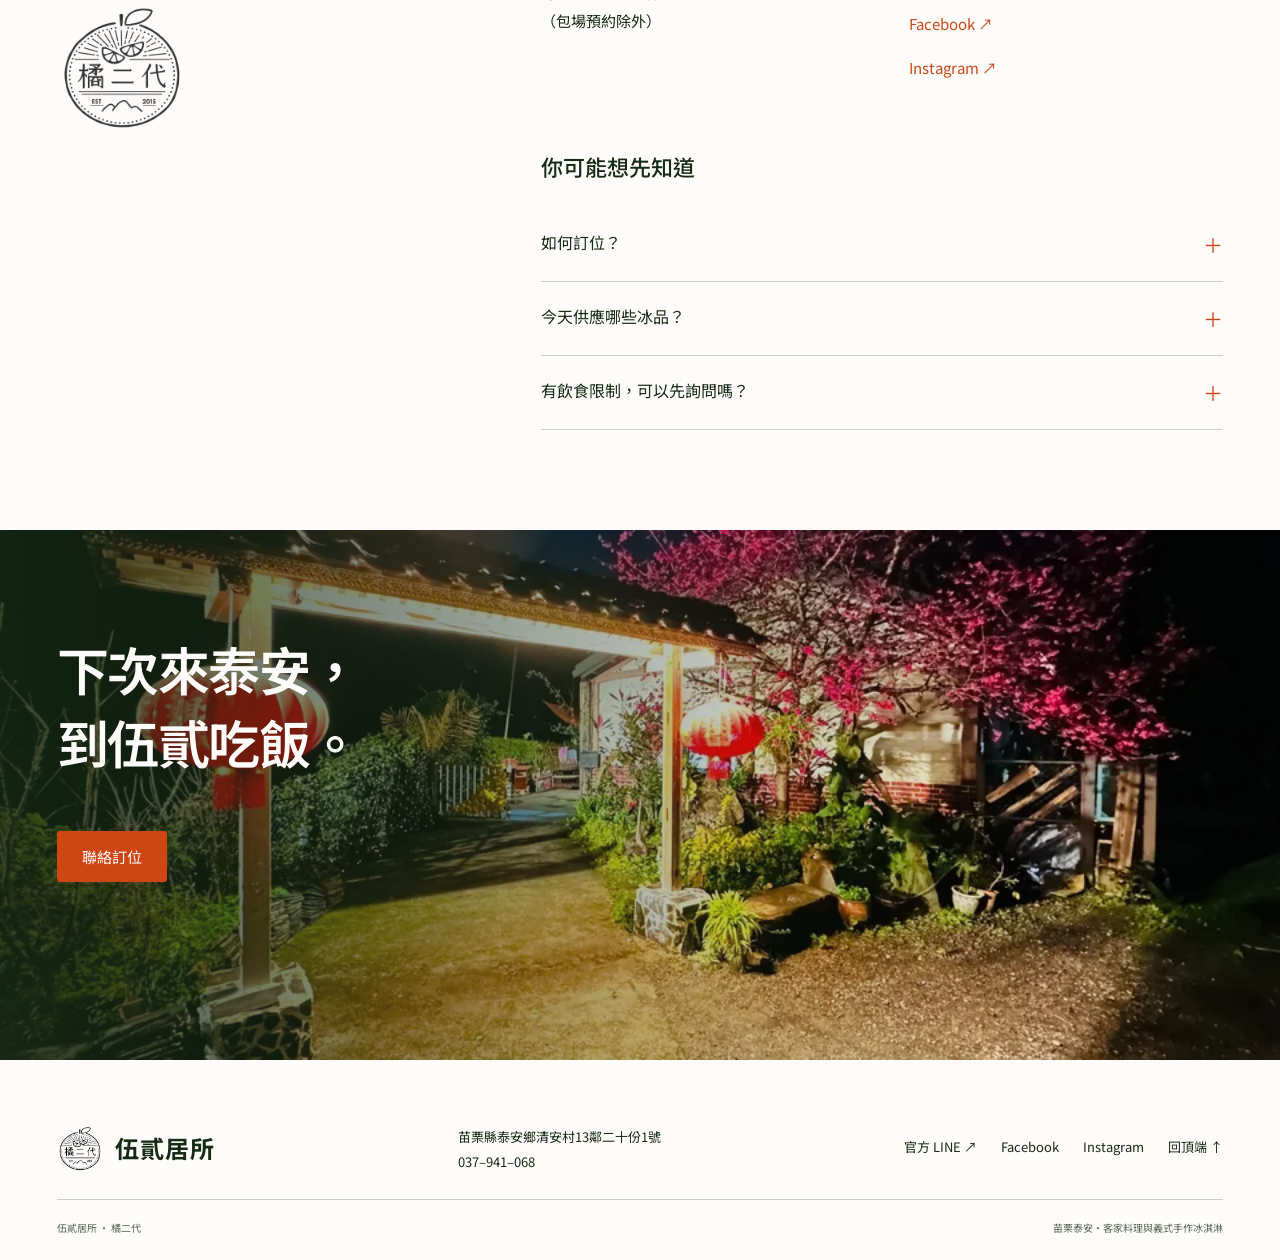
<file: v2/c/index.html>
<!doctype html>
<html lang="zh-Hant"><head><meta charset="utf-8"><meta name="viewport" content="width=device-width,initial-scale=1"><meta name="robots" content="noindex,nofollow"><meta name="theme-color" content="#cf4615"><meta name="description" content="伍貳居所是橘二代位於苗栗泰安清安村的老屋餐廳，供應客家福菜鍋、鹹湯圓鍋與義式手作冰淇淋。提供聚餐、包場與外送洽詢，訂位請撥 037-941-068。"><title>伍貳居所｜橘二代・苗栗泰安客家火鍋與手作冰淇淋</title><link rel="stylesheet" href="/v2/c/style.css?v=20261001-mobile-type"><link rel="icon" href="/v2/c/favicon.svg" type="image/svg+xml"></head>
<body><a class="skip" href="#main">跳至主要內容</a>
<div class="topline">苗栗泰安・客家料理 <a href="tel:037941068">訂位請撥 037–941–068</a></div>
<header class="site-header"><a class="brand" href="#main"><img src="/v2/assets/delivery/orange-logo-320.webp" alt="橘二代" width="857" height="846" decoding="async"><span>伍貳居所</span></a><nav id="navigation" aria-label="主要導覽"><a href="#story">關於我們</a><a href="/oranges/">橘子與禮盒</a><a href="#food">餐點</a><a href="#ice">冰研所</a><a href="#delivery">外送與須知</a><a href="#visit">地址與訂位</a></nav><a class="header-contact" href="tel:037941068">聯絡訂位</a><button class="menu-toggle" aria-label="開啟導覽" aria-expanded="false" aria-controls="navigation"><span></span><span></span><span></span></button></header>
<main id="main">
<section class="hero"><div class="hero-wordmark"><p class="parent-brand">橘二代</p><img class="branch" src="/v2/c/citrus-branch.svg" alt="" aria-hidden="true"><h1>伍貳居所</h1></div><div class="hero-foot"><p class="location"><span class="location-line"></span><span>苗栗・泰安・清安村<br><strong>老屋裡的客家火鍋</strong></span></p><div class="hero-intro"><p>客家福菜鍋、客家鹹湯圓鍋（老銅鍋），<br>飯後還有專屬甜點，依季節而定。</p><a class="button orange" href="#food">看看餐點</a></div></div></section>
<section class="wide-photo intro-photo"><img src="/v2/assets/delivery/frank-table-1600.webp" alt="伍貳居所戶外長桌與遮陽傘，旁邊是老屋和山景" fetchpriority="high" width="2200" height="1650" decoding="async" srcset="/v2/assets/delivery/frank-table-480.webp 480w, /v2/assets/delivery/frank-table-960.webp 960w, /v2/assets/delivery/frank-table-1600.webp 1600w" sizes="(max-width:650px) 1100px, 100vw"><div class="photo-copy"><span class="small-label">伍貳居所</span><h2>餐桌就在<br>老屋邊！</h2><p>老屋內保留木作及竹編夾泥牆，<br>老屋外有小魚、花草和一張張老石桌。</p><p class="season-copy">春有桃、李、梅、櫻，夏有野薑，<br>秋有楓，冬有桂。</p><a class="white-link" href="#story">關於這間老屋 <span>↗</span></a></div></section>
<section id="food" class="menu-section section"><div class="section-title" data-reveal><p class="small-label">餐點</p><h2>來嚐客家鍋！</h2><p>用客家老福菜及客家鹹湯圓為主角，老銅鍋伴著木炭香上桌。<br>想知道當天的餐點，可以在訂位時一起問問我們。</p></div><div class="menu-list"><article data-reveal><div class="menu-line"><h3>福菜風味鍋</h3><span>客家醃漬風味</span></div><p>嚴選苗栗公館鄉福菜，以古法醃漬、日頭曬乾，口味微微酸，是夏日清爽的好選擇。</p></article><article data-reveal><div class="menu-line"><h3>客家鹹湯圓</h3><span>客家家常口味</span></div><p>用豬油將紅蔥頭、蝦米、山菇爆香，最後加入一點芹菜提香。此鍋傳承客家百年手藝，是家家戶戶團圓的首選。</p></article></div><p class="menu-note">兩人鍋使用酒精助燃，四人鍋以上使用木炭。餐點內容、份量與價格，以店內最新菜單為準。</p></section>
<section class="split food-split"><div class="split-photo hotpot"><img src="/v2/assets/delivery/lpgxgohvcxycmftrteom-750.webp" alt="伍貳居所銅鍋搭配肉品與蔬菜，Klook 實拍" loading="lazy" width="750" height="469" decoding="async"><a class="credit" href="https://www.klook.com/zh-TW/activity/147607-fifty-two-house-restaurant/" target="_blank" rel="noopener">餐點實拍 · Klook ↗</a></div><div class="split-copy" data-reveal><span class="small-label">客家銅鍋</span><h2>今日來幾位？<br>坐下來，一起吃。</h2><p>家人出遊、朋友聚餐、公司聚會、企業包場，都可以先來電詢問訂位。請告訴我們日期、人數、餐點，我們協助您一起確認。</p><a class="button" href="tel:037941068">電話訂位</a></div></section>
<section id="ice" class="split ice-split"><div class="split-copy" data-reveal><span class="small-label">橘二代冰研所</span><h2>吃完火鍋，<br>很適合來一份<br>義式手作冰淇淋。</h2><p>橘二代・冰研所從在地農產出發，用本土水果製作冰淇淋，秉持客家惜福、惜物精神研製，推出不添加香精及色素、最具風味的冰淇淋。</p><p>水果會隨著季節調整冰淇淋口味，可以在來的時候，問問當天有哪些口味。</p><a class="text-link" href="tel:037941068">詢問今日冰品 <span>↗</span></a></div><div class="split-photo dessert"><img src="/v2/assets/delivery/frank-ice-1600.webp" alt="手捧三球水果冰淇淋與餅乾棒，背景是泰安山景" loading="lazy"  width="1650" height="2200" decoding="async" srcset="/v2/assets/delivery/frank-ice-480.webp 480w, /v2/assets/delivery/frank-ice-960.webp 960w, /v2/assets/delivery/frank-ice-1600.webp 1600w" sizes="(max-width:650px) 100vw, 50vw"></div></section>
<section class="brand-statement" aria-label="橘二代的品牌理念"><div class="statement-copy" data-reveal><p>橘二代的做法很簡單。</p><h2>水果，<br>好好利用。<br>老屋，<br>繼續使用。</h2></div><div class="statement-art"><img src="/v2/c/citrus-branch.svg" alt="" aria-hidden="true"><span class="care-label">惜福<br>愛物</span></div></section>
<section id="story" class="story"><div class="story-photo"><img src="/v2/assets/delivery/frank-blossom-1600.webp" alt="伍貳居所春日盛開的粉紅花樹與紅燈籠" loading="lazy"  width="2200" height="1650" decoding="async" srcset="/v2/assets/delivery/frank-blossom-480.webp 480w, /v2/assets/delivery/frank-blossom-960.webp 960w, /v2/assets/delivery/frank-blossom-1600.webp 1600w" sizes="(max-width:650px) 100vw, 50vw"></div><div class="story-copy" data-reveal><span class="small-label">關於我們</span><h2>從橘二代，<br>到伍貳居所。</h2><p>創辦人於 2016 年返鄉務農，與在地農人合作，將水果做成果汁、冰淇淋，讓外觀不完美的果實也有用途。</p><p>伍貳居所延續同樣的想法。把老屋整理成餐廳，保留原有的木作與竹編夾泥牆，餐桌上則以客家口味為主。</p><p>舊的東西能繼續用，好的食材不要浪費。</p><a class="button light" href="/oranges/">認識橘二代與年節禮盒 ↗</a></div></section>
<section class="album section"><div class="album-title"><h2>院子裡的樣子。</h2><a class="text-link" href="https://www.instagram.com/52hungry.house/" target="_blank" rel="noopener">Instagram <span>↗</span></a></div><div class="gallery"><button class="gallery-item" data-photo="/v2/assets/delivery/frank-patio-1600.webp" data-caption="戶外餐桌" aria-label="放大：戶外餐桌"><img src="/v2/assets/delivery/frank-patio-1600.webp" alt="遮陽傘下的戶外長桌" loading="lazy"  width="2200" height="1650" decoding="async" srcset="/v2/assets/delivery/frank-patio-480.webp 480w, /v2/assets/delivery/frank-patio-960.webp 960w, /v2/assets/delivery/frank-patio-1600.webp 1600w" sizes="(max-width:650px) 100vw, 50vw"><span>戶外餐桌 <b>＋</b></span></button><button class="gallery-item" data-photo="/v2/assets/delivery/frank-blossom-1600.webp" data-caption="春日花樹" aria-label="放大：春日花樹"><img src="/v2/assets/delivery/frank-blossom-1600.webp" alt="院子旁的粉紅花樹與紅燈籠" loading="lazy"  width="2200" height="1650" decoding="async" srcset="/v2/assets/delivery/frank-blossom-480.webp 480w, /v2/assets/delivery/frank-blossom-960.webp 960w, /v2/assets/delivery/frank-blossom-1600.webp 1600w" sizes="(max-width:650px) 100vw, 50vw"><span>春日花樹 <b>＋</b></span></button><button class="gallery-item" data-photo="/v2/assets/delivery/frank-night-1600.webp" data-caption="入夜的門口" aria-label="放大：入夜的門口"><img src="/v2/assets/delivery/frank-night-1600.webp" alt="夜間亮著燈的庭院入口與粉紅花樹" loading="lazy"  width="2200" height="1650" decoding="async" srcset="/v2/assets/delivery/frank-night-480.webp 480w, /v2/assets/delivery/frank-night-960.webp 960w, /v2/assets/delivery/frank-night-1600.webp 1600w" sizes="(max-width:650px) 100vw, 50vw"><span>入夜的門口 <b>＋</b></span></button></div></section>
<section id="delivery" class="delivery section" aria-labelledby="delivery-title">
<div class="service-heading"><div><p class="small-label">外送方案</p><h2 id="delivery-title">火鍋、冰淇淋，<br>也可以送到現場。</h2></div><p>外送安排請來電洽詢，<br>並請轉接營運負責人。</p></div>
<div class="delivery-options">
<article><h3>火鍋外送餐</h3><p class="delivery-minimum">點餐滿 <strong>NT$ 3,000</strong></p><dl><div><dt>外送範圍</dt><dd>10 公里內</dd></div><div><dt>服務費</dt><dd>15%</dd></div></dl><p>符合以上條件即可外送，請來電洽詢營運負責人。</p></article>
<article><h3>冰淇淋外送餐</h3><p class="delivery-minimum">點餐滿 <strong>NT$ 15,000</strong></p><dl><div><dt>參考份數</dt><dd>約 150 份，依口味價格不一</dd></div><div><dt>外縣市</dt><dd>酌收出勤費</dd></div></dl><p>口味、份數與外送安排，請來電洽詢營運負責人。</p></article>
</div><div class="delivery-action"><a class="button orange" href="tel:037941068">來電洽詢外送</a><a class="text-link" href="#dining">查看用餐須知 ↓</a></div>
</section>
<section id="dining" class="dining section" aria-labelledby="dining-title"><div class="service-heading"><div><p class="small-label">來店前先看看</p><h2 id="dining-title">用餐須知</h2></div></div><ol class="dining-list">
<li><h3>用餐時間</h3><p>用餐時間為 90 分鐘。</p></li>
<li><h3>老銅鍋的加熱方式</h3><p>兩人鍋以酒精助燃；四人鍋以上以木炭助燃，需等候燃燒時間約 15 分鐘。</p></li>
<li><h3>低消與服務費</h3><p>每人最低消費 NT$ 50，餐點均酌收 10% 服務費。</p></li>
<li><h3>歡迎攜帶寵物</h3><p>可攜帶寵物入場，請妥善管理，並保持環境清潔。</p></li>
<li><h3>請溫柔對待店貓</h3><p>場域內有養貓，請勿抓抱或拉扯尾巴。</p></li>
</ol></section>
<section id="visit" class="contact section"><div class="contact-title" data-reveal><span class="small-label">地址與訂位</span><h2>來之前，<br>先打通電話。</h2><p>訂位、餐點與當日營業情形，<br>直接詢問店內最準確。</p><img class="contact-logo" src="/v2/assets/delivery/orange-logo-320.webp" alt="橘二代品牌標誌" loading="lazy" width="857" height="846" decoding="async"></div><div class="contact-content"><div class="contact-grid"><div><h3>電話</h3><p>告訴我們日期與用餐人數。</p><a href="tel:037941068">037–941–068</a></div><div><h3>地址</h3><p>苗栗縣泰安鄉清安村<br>13 鄰二十份 1 號</p><a href="https://www.google.com/maps/search/?api=1&amp;query=%E4%BC%8D%E8%B2%B3%E5%B1%85%E6%89%80%20%E8%8B%97%E6%A0%97%E7%B8%A3%E6%B3%B0%E5%AE%89%E9%84%89%E6%B8%85%E5%AE%89%E6%9D%9113%E9%84%B0%E4%BA%8C%E5%8D%81%E4%BB%BD1%E8%99%9F" target="_blank" rel="noopener">Google Maps 導航 ↗</a></div><div class="opening-hours"><h3>營業時間</h3><p>10:00–20:00<br>最後點餐 18:30（預約除外）<br>每週二、週三公休<br>（包場預約除外）</p></div><div class="official-links"><h3>官方聯繫與近況</h3><p>加入官方 LINE，追蹤店內消息。</p><a href="https://lin.ee/qrXVp1U" target="_blank" rel="noopener">官方 LINE ↗</a><a href="https://www.facebook.com/p/%E4%BC%8D%E8%B2%B3%E5%B1%85%E6%89%80-61569992565634/" target="_blank" rel="noopener">Facebook ↗</a><a href="https://www.instagram.com/52hungry.house/" target="_blank" rel="noopener">Instagram ↗</a></div></div><div class="faq"><h3>你可能想先知道</h3><details><summary>如何訂位？<span>＋</span></summary><p>請撥打 037–941–068，告訴店內預計用餐的日期與人數，由店家確認座位。</p></details><details><summary>今天供應哪些冰品？<span>＋</span></summary><p>冰品依當季水果與店內供應調整，請於訂位時詢問。冰研所另有清安村 59 號據點，本頁地圖指向伍貳居所餐廳。</p></details><details><summary>有飲食限制，可以先詢問嗎？<span>＋</span></summary><p>可以先告知店內需要避開的食材，由店家確認能否提供適合的餐點。</p></details></div></div></section>
<section class="last-photo wide-photo"><img src="/v2/assets/delivery/frank-night-1600.webp" alt="夜間亮著燈的伍貳居所入口與粉紅花樹" loading="lazy"  width="2200" height="1650" decoding="async" srcset="/v2/assets/delivery/frank-night-480.webp 480w, /v2/assets/delivery/frank-night-960.webp 960w, /v2/assets/delivery/frank-night-1600.webp 1600w" sizes="(max-width:650px) 100vw, 50vw"><div class="photo-copy"><h2>下次來泰安，<br>到伍貳吃飯。</h2><a class="button orange" href="tel:037941068">聯絡訂位</a></div></section>
</main><footer><div class="footer-top"><a class="brand" href="#main"><img src="/v2/assets/delivery/orange-logo-320.webp" alt="橘二代" width="857" height="846" decoding="async"><span>伍貳居所</span></a><p>苗栗縣泰安鄉清安村13鄰二十份1號<br><a href="tel:037941068">037–941–068</a></p><div><a href="https://lin.ee/qrXVp1U" target="_blank" rel="noopener">官方 LINE ↗</a><a href="https://www.facebook.com/p/%E4%BC%8D%E8%B2%B3%E5%B1%85%E6%89%80-61569992565634/" target="_blank" rel="noopener">Facebook</a><a href="https://www.instagram.com/52hungry.house/" target="_blank" rel="noopener">Instagram</a><a href="#main">回頂端 ↑</a></div></div><div class="version-links"><span>伍貳居所 · 橘二代</span><span>苗栗泰安・客家料理與義式手作冰淇淋</span></div></footer>
<div class="mobile-dock"><a href="tel:037941068">電話訂位</a><a href="https://www.google.com/maps/search/?api=1&amp;query=%E4%BC%8D%E8%B2%B3%E5%B1%85%E6%89%80%20%E8%8B%97%E6%A0%97%E7%B8%A3%E6%B3%B0%E5%AE%89%E9%84%89%E6%B8%85%E5%AE%89%E6%9D%9113%E9%84%B0%E4%BA%8C%E5%8D%81%E4%BB%BD1%E8%99%9F" target="_blank" rel="noopener">地圖導航 ↗</a></div><a class="line-float" href="https://lin.ee/qrXVp1U" target="_blank" rel="noopener" aria-label="開啟官方 LINE（另開視窗）"><svg viewBox="0 0 24 24" width="22" height="22" fill="none" stroke="currentColor" stroke-width="1.7" aria-hidden="true"><path d="M20 11a8 8 0 0 1-8 8H5l-4 3 1.5-6A8 8 0 1 1 20 11Z"/><path d="M6 10h9M6 14h6"/></svg><span>官方 LINE</span></a><dialog id="photo-dialog" aria-label="照片大圖"><button class="dialog-close" aria-label="關閉照片">×</button><img alt=""><p></p></dialog><script src="/v2/shared.js"></script><script src="/v2/c/motion.js"></script></body></html>
</file>
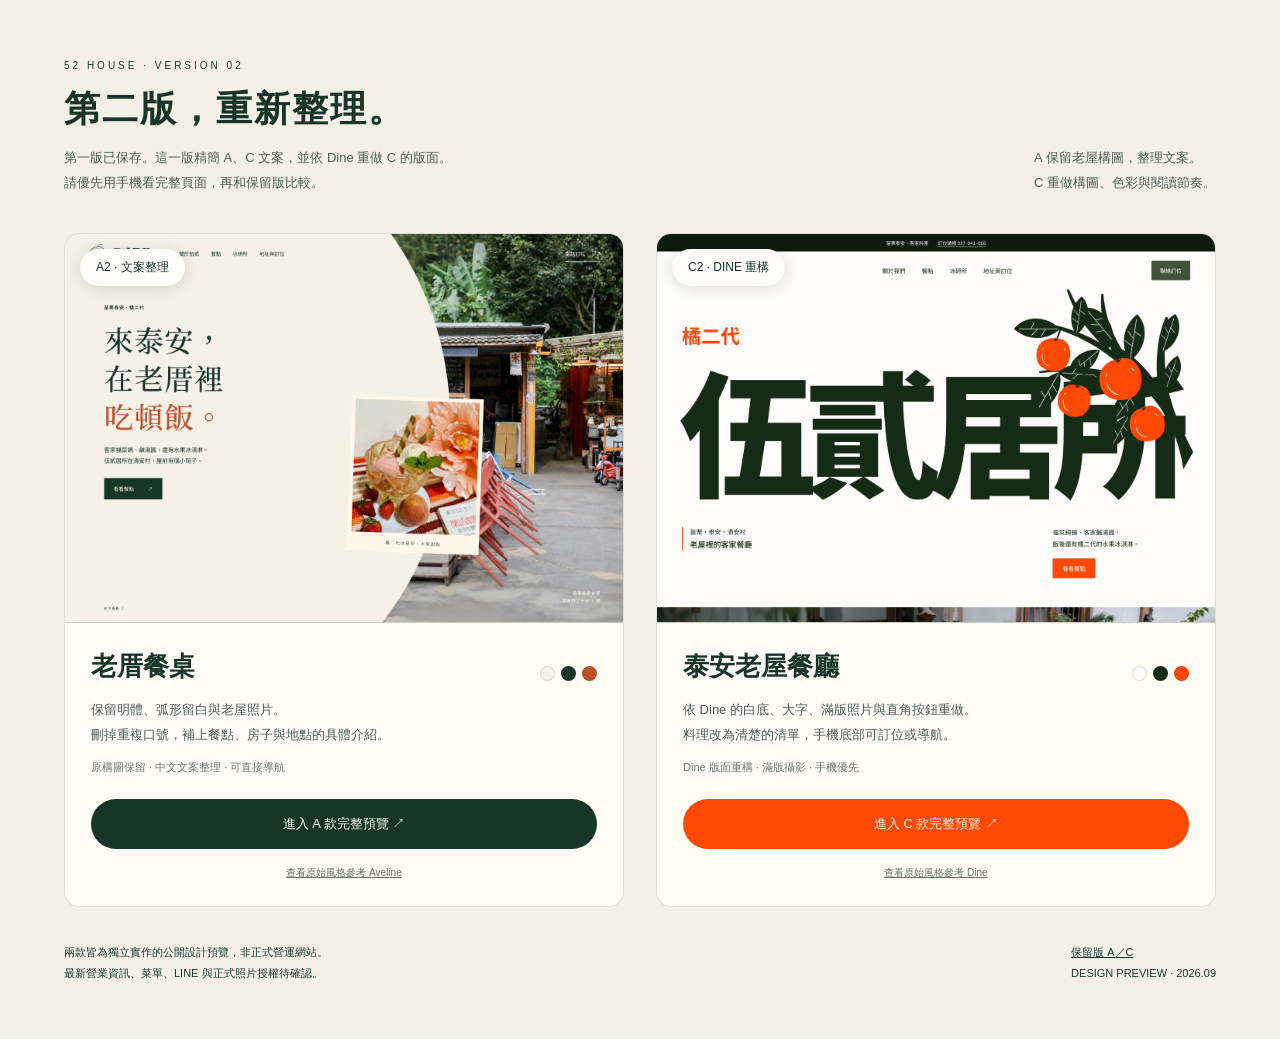
<file: v2/compare/index.html>
<!doctype html><html lang="zh-Hant"><head><meta charset="utf-8"><meta name="viewport" content="width=device-width,initial-scale=1"><meta name="robots" content="noindex,nofollow"><title>伍貳居所 · 第二版設計比較</title><style>*{box-sizing:border-box}body{margin:0;background:#f4f0e6;color:#173629;font-family:-apple-system,'Noto Sans TC',sans-serif}main{max-width:1440px;margin:auto;padding:55px 5%}header{display:flex;justify-content:space-between;align-items:end;gap:30px;margin-bottom:38px}small{font-size:10px;letter-spacing:3px}h1{font-size:36px;letter-spacing:2px;margin:12px 0}p{font-size:13px;line-height:1.9;margin:0;color:#4a5d50}a{color:inherit;text-decoration:none}.grid{display:grid;grid-template-columns:1fr 1fr;gap:32px}.card{background:#fffcf4;border:1px solid #17362925;border-radius:15px;overflow:hidden;transition:transform .25s}.card:hover{transform:translateY(-5px)}.preview{display:block;border-bottom:1px solid #17362925;background:#e8e6dc;position:relative}.preview img{display:block;width:100%;aspect-ratio:1440/1000;object-fit:cover}.badge{position:absolute;top:15px;left:15px;border-radius:30px;padding:10px 16px;background:#fefcfa;box-shadow:0 2px 15px #0002;font-size:12px}.content{padding:26px}.title{display:flex;align-items:center;justify-content:space-between;gap:20px}.title h2{font-size:26px;margin:0 0 14px}.palette{display:flex;gap:6px}.palette i{width:15px;height:15px;border-radius:50%;border:1px solid #17362922}.tags{font-size:11px;color:#69766a;margin:13px 0 24px}.button{display:block;padding:16px 22px;border-radius:100px;background:#173629;color:#fefcfa;font-size:13px;text-align:center}.c .button{background:#fe4806}.reference{display:block;text-align:center;text-decoration:underline;font-size:10px;margin:17px 0 0;color:#61705f}footer{display:flex;gap:30px;justify-content:space-between;margin-top:35px;font-size:11px;line-height:1.9}footer a{text-decoration:underline}a:focus-visible{outline:3px solid #fe4806;outline-offset:4px}@media(max-width:700px){main{padding:35px 5%}header{display:block}h1{font-size:29px}header p{margin-top:20px}.grid{grid-template-columns:1fr;gap:28px}.content{padding:23px}.title h2{font-size:25px}footer{display:block}footer>div{margin-bottom:12px}}</style></head><body><main><header><div><small>52 HOUSE · VERSION 02</small><h1>第二版，重新整理。</h1><p>第一版已保存。這一版精簡 A、C 文案，並依 Dine 重做 C 的版面。<br>請優先用手機看完整頁面，再和保留版比較。</p></div><p>A 保留老屋構圖，整理文案。<br>C 重做構圖、色彩與閱讀節奏。</p></header><div class="grid"><article class="card a"><a class="preview" href="../a/" aria-label="開啟 A 款完整網站"><img src="../previews/a-1440-hero.png" alt="A 款實際畫面：弧形留白、老厝庭院與甜點照片疊層"><span class="badge">A2 · 文案整理</span></a><div class="content"><div class="title"><h2>老厝餐桌</h2><div class="palette" aria-label="暖白、深綠、銅橘"><i style="background:#f6f1e7"></i><i style="background:#173629"></i><i style="background:#bb502b"></i></div></div><p>保留明體、弧形留白與老屋照片。<br>刪掉重複口號，補上餐點、房子與地點的具體介紹。</p><div class="tags">原構圖保留 · 中文文案整理 · 可直接導航</div><a class="button" href="../a/">進入 A 款完整預覽 ↗</a><a class="reference" href="https://aveline.framer.ai/" target="_blank" rel="noopener">查看原始風格參考 Aveline</a></div></article><article class="card c"><a class="preview" href="../c/" aria-label="開啟 C 款完整網站"><img src="../previews/c-1440-hero.png" alt="C 款實際畫面：大字伍貳居所、原創橘葉圖形、橘綠色彩"><span class="badge">C2 · DINE 重構</span></a><div class="content"><div class="title"><h2>泰安老屋餐廳</h2><div class="palette" aria-label="白、深綠、亮橘"><i style="background:#fefcfa"></i><i style="background:#162b15"></i><i style="background:#fe4806"></i></div></div><p>依 Dine 的白底、大字、滿版照片與直角按鈕重做。<br>料理改為清楚的清單，手機底部可訂位或導航。</p><div class="tags">Dine 版面重構 · 滿版攝影 · 手機優先</div><a class="button" href="../c/">進入 C 款完整預覽 ↗</a><a class="reference" href="https://dine.framer.website/" target="_blank" rel="noopener">查看原始風格參考 Dine</a></div></article></div><footer><div>兩款皆為獨立實作的公開設計預覽，非正式營運網站。<br>最新營業資訊、菜單、LINE 與正式照片授權待確認。</div><div><a href="../../compare/">保留版 A／C</a><br>DESIGN PREVIEW · 2026.09</div></footer></main></body></html>
</file>
<file: shared.css>
@import url('https://fonts.googleapis.com/css2?family=Noto+Sans+TC:wght@400;500;600;700;800;900&family=Noto+Serif+TC:wght@400;500;600;700&display=swap');
*{box-sizing:border-box}html{scroll-behavior:smooth;scroll-padding-top:34px}body{margin:0;background:var(--cream);color:var(--green);font-family:'Noto Sans TC',sans-serif;-webkit-font-smoothing:antialiased}button,a{-webkit-tap-highlight-color:transparent}a{color:inherit;text-decoration:none}button{font:inherit;color:inherit;cursor:pointer}img{display:block;width:100%;object-fit:cover}figure,p{margin:0}p{line-height:1.95}h1,h2,h3{margin:0;line-height:1.35}button{border:0}a:focus-visible,button:focus-visible,summary:focus-visible{outline:3px solid var(--orange);outline-offset:6px}section[id]{scroll-margin-top:25px}.skip{position:fixed;top:-90px;left:20px;background:#fff;z-index:20;padding:15px}.skip:focus{top:10px}.review{min-height:30px;display:flex;gap:24px;align-items:center;padding:7px 4%;font-size:10px;letter-spacing:1px;background:var(--green);color:var(--cream)}.review span{margin-right:auto}.review a{border-bottom:1px solid #ffffff55}.site-header{display:flex;align-items:center;gap:32px;padding:24px 4%;position:relative;z-index:5}.brand{display:flex;align-items:center;gap:12px}.brand img{width:53px;height:53px;object-fit:contain}.brand>span{font-weight:700;font-size:22px;letter-spacing:3px}.brand small{display:block;font-size:8px;letter-spacing:3px;margin-top:3px}.site-header nav{display:flex;gap:30px;margin:auto;font-size:13px}.nav-book{border-bottom:1px solid;padding:10px 0;font-size:13px}.nav-book span{margin-left:24px}.menu-toggle{display:none}.eyebrow{display:block;font-size:10px;letter-spacing:2.2px;font-weight:600;margin-bottom:26px}.button{display:inline-flex;justify-content:space-between;align-items:center;gap:35px;padding:18px 25px;background:var(--green);color:var(--cream);font-size:13px;transition:transform .2s,background .2s}.button:hover{transform:translateY(-3px);background:var(--orange)}.text-link{display:inline-block;border-bottom:1px solid;padding:12px 0;font-size:13px}.text-link span{margin-left:25px}.section{padding:110px 7%}.section-heading{display:flex;justify-content:space-between;align-items:flex-end;gap:30px;margin-bottom:55px}.section-heading p{font-size:13px}.fine{font-size:11px!important;line-height:1.8;margin-top:22px;opacity:.73}.tabs{display:flex;gap:25px;border-bottom:1px solid #17362933;margin-bottom:30px}.tabs button{background:none;padding:12px 0;font-size:14px;border-bottom:3px solid transparent;margin-bottom:-1px}.tabs button[aria-selected=true]{border-color:var(--orange);color:var(--orange)}[hidden]{display:none!important}[role=tabpanel]{min-height:200px}.gallery{display:grid;grid-template-columns:1fr 1fr 1fr;gap:26px}.gallery-item{padding:0;text-align:left;background:none;overflow:hidden}.gallery-item img{height:380px;transition:transform .5s}.gallery-item:hover img{transform:scale(1.025)}.gallery-item span{display:block;font-size:13px;padding:20px 0}.visit{display:grid;grid-template-columns:1.2fr 1fr;gap:100px;padding:95px 8%;background:var(--green);color:var(--cream)}.visit h2{font-size:50px;margin-bottom:30px}.visit .phone{font-size:30px;letter-spacing:1px;display:inline-block;border-bottom:1px solid #ffffff60;padding-bottom:10px;margin-bottom:22px}.visit p{font-size:13px}.visit-card{border:1px solid #ffffff44;padding:38px}.visit-card .eyebrow{font-size:11px}dt{font-size:11px;opacity:.65;margin-bottom:9px}dd{margin:0 0 23px;font-size:15px;line-height:1.8}.visit-card .button{background:var(--cream);color:var(--green);width:100%;font-size:12px}.line-link{display:block;background:none;border-bottom:1px solid #ffffff66;font-size:11px;margin:18px auto 0;padding:8px}footer{padding:55px 7% 25px}.footer-main{display:flex;justify-content:space-between;gap:30px;align-items:center;margin-bottom:35px}.footer-brand{font-size:30px;font-weight:700;letter-spacing:4px}.footer-brand small{font-size:10px;font-weight:400;letter-spacing:1px;display:block;margin-top:12px}.social{display:flex;gap:24px;font-size:11px}details{border-top:1px solid #17362933;padding:20px 0;font-size:10px;line-height:2}summary{cursor:pointer}details p{max-width:850px;margin-top:12px}details a{text-decoration:underline}.footer-bottom{display:flex;justify-content:space-between;font-size:9px;letter-spacing:1px;opacity:.7}.mobile-cta{display:none}dialog{border:0;background:var(--cream);color:var(--green);padding:50px;max-width:calc(100vw - 32px);width:480px;box-shadow:0 20px 90px #0004}dialog::backdrop{background:#06180fd6}dialog h2{font-size:25px}dialog p{font-size:13px;margin:20px 0}dialog .button{margin-top:12px}.dialog-close{position:absolute;right:12px;top:8px;background:var(--cream);color:var(--green);font-size:28px;width:40px;height:40px;z-index:2}#photo-dialog{padding:10px;width:min(1000px,90vw);background:var(--green);color:var(--cream)}#photo-dialog img{max-height:78vh;object-fit:contain}#photo-dialog p{margin:12px;text-align:center}body.modal-open{overflow:hidden}
@media(min-width:1700px){body{max-width:1920px;margin:auto}.section{padding-left:10%;padding-right:10%}}
@media(max-width:1000px){.site-header{gap:20px}.site-header nav{gap:18px}.section{padding:80px 6%}.visit{gap:45px;padding:75px 6%}.visit h2{font-size:40px}.visit-card{padding:25px}.gallery-item img{height:300px}.section-heading{align-items:start}.section-heading p{max-width:260px}}
@media(max-width:650px){.review{gap:13px;font-size:8px;letter-spacing:.4px;min-height:32px}.site-header{padding:17px 5%;gap:15px}.brand img{width:39px;height:39px}.brand>span{font-size:18px;letter-spacing:2px}.brand small{font-size:7px;letter-spacing:1.5px}.nav-book{font-size:11px;margin-left:auto}.nav-book span{margin-left:10px}.menu-toggle{display:block;background:none;padding:6px;font-size:21px}.site-header nav{display:none;position:absolute;top:100%;left:0;right:0;background:var(--cream);padding:25px;box-shadow:0 10px 12px #0001}.site-header nav.open{display:flex;flex-direction:column;gap:24px}.section{padding:70px 6%}.eyebrow{font-size:9px;letter-spacing:1.6px;margin-bottom:20px}.section-heading{display:block;margin-bottom:30px}.section-heading p{margin-top:20px;max-width:100%;font-size:12px}.section-heading .text-link{margin-top:12px}.button{font-size:12px;padding:16px 20px}.gallery{gap:14px;grid-template-columns:1fr 1fr}.gallery-item:first-child{grid-column:1/-1}.gallery-item:first-child img{height:260px}.gallery-item img{height:210px}.gallery-item span{font-size:11px;padding:14px 0}.visit{grid-template-columns:1fr;gap:35px;padding:65px 6%}.visit h2{font-size:38px}.visit .phone{font-size:27px}.visit-card{padding:28px}.footer-main{display:block}.social{margin-top:28px;font-size:10px;gap:25px}.footer-brand{font-size:26px}footer{padding:45px 6% 95px}.footer-bottom{font-size:8px}.mobile-cta{display:flex;position:fixed;bottom:0;left:0;right:0;z-index:8;padding:10px 12px calc(10px + env(safe-area-inset-bottom));background:var(--cream);gap:8px;border-top:1px solid #17362933}.mobile-cta a,.mobile-cta button{width:50%;text-align:center;padding:12px 0;font-size:12px;background:var(--green);color:var(--cream)}.mobile-cta button{background:var(--orange);color:#fff}.mobile-cta small{font-size:9px;opacity:.8;margin-left:5px}dialog{padding:50px 25px 30px}.tabs{gap:22px}[role=tabpanel]{min-height:175px}}
@media(prefers-reduced-motion:reduce){html{scroll-behavior:auto}*{transition:none!important}}
</file>
<file: c/style.css>
:root{--cream:#fff8e9;--green:#143625;--orange:#ce4a1c}h1,h2,h3{font-weight:900;letter-spacing:-2px}h2{font-size:48px;line-height:1.35}h2 span{color:var(--orange)}.site-header{padding-top:22px;padding-bottom:22px}.nav-book{background:var(--orange);color:var(--cream);border:0;border-radius:100px;padding:15px 23px}.button{border-radius:100px}.button.orange{background:var(--orange);color:var(--cream)}.button.orange:hover{background:var(--green)}.hero{padding:32px 5% 55px}.hero-kicker{display:flex;justify-content:space-between;font-size:11px;letter-spacing:3px;color:var(--orange)}.hero-title{position:relative;margin:5px -5px 20px}.hero-title h1{font-size:clamp(110px,20.5vw,350px);line-height:1.28;letter-spacing:-.075em;position:relative;z-index:1;white-space:nowrap;font-weight:900}.citrus-art{position:absolute;width:24%;right:-2%;top:-13%;color:#ed723c;transform:rotate(17deg);opacity:.9}.hero-sub{display:flex;align-items:center;justify-content:space-between;gap:35px;padding:0 0 42px}.hero-sub h2{font-size:28px;letter-spacing:-.5px}.hero-sub p{font-size:13px}.hero-image{height:510px;position:relative}.hero-image>img{height:100%;border-radius:26px;object-position:center 56%}.hero-label{position:absolute;bottom:25px;left:30px;right:30px;display:flex;justify-content:space-between;color:white;font-size:12px;text-shadow:0 1px 7px #000;background:#143625bb;padding:12px 18px;border-radius:100px}.round-stamp{width:125px;height:125px;position:absolute;right:35px;top:-55px;background:var(--orange);color:var(--cream);border:6px solid var(--cream);border-radius:50%;display:flex;flex-direction:column;justify-content:center;align-items:center;font-size:23px;line-height:1.4;transform:rotate(12deg);font-weight:800}.round-stamp small{font-size:9px;line-height:1.5;letter-spacing:2px;font-weight:500}.ribbon{display:flex;justify-content:space-around;align-items:center;padding:25px 4%;background:#ef7847;color:var(--green);font-weight:800;font-size:20px;gap:25px}.ribbon b{font-size:35px;font-weight:400}.section-heading p{font-size:13px}.food-cards{display:grid;grid-template-columns:1fr 1fr;gap:40px}.card-photo{position:relative}.card-photo img{aspect-ratio:750/469;border-radius:22px}.card-photo:first-child img{object-position:center}.pill{position:absolute;top:20px;left:20px;background:var(--cream);padding:9px 16px;font-size:11px;border-radius:100px}.card-bottom{display:flex;align-items:center;justify-content:space-between;margin:23px 0 15px}.card-bottom h3{font-size:31px;letter-spacing:-1px}.circle-link{width:55px;height:55px;border:1px solid;border-radius:50%;display:grid;place-items:center;font-size:26px;transition:background .2s}.circle-link:hover{background:var(--orange);color:white}.food-card p{font-size:13px}.story{background:var(--green);color:var(--cream);display:grid;grid-template-columns:1fr 1.1fr;gap:8%;align-items:center}.story h2{font-size:49px;margin-bottom:25px}.story h2 span{color:#f99769}.story-copy p{font-size:13px;margin-bottom:18px;max-width:390px}.story-copy .lead{font-size:16px;color:#f99769}.story-copy .text-link{margin-top:10px}.story-collage{position:relative;height:600px}.juice{width:65%;height:405px;border-radius:150px 150px 15px 15px;position:absolute;top:0;left:0}.old-house{width:65%;height:300px;border-radius:18px;position:absolute;right:-3%;bottom:0;border:8px solid var(--green)}.collage-label{position:absolute;right:-4%;top:45px;background:#ef7847;color:var(--green);border-radius:50%;width:145px;height:145px;display:grid;place-content:center;text-align:center;font-size:15px;font-weight:700;transform:rotate(13deg);line-height:1.8}.ice{display:grid;grid-template-columns:1fr 1fr;gap:9%;align-items:center;background:#edebd8}.ice-visual{position:relative;padding:25px 0}.ice-visual img{height:510px;border-radius:200px 200px 22px 22px}.ice-sticker{position:absolute;bottom:10px;right:-20px;background:var(--orange);color:var(--cream);padding:22px 30px;transform:rotate(-8deg);font-weight:800;font-size:22px;border-radius:14px}.ice h2{font-size:43px;margin-bottom:25px}.ice .tabs{gap:30px}.ice [role=tabpanel]{min-height:155px}.ice h3{font-size:20px;letter-spacing:-.5px;margin-bottom:15px}.ice p{font-size:13px}.ice .button{margin-top:15px}.moments h2{font-size:43px}.gallery-item img{border-radius:20px}.gallery-item:nth-child(2) img{object-position:center 42%}.visit{border-radius:35px;margin:0 4% 35px;padding:70px 5%;gap:9%}.visit h2{font-size:48px}.visit-card{border-radius:22px;background:#fff8e90a}.footer-brand{font-weight:900}.footer-bottom{padding-top:8px}
@media(max-width:1000px){h2{font-size:37px}.hero-title h1{font-size:20.5vw}.hero-sub h2{font-size:24px}.hero-sub p{font-size:11px}.hero-image{height:410px}.story{gap:6%}.story h2{font-size:40px}.story-collage{height:510px}.juice{height:340px}.old-house{height:260px}.collage-label{width:120px;height:120px;font-size:12px}.ice h2{font-size:34px}.ice-visual img{height:470px}.ribbon{font-size:16px}.moments h2{font-size:36px}.visit h2{font-size:40px}}
@media(max-width:650px){h1,h2,h3{letter-spacing:-1px}.site-header{padding:17px 5%}.nav-book{padding:10px 14px}.hero{padding:22px 5% 30px}.hero-kicker{font-size:8px;letter-spacing:1px;gap:10px}.hero-title{margin:18px -2px 24px}.hero-title h1{font-size:21vw;letter-spacing:-.065em;line-height:1.4}.citrus-art{width:28%;right:-2%;top:-20%}.hero-sub{display:grid;grid-template-columns:1fr;gap:16px;padding:0 0 38px}.hero-sub h2{font-size:28px;line-height:1.3}.hero-sub p{font-size:12px}.hero-sub .button{justify-self:start;gap:36px}.hero-image{height:340px}.hero-image>img{border-radius:17px;object-position:48%}.round-stamp{width:90px;height:90px;right:18px;top:-40px;font-size:17px;border-width:4px}.round-stamp small{font-size:7px;letter-spacing:1px}.hero-label{bottom:14px;left:13px;right:13px;font-size:9px;padding:10px 13px}.ribbon{font-size:12px;padding:17px 5%;gap:10px;flex-wrap:wrap}.ribbon b{font-size:20px}.ribbon span:last-child,.ribbon b:nth-of-type(2){display:none}.food h2{font-size:33px}.food h2 span{display:block}.food-cards{grid-template-columns:1fr;gap:40px}.card-photo img{border-radius:16px}.pill{top:13px;left:13px;font-size:10px;padding:7px 12px}.card-bottom{margin-top:20px}.card-bottom h3{font-size:29px}.food-card p{font-size:12px}.story{grid-template-columns:1fr;gap:35px}.story h2{font-size:39px}.story-copy p{max-width:none}.story-collage{height:440px}.juice{height:310px}.old-house{height:240px;right:0}.collage-label{right:0;top:20px;width:115px;height:115px}.ice{grid-template-columns:1fr;gap:40px}.ice-visual{padding:0 15px 0 0}.ice-visual img{height:390px}.ice-sticker{right:0;bottom:-10px;font-size:18px;padding:20px}.ice h2{font-size:35px}.ice [role=tabpanel]{min-height:145px}.moments h2{font-size:33px}.moments h2 span{display:block}.visit{margin:0 3% 10px;padding:50px 7%;border-radius:22px;gap:35px}.visit h2{font-size:35px}.visit-card{padding:24px}.visit .phone{font-size:24px}.visit-card dd{font-size:13px}}
@media(max-width:650px){.citrus-art{right:0}}
</file>
<file: a/style.css>
:root{--cream:#f6f1e7;--green:#173629;--orange:#bb502b}h1,h2,h3,.footer-brand{font-family:'Noto Serif TC',serif;font-weight:500}h2{font-size:44px;letter-spacing:1px}h2 span,h2 em{color:var(--orange);font-style:normal}h2 em{display:inline}.site-header{position:absolute;top:30px;left:0;right:0}.site-header nav{margin-left:35px;margin-right:auto}.site-header .nav-book{color:#fff;text-shadow:0 1px 5px #0008}.hero{min-height:790px;height:calc(100svh - 30px);max-height:1050px;position:relative;overflow:hidden}.hero-scene{position:absolute;right:0;top:0;width:56%;height:100%}.hero-scene:after{content:'';position:absolute;inset:0;background:linear-gradient(#0003,transparent 30%,#0003)}.hero-scene img{height:100%;object-position:53% center}.hero-cream{position:absolute;top:-30%;left:-30%;width:99%;height:157%;border-radius:0 50% 50% 0;background:var(--cream)}.hero-copy{position:relative;z-index:2;padding:175px 0 0 7%;width:59%}.hero-copy h1{font-size:clamp(50px,5.25vw,85px);line-height:1.4;letter-spacing:2px}.hero-copy h1 em{color:var(--orange);font-style:normal}.hero-copy p{font-size:13px;margin:24px 0 30px}.hero-inset{position:absolute;z-index:2;left:51%;top:42%;width:24%;max-width:340px;transform:rotate(5deg);padding:10px 10px 0;background:#fff8ea;box-shadow:0 16px 40px #12271930}.hero-inset img{aspect-ratio:1/1.07;object-position:50% 60%}.hero-inset figcaption{font-family:'Noto Serif TC',serif;font-size:11px;padding:17px 10px;text-align:center;letter-spacing:2px}.hero-coordinate{position:absolute;bottom:45px;right:4%;text-align:right;color:white;font-size:10px;line-height:2;letter-spacing:2px}.scroll-cue{position:absolute;bottom:30px;left:7%;font-size:8px;letter-spacing:2px}.story{display:grid;grid-template-columns:1.15fr 1fr;gap:10%;align-items:center}.story-images{position:relative;padding-bottom:65px}.story-tall{width:74%;height:490px;object-position:40%}.story-small{position:absolute;right:0;bottom:0;width:55%;height:275px;border:9px solid var(--cream)}.image-tag{position:absolute;bottom:30px;left:0;font-size:11px;letter-spacing:4px;writing-mode:vertical-rl}.story-copy h2{font-size:49px;margin-bottom:30px}.story-copy p{font-size:13px;margin-bottom:19px;max-width:380px}.story-copy .lead{font-size:16px}.story-copy .text-link{margin-top:12px}.food{background:#eae8db}.food-layout{display:grid;grid-template-columns:1.25fr 1fr;gap:8%;align-items:center}.food-photo img{width:100%;height:auto;object-fit:contain}.food-photo>span{font-size:10px;display:block;margin-top:12px;letter-spacing:2px}.food-detail h3{font-size:29px;margin:10px 0 18px}.food-detail p{font-size:13px}.food-no{font-family:Georgia,serif;font-size:33px;color:var(--orange);font-style:italic}.food-detail .text-link{margin-top:18px}.ice{display:grid;grid-template-columns:1fr 1fr;background:var(--green);color:var(--cream)}.ice-visual{position:relative}.ice-visual img{height:100%;min-height:560px}.ice-visual>span{position:absolute;bottom:25px;left:35px;font-size:9px;letter-spacing:3px;color:#fff;text-shadow:0 1px 5px #000}.ice-copy{padding:90px 15%}.ice-copy h2{font-size:46px;margin-bottom:28px}.ice-copy h2 span{color:#e9b87c}.ice-copy>p{font-size:13px}.ice-copy .button{margin-top:35px;background:var(--cream);color:var(--green)}.ice-copy .fine{margin-top:16px}.moments .gallery-item:nth-child(2){padding-top:60px}.moments .gallery-item:nth-child(3){padding-top:25px}.visit{background:#dedfcf;color:var(--green)}.visit-card{border-color:#17362944}.visit .phone{border-color:#17362955}.visit-card .button{background:var(--green);color:var(--cream)}.line-link{border-color:#17362955}
@media(max-width:1000px){.hero{min-height:760px}.hero-copy{padding-top:175px}.hero-copy h1{font-size:58px}.site-header nav{margin-left:0;font-size:11px}.hero-inset{left:57%;width:27%;top:43%}.hero-cream{width:103%}.story{gap:7%}.story-tall{height:410px}.story-small{height:230px}.story-copy h2{font-size:39px}h2{font-size:35px}.ice-copy{padding:65px 12%}.ice-copy h2{font-size:38px}.ice-visual img{min-height:520px}}
@media(max-width:650px){.site-header{position:relative;top:0}.site-header .nav-book{color:var(--green);text-shadow:none}.hero{height:auto;min-height:840px;max-height:none}.hero-copy{padding:35px 6% 0;width:100%}.hero-copy h1{font-size:48px;line-height:1.35}.hero-copy p{font-size:12px;max-width:255px;margin:20px 0 23px}.hero-copy .eyebrow{font-size:8px}.hero-scene{top:auto;bottom:0;height:350px;width:100%}.hero-cream{display:none}.hero-inset{width:38%;left:auto;right:6%;top:425px;max-width:180px;padding:6px 6px 0}.hero-inset figcaption{font-size:8px;letter-spacing:.5px;padding:10px 0}.hero-coordinate{bottom:25px;font-size:8px}.scroll-cue{display:none}.story{display:flex;flex-direction:column-reverse;gap:40px}.story-images{width:100%;padding-bottom:40px}.story-tall{height:340px}.story-small{height:210px}.story-copy{width:100%}.story-copy h2{font-size:37px}.story-copy p{max-width:none}.image-tag{bottom:15px}.food-layout{grid-template-columns:1fr;gap:30px}.food h2{font-size:31px}.food h2 em,.moments h2 em{display:block}.food-detail h3{font-size:28px}.food-detail .tabs{margin-bottom:20px}.food-detail [role=tabpanel]{min-height:210px}.ice{grid-template-columns:1fr}.ice-visual img{min-height:0;height:330px}.ice-copy{padding:55px 7%}.ice-copy h2{font-size:38px}.moments h2{font-size:33px}.moments .gallery-item:nth-child(n){padding-top:0}.visit h2{font-size:36px}}
</file>
<file: oranges/style.css>
@import url('https://fonts.googleapis.com/css2?family=Noto+Sans+TC:wght@400;500;600;700;900&display=swap');
:root{--paper:#fefcfa;--green:#162b15;--orange:#cf4615;--line:#162b1533;--gutter:clamp(20px,5vw,88px)}*{box-sizing:border-box}html{scroll-behavior:smooth;scroll-padding-top:24px}body{margin:0;background:var(--paper);color:var(--green);font-family:'Noto Sans TC',sans-serif;font-size:17px;line-height:1.85}h1,h2,h3,h4,p,figure{margin:0}a{color:inherit;text-decoration:none}button{font:inherit}img{display:block;max-width:100%;height:auto}h1{font-size:clamp(42px,5.4vw,84px);line-height:1.25;letter-spacing:-.055em;color:var(--orange);font-weight:900}h2{font-size:clamp(32px,3.3vw,52px);line-height:1.4;letter-spacing:-.035em;font-weight:700;margin-bottom:28px}h3{font-size:26px;line-height:1.5;margin-bottom:16px}h4{font-size:20px;line-height:1.6}p+p{margin-top:20px}.wrap{max-width:1520px;margin:auto;padding-left:var(--gutter);padding-right:var(--gutter)}.section{padding-top:100px;padding-bottom:100px}.eyebrow{font-size:14px;letter-spacing:.06em;color:var(--orange);margin-bottom:20px}.button{display:inline-flex;align-items:center;gap:30px;min-height:52px;background:var(--orange);color:var(--paper);padding:13px 24px;font-size:16px}.button:hover{background:var(--green)}.text-link{display:inline-flex;align-items:center;gap:20px;border-bottom:1px solid currentColor;min-height:48px;margin-top:20px;font-size:16px}a:focus-visible,button:focus-visible{outline:3px solid var(--orange);outline-offset:5px}.skip{position:fixed;top:-100px;padding:12px;background:var(--paper);z-index:30}.skip:focus{top:0}.site-header{display:flex;align-items:center;justify-content:space-between;gap:30px;max-width:1520px;margin:auto;padding:20px var(--gutter);border-bottom:1px solid var(--line);position:relative;z-index:15;background:var(--paper)}.brand{display:flex;align-items:center;gap:14px;font-size:24px;font-weight:700;line-height:1.5}.brand img{width:62px;height:62px;object-fit:contain}.brand small{display:block;font-size:13px;font-weight:400}.site-header nav{display:flex;gap:30px;font-size:16px}.site-header nav a{padding:12px 0}.menu-toggle{display:none}.orange-hero{display:grid;grid-template-columns:1fr 1.05fr;align-items:center;gap:6%;padding-top:70px;padding-bottom:70px}.lead{margin-top:28px;font-size:18px}.hero-copy .button{margin-top:30px}.hero-note{font-size:14px;margin-top:22px}.hero-photo img{aspect-ratio:4/3;object-fit:cover;object-position:54% center}.hero-photo figcaption,figcaption{font-size:14px;margin-top:12px}.chapter-strip{display:flex;justify-content:center;gap:12%;background:var(--orange);color:var(--paper);padding:20px var(--gutter);font-size:16px}.story-grid,.craft-grid{display:grid;grid-template-columns:1fr 1fr;align-items:center;gap:9%}.story-grid img{aspect-ratio:4/5;object-fit:cover}.source{font-size:14px;margin-top:16px}.orchard-section{background:var(--green);color:var(--paper);padding:70px 0}.orchard-section .eyebrow{color:var(--paper)}.orchard-grid{display:grid;grid-template-columns:.85fr 1.15fr;gap:9%;align-items:center}.orchard-grid img{aspect-ratio:3/2;object-fit:cover}.craft-grid{padding-bottom:20px}.craft-grid img{aspect-ratio:4/3;object-fit:cover}.section-heading{display:flex;align-items:end;justify-content:space-between;gap:30px;margin-bottom:44px}.section-heading h2{margin-bottom:0}.gift-grid{display:grid;grid-template-columns:1fr 1fr;gap:40px}.gift-grid img{aspect-ratio:3/2;object-fit:cover}.gift-copy{padding:28px 0;border-bottom:1px solid var(--line)}.gift-copy .eyebrow{margin-bottom:12px}.product-note,.image-note{font-size:15px}.image-note{margin-top:26px}.shipping-section{border-top:1px solid var(--line);border-bottom:1px solid var(--line)}.schedule-grid{display:grid;grid-template-columns:1fr 1fr;gap:60px;margin:45px 0 64px}.schedule-grid article{border-top:2px solid var(--orange);padding-top:24px}.step{color:var(--orange);font-size:14px}.schedule-grid h3{margin-top:12px}.date{font-size:25px;line-height:1.65;font-weight:600;color:var(--orange)}.schedule-grid strong{font-weight:700}.shipping-heading{margin-bottom:28px}.rate-grid{display:grid;grid-template-columns:1fr 1fr;gap:60px}.rate-grid h4{min-height:64px}table{width:100%;border-collapse:collapse;text-align:left;font-variant-numeric:tabular-nums}th,td{padding:16px 10px;border-bottom:1px solid var(--line);font-size:17px}thead th{font-size:14px;font-weight:500}tbody th{font-weight:400}td,thead th:last-child{text-align:right}td{font-weight:600;color:var(--orange)}.packing-note{max-width:850px;border-left:3px solid var(--orange);padding-left:24px;margin-top:40px}.packing-note h4{margin-bottom:12px}.order-section{display:grid;grid-template-columns:.6fr 1fr;gap:12%;align-items:center}.order-section>img{width:240px;justify-self:center}.order-section .button{margin-top:28px}footer{border-top:1px solid var(--line);padding-top:40px;padding-bottom:100px;display:flex;align-items:start;justify-content:space-between;flex-wrap:wrap;gap:24px}.footer-brand{display:block}.footer-brand span{display:block;font-size:14px;font-weight:400}footer>div{display:flex;flex-wrap:wrap;gap:24px;font-size:16px}footer>div a{min-height:48px;display:flex;align-items:center}footer>p{width:100%;font-size:14px}.line-float{position:fixed;right:24px;bottom:24px;z-index:20;border:1px solid var(--paper);border-radius:999px;background:var(--green);color:var(--paper);padding:12px 20px;min-height:52px;font-size:15px;box-shadow:0 3px 14px #162b1529}.sr-only{position:absolute;width:1px;height:1px;padding:0;overflow:hidden;clip:rect(0,0,0,0);white-space:nowrap}
@media(max-width:1000px){.site-header nav{gap:18px;font-size:15px}.brand small{display:none}.orange-hero{gap:5%}.hero-photo img{aspect-ratio:4/3}.story-grid,.craft-grid,.orchard-grid{gap:6%}.rate-grid{gap:30px}}
@media(max-width:700px){body{font-size:17px;line-height:1.85}.site-header{padding:14px 20px}.brand img{width:48px;height:48px}.brand{font-size:22px}.menu-toggle{display:flex;flex-direction:column;justify-content:space-between;padding:12px 6px;width:44px;height:44px;background:none;border:0}.menu-toggle span{width:30px;height:2px;background:var(--orange)}.site-header nav{display:none;position:absolute;top:100%;left:0;right:0;background:var(--paper);padding:20px;border-bottom:1px solid var(--line);max-height:70dvh;overflow:auto}.site-header nav.open{display:flex;flex-direction:column;gap:0;font-size:17px}.site-header nav a{min-height:48px}.orange-hero{grid-template-columns:1fr;gap:32px;padding-top:40px;padding-bottom:34px}h1{font-size:clamp(38px,10vw,58px)}h2{font-size:32px}h3{font-size:24px}.lead{font-size:17px}.lead br{display:none}.hero-note{font-size:14px}.hero-photo img{aspect-ratio:4/3}.chapter-strip{gap:0;justify-content:space-between;font-size:14px}.section{padding-top:64px;padding-bottom:64px}.story-grid,.craft-grid,.orchard-grid,.gift-grid,.schedule-grid,.rate-grid,.order-section{grid-template-columns:1fr;gap:32px}.story-grid img{aspect-ratio:4/3;object-position:center 38%}.orchard-section{padding:56px 0}.craft-grid{padding-bottom:0}.section-heading{display:block;margin-bottom:30px}.section-heading>p{margin-top:22px}.gift-grid{gap:38px}.gift-copy{padding-top:22px}.schedule-grid{margin:32px 0 48px;gap:32px}.date{font-size:23px}.rate-grid{gap:36px}.rate-grid h4{min-height:0;margin-bottom:12px;font-size:19px}th,td{padding:14px 4px}.packing-note{padding-left:18px}.order-section{gap:24px}.order-section>img{width:100px;justify-self:start}.line-float{right:14px;bottom:calc(18px + env(safe-area-inset-bottom))}footer{padding-bottom:calc(110px + env(safe-area-inset-bottom));display:block}footer>div{margin-top:24px;gap:12px 24px}footer>p{margin-top:20px}}
@media(prefers-reduced-motion:reduce){html{scroll-behavior:auto}}

.skip{opacity:0;pointer-events:none}.skip:focus{opacity:1;pointer-events:auto}

/* Lead mobile story anchors with the section heading rather than the photograph. */
@media(max-width:700px){.story-copy{order:-1}}

/* Mobile reading sizes: keep supporting information readable without zooming. */
@media(max-width:700px){
 body{font-size:18px;line-height:1.8}
 .lead{font-size:18px}
 .eyebrow,.hero-note,.hero-photo figcaption,figcaption,.source,.product-note,.image-note,.step,thead th,.footer-brand span,footer>p{font-size:16px}
 .button,.text-link,.line-float,footer>div{font-size:17px}
 th,td{font-size:18px}
 thead th{font-size:16px}
 .chapter-strip{font-size:16px;flex-wrap:wrap;gap:8px 20px}
}

.gift-price{font-size:28px;font-weight:700;color:var(--orange);line-height:1.5}.gift-price span{font-size:17px;font-weight:400}

/* Consistent purchase area; shipping is explained once below the gift cards. */
.gift-grid>article{display:flex;flex-direction:column;min-width:0}
.gift-copy{display:flex;flex-direction:column;flex:1;border-bottom:0}
.gift-copy>p:not(.eyebrow){margin-bottom:28px}
.gift-purchase{margin-top:auto;border-top:1px solid var(--line);padding-top:22px}
.price-row{display:flex;align-items:center;justify-content:space-between;gap:16px;min-height:48px;margin-bottom:20px}
.price-label{font-size:16px;flex-shrink:0}
.price-pending{font-size:20px;font-weight:600;line-height:1.5}
.gift-purchase .button{display:flex;justify-content:center;width:100%;gap:12px}
.gift-notes{border-top:1px solid var(--line);padding-top:24px;margin-top:8px;font-size:16px}
.gift-notes a{text-decoration:underline;text-underline-offset:5px;display:inline-block;padding:8px 0}
.gift-notes .image-note{margin-top:8px}
@media(max-width:700px){.gift-price{font-size:28px}.gift-grid{gap:40px}.gift-copy{padding-bottom:0}.gift-notes{margin-top:28px}}

.gift-purchase .button-outline{background:transparent;color:var(--orange);border:1px solid currentColor;margin-bottom:12px}.gift-purchase .button-outline:hover{background:var(--orange);color:var(--paper)}
</file>
<file: v2/shared.css>
@import url('https://fonts.googleapis.com/css2?family=Noto+Sans+TC:wght@400;500;600;700;800;900&family=Noto+Serif+TC:wght@400;500;600;700&display=swap');
*{box-sizing:border-box}html{scroll-behavior:smooth;scroll-padding-top:34px}body{margin:0;background:var(--cream);color:var(--green);font-family:'Noto Sans TC',sans-serif;-webkit-font-smoothing:antialiased}button,a{-webkit-tap-highlight-color:transparent}a{color:inherit;text-decoration:none}button{font:inherit;color:inherit;cursor:pointer}img{display:block;width:100%;object-fit:cover}figure,p{margin:0}p{line-height:1.95}h1,h2,h3{margin:0;line-height:1.35}button{border:0}a:focus-visible,button:focus-visible,summary:focus-visible{outline:3px solid var(--orange);outline-offset:6px}section[id]{scroll-margin-top:25px}.skip{position:fixed;top:-90px;left:20px;background:#fff;z-index:20;padding:15px}.skip:focus{top:10px}.review{min-height:30px;display:flex;gap:24px;align-items:center;padding:7px 4%;font-size:10px;letter-spacing:1px;background:var(--green);color:var(--cream)}.review span{margin-right:auto}.review a{border-bottom:1px solid #ffffff55}.site-header{display:flex;align-items:center;gap:32px;padding:24px 4%;position:relative;z-index:5}.brand{display:flex;align-items:center;gap:12px}.brand img{width:53px;height:53px;object-fit:contain}.brand>span{font-weight:700;font-size:22px;letter-spacing:3px}.brand small{display:block;font-size:8px;letter-spacing:3px;margin-top:3px}.site-header nav{display:flex;gap:30px;margin:auto;font-size:13px}.nav-book{border-bottom:1px solid;padding:10px 0;font-size:13px}.nav-book span{margin-left:24px}.menu-toggle{display:none}.eyebrow{display:block;font-size:10px;letter-spacing:2.2px;font-weight:600;margin-bottom:26px}.button{display:inline-flex;justify-content:space-between;align-items:center;gap:35px;padding:18px 25px;background:var(--green);color:var(--cream);font-size:13px;transition:transform .2s,background .2s}.button:hover{transform:translateY(-3px);background:var(--orange)}.text-link{display:inline-block;border-bottom:1px solid;padding:12px 0;font-size:13px}.text-link span{margin-left:25px}.section{padding:110px 7%}.section-heading{display:flex;justify-content:space-between;align-items:flex-end;gap:30px;margin-bottom:55px}.section-heading p{font-size:13px}.fine{font-size:11px!important;line-height:1.8;margin-top:22px;opacity:.73}.tabs{display:flex;gap:25px;border-bottom:1px solid #17362933;margin-bottom:30px}.tabs button{background:none;padding:12px 0;font-size:14px;border-bottom:3px solid transparent;margin-bottom:-1px}.tabs button[aria-selected=true]{border-color:var(--orange);color:var(--orange)}[hidden]{display:none!important}[role=tabpanel]{min-height:200px}.gallery{display:grid;grid-template-columns:1fr 1fr 1fr;gap:26px}.gallery-item{padding:0;text-align:left;background:none;overflow:hidden}.gallery-item img{height:380px;transition:transform .5s}.gallery-item:hover img{transform:scale(1.025)}.gallery-item span{display:block;font-size:13px;padding:20px 0}.visit{display:grid;grid-template-columns:1.2fr 1fr;gap:100px;padding:95px 8%;background:var(--green);color:var(--cream)}.visit h2{font-size:50px;margin-bottom:30px}.visit .phone{font-size:30px;letter-spacing:1px;display:inline-block;border-bottom:1px solid #ffffff60;padding-bottom:10px;margin-bottom:22px}.visit p{font-size:13px}.visit-card{border:1px solid #ffffff44;padding:38px}.visit-card .eyebrow{font-size:11px}dt{font-size:11px;opacity:.65;margin-bottom:9px}dd{margin:0 0 23px;font-size:15px;line-height:1.8}.visit-card .button{background:var(--cream);color:var(--green);width:100%;font-size:12px}.line-link{display:block;background:none;border-bottom:1px solid #ffffff66;font-size:11px;margin:18px auto 0;padding:8px}footer{padding:55px 7% 25px}.footer-main{display:flex;justify-content:space-between;gap:30px;align-items:center;margin-bottom:35px}.footer-brand{font-size:30px;font-weight:700;letter-spacing:4px}.footer-brand small{font-size:10px;font-weight:400;letter-spacing:1px;display:block;margin-top:12px}.social{display:flex;gap:24px;font-size:11px}details{border-top:1px solid #17362933;padding:20px 0;font-size:10px;line-height:2}summary{cursor:pointer}details p{max-width:850px;margin-top:12px}details a{text-decoration:underline}.footer-bottom{display:flex;justify-content:space-between;font-size:9px;letter-spacing:1px;opacity:.7}.mobile-cta{display:none}dialog{border:0;background:var(--cream);color:var(--green);padding:50px;max-width:calc(100vw - 32px);width:480px;box-shadow:0 20px 90px #0004}dialog::backdrop{background:#06180fd6}dialog h2{font-size:25px}dialog p{font-size:13px;margin:20px 0}dialog .button{margin-top:12px}.dialog-close{position:absolute;right:12px;top:8px;background:var(--cream);color:var(--green);font-size:28px;width:40px;height:40px;z-index:2}#photo-dialog{padding:10px;width:min(1000px,90vw);background:var(--green);color:var(--cream)}#photo-dialog img{max-height:78vh;object-fit:contain}#photo-dialog p{margin:12px;text-align:center}body.modal-open{overflow:hidden}
@media(min-width:1700px){body{max-width:1920px;margin:auto}.section{padding-left:10%;padding-right:10%}}
@media(max-width:1000px){.site-header{gap:20px}.site-header nav{gap:18px}.section{padding:80px 6%}.visit{gap:45px;padding:75px 6%}.visit h2{font-size:40px}.visit-card{padding:25px}.gallery-item img{height:300px}.section-heading{align-items:start}.section-heading p{max-width:260px}}
@media(max-width:650px){.review{gap:13px;font-size:8px;letter-spacing:.4px;min-height:32px}.site-header{padding:17px 5%;gap:15px}.brand img{width:39px;height:39px}.brand>span{font-size:18px;letter-spacing:2px}.brand small{font-size:7px;letter-spacing:1.5px}.nav-book{font-size:11px;margin-left:auto}.nav-book span{margin-left:10px}.menu-toggle{display:block;background:none;padding:6px;font-size:21px}.site-header nav{display:none;position:absolute;top:100%;left:0;right:0;background:var(--cream);padding:25px;box-shadow:0 10px 12px #0001}.site-header nav.open{display:flex;flex-direction:column;gap:24px}.section{padding:70px 6%}.eyebrow{font-size:9px;letter-spacing:1.6px;margin-bottom:20px}.section-heading{display:block;margin-bottom:30px}.section-heading p{margin-top:20px;max-width:100%;font-size:12px}.section-heading .text-link{margin-top:12px}.button{font-size:12px;padding:16px 20px}.gallery{gap:14px;grid-template-columns:1fr 1fr}.gallery-item:first-child{grid-column:1/-1}.gallery-item:first-child img{height:260px}.gallery-item img{height:210px}.gallery-item span{font-size:11px;padding:14px 0}.visit{grid-template-columns:1fr;gap:35px;padding:65px 6%}.visit h2{font-size:38px}.visit .phone{font-size:27px}.visit-card{padding:28px}.footer-main{display:block}.social{margin-top:28px;font-size:10px;gap:25px}.footer-brand{font-size:26px}footer{padding:45px 6% 95px}.footer-bottom{font-size:8px}.mobile-cta{display:flex;position:fixed;bottom:0;left:0;right:0;z-index:8;padding:10px 12px calc(10px + env(safe-area-inset-bottom));background:var(--cream);gap:8px;border-top:1px solid #17362933}.mobile-cta a,.mobile-cta button{width:50%;text-align:center;padding:12px 0;font-size:12px;background:var(--green);color:var(--cream)}.mobile-cta button{background:var(--orange);color:#fff}.mobile-cta small{font-size:9px;opacity:.8;margin-left:5px}dialog{padding:50px 25px 30px}.tabs{gap:22px}[role=tabpanel]{min-height:175px}}
@media(prefers-reduced-motion:reduce){html{scroll-behavior:auto}*{transition:none!important}}
</file>
<file: v2/a/style.css>
:root{--cream:#f6f1e7;--green:#173629;--orange:#bb502b}h1,h2,h3,.footer-brand{font-family:'Noto Serif TC',serif;font-weight:500}h2{font-size:44px;letter-spacing:1px}h2 span,h2 em{color:var(--orange);font-style:normal}h2 em{display:inline}.site-header{position:absolute;top:30px;left:0;right:0}.site-header nav{margin-left:35px;margin-right:auto}.site-header .nav-book{color:#fff;text-shadow:0 1px 5px #0008}.hero{min-height:790px;height:calc(100svh - 30px);max-height:1050px;position:relative;overflow:hidden}.hero-scene{position:absolute;right:0;top:0;width:56%;height:100%}.hero-scene:after{content:'';position:absolute;inset:0;background:linear-gradient(#0003,transparent 30%,#0003)}.hero-scene img{height:100%;object-position:53% center}.hero-cream{position:absolute;top:-30%;left:-30%;width:99%;height:157%;border-radius:0 50% 50% 0;background:var(--cream)}.hero-copy{position:relative;z-index:2;padding:175px 0 0 7%;width:59%}.hero-copy h1{font-size:clamp(50px,5.25vw,85px);line-height:1.4;letter-spacing:2px}.hero-copy h1 em{color:var(--orange);font-style:normal}.hero-copy p{font-size:13px;margin:24px 0 30px}.hero-inset{position:absolute;z-index:2;left:51%;top:42%;width:24%;max-width:340px;transform:rotate(5deg);padding:10px 10px 0;background:#fff8ea;box-shadow:0 16px 40px #12271930}.hero-inset img{aspect-ratio:1/1.07;object-position:50% 60%}.hero-inset figcaption{font-family:'Noto Serif TC',serif;font-size:11px;padding:17px 10px;text-align:center;letter-spacing:2px}.hero-coordinate{position:absolute;bottom:45px;right:4%;text-align:right;color:white;font-size:10px;line-height:2;letter-spacing:2px}.scroll-cue{position:absolute;bottom:30px;left:7%;font-size:8px;letter-spacing:2px}.story{display:grid;grid-template-columns:1.15fr 1fr;gap:10%;align-items:center}.story-images{position:relative;padding-bottom:65px}.story-tall{width:74%;height:490px;object-position:40%}.story-small{position:absolute;right:0;bottom:0;width:55%;height:275px;border:9px solid var(--cream)}.image-tag{position:absolute;bottom:30px;left:0;font-size:11px;letter-spacing:4px;writing-mode:vertical-rl}.story-copy h2{font-size:49px;margin-bottom:30px}.story-copy p{font-size:13px;margin-bottom:19px;max-width:380px}.story-copy .lead{font-size:16px}.story-copy .text-link{margin-top:12px}.food{background:#eae8db}.food-layout{display:grid;grid-template-columns:1.25fr 1fr;gap:8%;align-items:center}.food-photo img{width:100%;height:auto;object-fit:contain}.food-photo>span{font-size:10px;display:block;margin-top:12px;letter-spacing:2px}.food-detail h3{font-size:29px;margin:10px 0 18px}.food-detail p{font-size:13px}.food-no{font-family:Georgia,serif;font-size:33px;color:var(--orange);font-style:italic}.food-detail .text-link{margin-top:18px}.ice{display:grid;grid-template-columns:1fr 1fr;background:var(--green);color:var(--cream)}.ice-visual{position:relative}.ice-visual img{height:100%;min-height:560px}.ice-visual>span{position:absolute;bottom:25px;left:35px;font-size:9px;letter-spacing:3px;color:#fff;text-shadow:0 1px 5px #000}.ice-copy{padding:90px 15%}.ice-copy h2{font-size:46px;margin-bottom:28px}.ice-copy h2 span{color:#e9b87c}.ice-copy>p{font-size:13px}.ice-copy .button{margin-top:35px;background:var(--cream);color:var(--green)}.ice-copy .fine{margin-top:16px}.moments .gallery-item:nth-child(2){padding-top:60px}.moments .gallery-item:nth-child(3){padding-top:25px}.visit{background:#dedfcf;color:var(--green)}.visit-card{border-color:#17362944}.visit .phone{border-color:#17362955}.visit-card .button{background:var(--green);color:var(--cream)}.line-link{border-color:#17362955}
@media(max-width:1000px){.hero{min-height:760px}.hero-copy{padding-top:175px}.hero-copy h1{font-size:58px}.site-header nav{margin-left:0;font-size:11px}.hero-inset{left:57%;width:27%;top:43%}.hero-cream{width:103%}.story{gap:7%}.story-tall{height:410px}.story-small{height:230px}.story-copy h2{font-size:39px}h2{font-size:35px}.ice-copy{padding:65px 12%}.ice-copy h2{font-size:38px}.ice-visual img{min-height:520px}}
@media(max-width:650px){.site-header{position:relative;top:0}.site-header .nav-book{color:var(--green);text-shadow:none}.hero{height:auto;min-height:840px;max-height:none}.hero-copy{padding:35px 6% 0;width:100%}.hero-copy h1{font-size:48px;line-height:1.35}.hero-copy p{font-size:12px;max-width:255px;margin:20px 0 23px}.hero-copy .eyebrow{font-size:8px}.hero-scene{top:auto;bottom:0;height:350px;width:100%}.hero-cream{display:none}.hero-inset{width:38%;left:auto;right:6%;top:425px;max-width:180px;padding:6px 6px 0}.hero-inset figcaption{font-size:8px;letter-spacing:.5px;padding:10px 0}.hero-coordinate{bottom:25px;font-size:8px}.scroll-cue{display:none}.story{display:flex;flex-direction:column-reverse;gap:40px}.story-images{width:100%;padding-bottom:40px}.story-tall{height:340px}.story-small{height:210px}.story-copy{width:100%}.story-copy h2{font-size:37px}.story-copy p{max-width:none}.image-tag{bottom:15px}.food-layout{grid-template-columns:1fr;gap:30px}.food h2{font-size:31px}.food h2 em,.moments h2 em{display:block}.food-detail h3{font-size:28px}.food-detail .tabs{margin-bottom:20px}.food-detail [role=tabpanel]{min-height:210px}.ice{grid-template-columns:1fr}.ice-visual img{min-height:0;height:330px}.ice-copy{padding:55px 7%}.ice-copy h2{font-size:38px}.moments h2{font-size:33px}.moments .gallery-item:nth-child(n){padding-top:0}.visit h2{font-size:36px}}

/* v2: quieter copy and fewer presentation controls. */
.site-header{top:0}.hero{height:100svh}.hero-inset{transform:rotate(2deg);box-shadow:none}.hero-copy p,.story-copy p,.food-detail p,.ice-copy>p{font-size:15px;line-height:1.9}.hero-copy h1{line-height:1.3}.food-detail h3{margin-top:20px}.hero-copy{padding-top:180px}.food-detail [role=tabpanel]{min-height:165px}.gallery-item span{font-size:14px}.eyebrow{letter-spacing:1px;font-size:12px}.mobile-cta .map-cta{background:transparent;color:var(--green);border:1px solid var(--green)}.visit-card{border:0;border-left:1px solid #17362944}.section-heading p{font-size:14px}.image-tag{display:none}
@media(max-width:650px){.site-header{top:0}.hero{min-height:750px;height:auto}.hero-copy{padding-top:28px}.hero-copy h1{font-size:44px}.hero-copy p{font-size:14px;max-width:none;margin-top:22px;line-height:1.9}.hero-inset{top:390px;width:36%;right:6%}.hero-scene{height:290px}.hero-copy .eyebrow{font-size:11px}.hero-copy .button{font-size:14px}.hero-inset figcaption{font-size:9px}.hero-coordinate{font-size:11px;letter-spacing:0}.story-copy h2{font-size:36px}.food h2{font-size:31px}.food-detail h3{font-size:28px}.food-detail [role=tabpanel]{min-height:145px}.ice-copy h2{font-size:35px}.visit-card{padding:0;border:0}.mobile-cta a{font-size:14px}.site-header nav{font-size:16px}.hero{overflow:clip}}
</file>
<file: v2/c/style.css>
@import url('https://fonts.googleapis.com/css2?family=Noto+Sans+TC:wght@400;500;600;700;900&display=swap');
:root{--paper:#fefcfa;--green:#162b15;--orange:#fe4806;--muted:#596155;--line:#162b153b;--gutter:4.45vw}*{box-sizing:border-box}html{scroll-behavior:smooth;scroll-padding-top:55px}body{margin:0;background:var(--paper);color:var(--green);font-family:'Noto Sans TC',sans-serif;-webkit-font-smoothing:antialiased}a{color:inherit;text-decoration:none}button{font:inherit;color:inherit;cursor:pointer}img{display:block;width:100%;object-fit:cover}p,h1,h2,h3,figure{margin:0}p{font-size:16px;line-height:1.9}h2{font-size:48px;line-height:1.38;font-weight:600;letter-spacing:-1.5px}h3{font-size:23px;line-height:1.5;font-weight:500}a:focus-visible,button:focus-visible,summary:focus-visible{outline:2px solid var(--orange);outline-offset:5px}.skip{position:fixed;left:15px;top:-90px;background:var(--paper);z-index:20;padding:15px}.skip:focus{top:15px}.topline{height:45px;background:#0c1b0c;color:var(--paper);display:flex;justify-content:center;align-items:center;gap:25px;font-size:12px;position:sticky;top:0;z-index:9}.topline a{text-decoration:underline;text-underline-offset:4px}.site-header{display:flex;align-items:center;gap:40px;padding:24px var(--gutter);position:relative;z-index:8;background:var(--paper)}.brand{display:flex;gap:12px;align-items:center;white-space:nowrap}.brand img{width:46px;height:46px;object-fit:contain}.brand span{font-size:24px;font-weight:700;letter-spacing:1px}.site-header nav{display:flex;gap:42px;align-items:center;margin:auto;font-size:15px}.site-header nav a{padding:10px 0}.site-header nav a:hover{color:var(--orange)}.header-contact{background:#40523b;color:var(--paper);font-size:14px;padding:15px 22px;border-radius:3px}.menu-toggle{display:none}.hero{padding:85px var(--gutter) 75px}.hero-wordmark{position:relative}.parent-brand{font-size:50px;color:var(--orange);font-weight:700;line-height:1.3;position:relative;z-index:2}.hero h1{font-size:24.3vw;line-height:1.18;letter-spacing:-.082em;font-weight:900;white-space:nowrap;position:relative;z-index:1;margin-left:-.016em;margin-top:0}.branch{position:absolute;right:-1%;top:-95px;width:42%;height:auto;z-index:2;pointer-events:none}.hero-foot{display:flex;justify-content:space-between;align-items:flex-start;margin-top:47px;gap:60px}.location{display:flex;gap:18px;align-items:center;font-size:16px;line-height:1.8}.location strong{font-size:20px;font-weight:500}.location-line{width:3px;height:60px;background:var(--orange)}.hero-intro{width:355px}.hero-intro p{margin-bottom:22px}.button{display:inline-flex;align-items:center;justify-content:center;background:var(--green);color:var(--paper);padding:15px 25px;min-height:48px;font-size:15px;border-radius:3px;transition:background .2s,transform .2s}.button.orange{background:var(--orange)}.button:hover{background:#be3809;transform:translateY(-2px)}.button.light{background:var(--paper);color:var(--green)}.wide-photo{position:relative;height:750px;isolation:isolate}.wide-photo>img{height:100%;object-position:center}.wide-photo:after{content:'';position:absolute;inset:0;z-index:0;background:linear-gradient(90deg,#071207a8,transparent 85%)}.photo-copy{position:absolute;left:var(--gutter);top:14%;z-index:1;color:var(--paper);max-width:480px}.photo-copy h2{font-size:52px;margin:18px 0 24px;line-height:1.4}.photo-copy p{color:#fffffff2}.photo-copy .button{margin-top:28px}.small-label{display:block;font-size:13px;letter-spacing:1px;margin-bottom:22px}.white-link{display:inline-block;border-bottom:1px solid #ffffff8c;padding:12px 0;margin-top:20px;font-size:14px}.white-link span{margin-left:20px}.section{padding:100px var(--gutter)}.section-title{text-align:center;max-width:690px;margin:0 auto 65px}.section-title .small-label{color:#c23600;margin-bottom:18px}.section-title h2{margin-bottom:25px}.section-title>p:last-child{color:var(--muted)}.menu-list{display:grid;grid-template-columns:1fr 1fr;gap:70px}.menu-list article{padding:25px 0 40px;border-bottom:1px solid var(--line)}.menu-line{display:flex;justify-content:space-between;align-items:center;gap:25px;margin-bottom:24px}.menu-line>span{font-size:13px;color:#bd3605}.menu-list p{max-width:520px}.menu-note{font-size:12px;color:var(--muted);margin-top:32px;text-align:center}.split{display:grid;grid-template-columns:1fr 1fr}.split-photo{min-width:0;position:relative}.split-photo img{height:100%;min-height:650px}.split-copy{padding:100px 13%;display:flex;flex-direction:column;justify-content:center;align-items:flex-start}.split-copy h2{font-size:44px;margin-bottom:30px}.split-copy p{margin-bottom:20px}.split-copy .small-label{color:#bd3605}.split-copy .button{margin-top:13px}.hotpot{display:flex;flex-direction:column;justify-content:center;background:#e9e7e1;padding:60px 0}.hotpot img{width:100%;height:auto;min-height:0;object-fit:contain}.credit{font-size:10px;color:var(--muted);margin:18px var(--gutter) 0}.ice-split{margin-top:0}.ice-split .split-photo img{object-position:center 55%}.text-link{display:inline-flex;gap:30px;align-items:center;font-size:14px;padding:10px 0;border-bottom:1px solid var(--green)}.text-link:hover{color:#bd3605}.brand-statement{padding:110px var(--gutter);display:grid;grid-template-columns:1fr 1fr;align-items:center;overflow:hidden;min-height:700px}.statement-copy>p{margin-bottom:25px}.statement-copy h2{font-size:66px;line-height:1.35;font-weight:700}.statement-art{position:relative;isolation:isolate}.statement-art img{width:100%;max-height:530px;object-fit:contain;transform:rotate(-12deg)}.statement-art span{position:absolute;bottom:8%;left:5%;background:var(--orange);color:var(--paper);width:160px;height:160px;border-radius:50%;display:grid;place-items:center;font-size:45px;letter-spacing:3px;z-index:-1}.story{display:grid;grid-template-columns:1fr 1fr;background:var(--green);color:var(--paper)}.story-photo{padding:70px 11%;background:linear-gradient(90deg,var(--green) 0 10%,var(--orange) 10% 12%,var(--paper) 12% 15%,var(--green) 15% 100%)}.story-photo img{height:650px;object-position:38%}.story-copy{padding:90px 13% 90px 6%;display:flex;flex-direction:column;justify-content:center;align-items:flex-start}.story-copy h2{margin-bottom:30px}.story-copy p{color:#fefcfad9;margin-bottom:22px}.story-copy .button{margin-top:20px}.album-title{display:flex;justify-content:space-between;align-items:end;margin-bottom:50px;gap:30px}.gallery{display:grid;grid-template-columns:1.4fr 1fr 1fr;gap:26px}.gallery-item{border:0;background:none;padding:0;text-align:left;min-width:0}.gallery-item img{height:380px;transition:filter .3s}.gallery-item:hover img{filter:brightness(.9)}.gallery-item>span{display:flex;justify-content:space-between;align-items:center;font-size:13px;padding:18px 0}.gallery-item b{font-size:20px;font-weight:400}.contact{display:grid;grid-template-columns:1fr 1.8fr;gap:9%;padding-top:30px}.contact-title h2{margin-bottom:25px}.contact-title p{color:var(--muted)}.contact-logo{width:130px;margin:45px 0;opacity:.8}.contact-grid{display:grid;grid-template-columns:1fr 1fr;gap:40px 55px}.contact-grid h3{font-size:20px;margin-bottom:15px}.contact-grid p{font-size:15px;margin-bottom:13px}.contact-grid a{font-size:15px;color:#b93606;display:inline-block;margin-right:15px}.faq{margin-top:55px}.faq>h3{margin-bottom:25px;font-size:22px}.faq details{border-bottom:1px solid var(--line)}.faq summary{list-style:none;display:flex;justify-content:space-between;gap:20px;padding:22px 0;font-size:16px;cursor:pointer}.faq summary::-webkit-details-marker{display:none}.faq summary span{color:var(--orange);font-size:20px;font-weight:400;transition:transform .2s}.faq details[open] summary span{transform:rotate(45deg)}.faq details p{padding:0 25px 25px 0;font-size:14px;color:var(--muted)}.last-photo{height:530px}.last-photo>img{object-position:50% 60%}.last-photo .photo-copy{top:16%}.last-photo:after{background:linear-gradient(90deg,#071207b5,transparent 80%)}footer{padding:65px var(--gutter) 25px}.footer-top{display:flex;justify-content:space-between;align-items:flex-start;gap:40px}.footer-top p{font-size:13px}.footer-top>div{display:flex;gap:24px;font-size:13px;padding-top:12px}.source-note{border-top:1px solid var(--line);margin-top:45px;padding:22px 0;font-size:11px}.source-note summary{cursor:pointer}.source-note p{max-width:900px;font-size:12px;margin-top:20px}.source-note a{text-decoration:underline}.version-links{display:flex;justify-content:space-between;gap:30px;font-size:10px;color:var(--muted)}.version-links>div{display:flex;gap:22px}.version-links a{text-decoration:underline;text-underline-offset:3px}.mobile-dock{display:none}dialog{border:0;padding:10px;background:var(--paper);width:min(1050px,92vw);max-width:92vw;color:var(--green)}dialog::backdrop{background:#071207dc}.dialog-close{position:absolute;top:12px;right:12px;background:var(--paper);border:0;width:42px;height:42px;font-size:28px;z-index:2}dialog img{max-height:80vh;object-fit:contain}dialog p{text-align:center;padding:15px;font-size:14px}body.modal-open{overflow:hidden}.reveal-ready{opacity:0;transform:translateY(22px);transition:opacity .65s ease,transform .65s ease}.reveal-ready.is-visible{opacity:1;transform:none}
@media(min-width:1650px){body{max-width:1920px;margin:auto}.hero h1{font-size:min(24.3vw,450px)}}
@media(max-width:1050px){.hero{padding-top:65px}.site-header nav{gap:24px}.site-header{gap:25px}.brand span{font-size:21px}.parent-brand{font-size:40px}.branch{top:-70px}.hero-foot{margin-top:35px}.wide-photo{height:650px}.split-copy{padding:65px 10%}.split-copy h2{font-size:36px}.split-photo img{min-height:550px}.hotpot img{min-height:0}.story-copy{padding:65px 10%}.story-photo{padding-top:60px;padding-bottom:60px}.story-photo img{height:630px}.story h2{font-size:39px}.menu-list{gap:40px}.menu-line{display:block}.menu-line span{display:block;margin-top:10px}.statement-copy h2{font-size:56px}.contact{gap:6%;grid-template-columns:1fr 1.5fr}.contact-grid{gap:35px 20px}.contact-title h2{font-size:37px}.gallery-item img{height:290px}.footer-top{gap:25px}.footer-top>div{gap:15px}.footer-top .brand span{font-size:18px}}
@media(max-width:650px){:root{--gutter:20px}html{scroll-padding-top:20px}.topline{display:none}.site-header{padding:20px var(--gutter);height:82px;justify-content:space-between}.brand{gap:9px}.brand img{width:38px;height:38px}.brand span{font-size:22px}.header-contact{display:none}.menu-toggle{display:flex;flex-direction:column;justify-content:space-between;background:none;border:0;width:40px;height:40px;padding:9px 4px}.menu-toggle span{display:block;width:31px;height:2px;background:var(--orange);transition:transform .2s}.menu-toggle[aria-expanded=true] span:first-child{transform:translateY(10px) rotate(45deg)}.menu-toggle[aria-expanded=true] span:nth-child(2){opacity:0}.menu-toggle[aria-expanded=true] span:last-child{transform:translateY(-10px) rotate(-45deg)}.site-header nav{display:none;position:absolute;top:100%;left:0;right:0;padding:28px 20px 35px;background:var(--paper);border-bottom:1px solid var(--line);font-size:17px;margin:0;box-shadow:0 15px 20px #162b1510}.site-header nav.open{display:flex;flex-direction:column;align-items:stretch;gap:8px}.site-header nav a{padding:10px 0}.hero{padding:22px var(--gutter) 50px}.parent-brand{font-size:30px;line-height:1.3}.hero h1{font-size:24vw;line-height:1.3;letter-spacing:-.094em;margin-top:10px;margin-left:-2px}.branch{width:45%;right:-2%;top:-15px;z-index:2}.hero-foot{display:block;margin-top:30px}.location{font-size:13px;gap:13px;line-height:1.9}.location strong{font-size:18px;font-weight:500}.location-line{height:44px;width:2px}.hero-intro{width:100%;margin-top:27px}.hero-intro p{font-size:15px;line-height:1.9;margin-bottom:20px}.button{font-size:14px;padding:14px 24px;min-height:48px}.wide-photo{height:490px}.intro-photo>img{object-position:59% center}.wide-photo:after{background:linear-gradient(180deg,#0712079c,transparent 85%)}.photo-copy{top:32px;left:var(--gutter);right:var(--gutter);max-width:none}.photo-copy h2{font-size:35px;line-height:1.4;margin:15px 0 20px}.photo-copy p{font-size:14px}.small-label{font-size:12px;margin-bottom:18px}.white-link{font-size:13px;margin-top:15px;padding:10px 0}.section{padding:65px var(--gutter)}h2{font-size:34px;letter-spacing:-.8px}p{font-size:15px;line-height:1.9}.section-title{margin-bottom:30px}.section-title h2{font-size:34px;margin-bottom:22px}.section-title>p:last-child{font-size:14px}.section-title br{display:none}.menu-list{grid-template-columns:1fr;gap:0}.menu-list article{padding:26px 0 30px}.menu-line{display:flex;gap:20px;margin-bottom:16px}.menu-line h3{font-size:21px}.menu-line span{font-size:11px;margin:0}.menu-list p{font-size:14px}.menu-note{font-size:11px;text-align:left;margin-top:25px}.split{grid-template-columns:1fr}.split-copy{padding:50px var(--gutter) 58px}.split-copy h2{font-size:33px;margin-bottom:25px}.split-copy p{font-size:15px}.split-photo img{height:420px;min-height:0}.hotpot{padding:35px 0 20px}.hotpot img{height:auto}.credit{margin-top:13px;font-size:9px}.ice-split .split-photo{grid-row:1}.ice-split .split-copy{grid-row:2}.ice-split .split-photo img{height:440px}.brand-statement{padding:55px var(--gutter) 65px;min-height:0;gap:0;position:relative;grid-template-columns:1fr 1fr}.statement-copy{position:relative;z-index:1}.statement-copy>p{font-size:12px;margin-bottom:22px;white-space:nowrap}.statement-copy h2{font-size:35px;line-height:1.4}.statement-art{height:260px}.statement-art img{width:230px;max-width:none;position:absolute;top:5px;right:-23px;transform:rotate(-10deg)}.statement-art span{width:84px;height:84px;font-size:24px;left:4px;bottom:0;letter-spacing:2px}.story{grid-template-columns:1fr}.story-photo{padding:45px 25px 0 38px;background:linear-gradient(90deg,var(--green) 0 15px,var(--orange) 15px 20px,var(--paper) 20px 25px,var(--green) 25px 100%)}.story-photo img{height:380px;object-position:50%}.story-copy{padding:45px var(--gutter) 60px}.story-copy h2{font-size:35px;line-height:1.4}.story-copy p{font-size:15px;margin-bottom:20px}.story-copy .button{margin-top:10px}.album-title{display:block;margin-bottom:30px}.album-title h2{font-size:33px}.album-title .text-link{font-size:13px;margin-top:12px}.gallery{grid-template-columns:1fr 1fr;gap:18px}.gallery-item:first-child{grid-column:1/-1}.gallery-item:first-child img{height:260px}.gallery-item img{height:230px}.gallery-item>span{font-size:12px;padding:12px 0}.contact{grid-template-columns:1fr;gap:35px;padding-top:10px}.contact-title h2{font-size:34px}.contact-title p{font-size:14px}.contact-logo{display:none}.contact-grid{grid-template-columns:1fr 1fr;gap:30px 20px}.contact-grid h3{font-size:18px;margin-bottom:10px}.contact-grid p,.contact-grid a{font-size:13px}.contact-grid a{line-height:1.9}.faq{margin-top:35px}.faq>h3{font-size:22px}.faq summary{font-size:15px;line-height:1.8;padding:19px 0}.faq details p{font-size:14px}.last-photo{height:450px}.last-photo .photo-copy{top:40px}.last-photo>img{object-position:60%}.last-photo:after{background:linear-gradient(90deg,#071207b5,transparent 100%)}.last-photo .photo-copy h2{font-size:34px}.last-photo .button{margin-top:10px}footer{padding:45px var(--gutter) 95px}.footer-top{display:block}.footer-top .brand span{font-size:22px}.footer-top p{font-size:13px;margin-top:25px}.footer-top>div{margin-top:22px;gap:25px;font-size:13px}.source-note{margin-top:30px;padding:20px 0}.version-links{font-size:10px;gap:15px}.version-links>div{gap:15px}.mobile-dock{position:fixed;bottom:0;left:0;right:0;display:flex;z-index:10;background:var(--paper);padding:10px 14px calc(10px + env(safe-area-inset-bottom));border-top:1px solid var(--line);gap:10px}.mobile-dock a{display:flex;justify-content:center;align-items:center;min-height:44px;width:50%;font-size:14px;border:1px solid var(--green);background:var(--green);color:var(--paper);border-radius:2px}.mobile-dock a:last-child{background:none;color:var(--green)}dialog{max-width:95vw;width:95vw;padding:7px}dialog img{max-height:75vh}dialog p{font-size:12px}.reveal-ready{transform:translateY(14px)}}
@media(prefers-reduced-motion:reduce){html{scroll-behavior:auto}*,*:before,*:after{transition:none!important;animation:none!important}.reveal-ready{opacity:1;transform:none}}

/* The site's interface uses the same three inks as the citrus illustration. */
:root{
 --paper:#fefcfa;
 --green:#162b15;
 --orange:#cf4615;
 --muted:rgba(22,43,21,.72);
 --line:rgba(22,43,21,.22);
}
.topline{background:var(--orange)}
.site-header,.site-header nav,.mobile-dock{background:var(--paper)}
.header-contact{background:var(--orange);color:var(--paper)}
.hero,.menu-section,.food-split .split-copy,.ice-split .split-copy,
.brand-statement,.album,.contact,footer{background:var(--paper)}
.hero h1{color:var(--orange)}
.menu-section{background:var(--orange);color:var(--paper);--muted:rgba(254,252,250,.88);--line:rgba(254,252,250,.45)}
.menu-section .section-title .small-label,.menu-section .menu-line>span{color:var(--paper)}
.button:not(.light){background:var(--orange);color:var(--paper)}
.mobile-dock a{background:var(--orange);border-color:var(--orange);color:var(--paper)}
.mobile-dock a:last-child{background:var(--paper);color:var(--orange)}
.hero .parent-brand,.section-title .small-label,.menu-line>span,
.split-copy .small-label,.contact-grid a{color:var(--orange)}
.hotpot{background:var(--paper)}
.brand-statement{color:var(--green);border-top:1px solid var(--line)}
.statement-art span{background:var(--green);color:var(--paper)}
.story{background:var(--green);color:var(--paper)}
.story-photo{background:linear-gradient(90deg,var(--green) 0 10%,var(--orange) 10% 12%,var(--paper) 12% 15%,var(--green) 15% 100%)}
.story-copy p{color:var(--paper)}
.album{border-bottom:1px solid var(--line)}
.photo-copy p{color:var(--paper)}
.white-link{border-bottom-color:rgba(254,252,250,.55)}
.wide-photo:after{background:linear-gradient(90deg,rgba(22,43,21,.72),transparent 85%)}
.last-photo:after{background:linear-gradient(90deg,rgba(22,43,21,.8),transparent 80%)}
.button:hover{background:var(--orange)}
dialog::backdrop{background:rgba(22,43,21,.88)}
.text-link:hover{color:var(--orange)}
.intro-photo>img{object-position:center 52%}
.gallery-item img{object-position:center}
@media(min-width:651px) and (max-width:1050px){.statement-art span{bottom:-18%;left:8%}}
@media(max-width:650px){
 .intro-photo>img{object-position:51% center}
 .intro-photo:after{background:linear-gradient(180deg,rgba(22,43,21,.72),transparent 78%)}
 .story-photo{background:linear-gradient(90deg,var(--green) 0 15px,var(--orange) 15px 20px,var(--paper) 20px 25px,var(--green) 25px 100%)}
 .story-photo img{object-position:center 50%}
 .album .gallery-item img{object-position:center}
 .last-photo:after{background:linear-gradient(90deg,rgba(22,43,21,.8),transparent 100%)}
}

/* September 30: venue details, delivery offers and dining information. */
.season-copy{margin-top:18px}
.statement-art .care-label{font-size:36px;line-height:1.25;text-align:center;align-content:center}
.service-heading{display:flex;justify-content:space-between;align-items:end;gap:40px;margin-bottom:48px}
.service-heading .small-label{color:var(--orange)}
.service-heading>p{max-width:320px;color:var(--muted)}
.delivery{border-bottom:1px solid var(--line)}
.delivery-options{display:grid;grid-template-columns:1fr 1fr;gap:60px}
.delivery-options article{border-top:2px solid var(--orange);padding:28px 0}
.delivery-options h3{font-size:27px;margin-bottom:20px}
.delivery-minimum{margin-bottom:22px}
.delivery-minimum strong{display:block;font-size:38px;font-weight:600;color:var(--orange);line-height:1.5}
.delivery-options dl{margin:0 0 20px}
.delivery-options dl>div{display:grid;grid-template-columns:100px 1fr;gap:20px;border-bottom:1px solid var(--line);padding:14px 0;font-size:16px;line-height:1.8}
.delivery-options dt{font-weight:500}
.delivery-options dd{margin:0}
.delivery-options article>p:last-child{font-size:14px;color:var(--muted)}
.delivery-action{display:flex;gap:28px;align-items:center;margin-top:12px}
.dining-list{list-style:none;counter-reset:dining;margin:0;padding:0;display:grid;grid-template-columns:1fr 1fr;gap:30px 60px}
.dining-list li{counter-increment:dining;border-top:1px solid var(--line);padding:25px 0 0 46px;position:relative}
.dining-list li:before{content:counter(dining,decimal-leading-zero);position:absolute;left:0;top:28px;color:var(--orange);font-size:14px}
.dining-list h3{font-size:22px;margin-bottom:14px}
.dining-list p{font-size:15px}
@media(min-width:651px) and (max-width:1050px){.site-header nav{gap:16px;font-size:13px}.header-contact{display:none}.delivery-options,.dining-list{gap:30px}.service-heading h2{font-size:38px}}
@media(max-width:650px){
 .intro-photo{height:auto;min-height:740px;display:grid;align-items:start}
 .intro-photo>img{position:absolute;inset:0;width:100%;height:100%;object-position:51% center}
 .intro-photo:after{display:block;background:linear-gradient(180deg,rgba(22,43,21,.84) 0%,rgba(22,43,21,.62) 62%,rgba(22,43,21,.08) 100%)}
 .intro-photo .photo-copy{position:relative;top:auto;left:auto;right:auto;padding:36px var(--gutter) 180px;color:var(--paper)}
 .intro-photo .photo-copy p{color:var(--paper)}
 .statement-art .care-label{font-size:21px;line-height:1.25}
 .ice-split .split-copy h2{font-size:30px;letter-spacing:-1px}
 .service-heading{display:block;margin-bottom:30px}
 .service-heading h2{font-size:32px}
 .service-heading>p{font-size:14px;margin-top:24px}
 .delivery-options,.dining-list{grid-template-columns:1fr;gap:12px}
 .delivery-options article{padding:25px 0}
 .delivery-options h3{font-size:24px}
 .delivery-minimum strong{font-size:34px}
 .delivery-options dl>div{grid-template-columns:80px 1fr;gap:15px;font-size:15px}
 .delivery-action{flex-wrap:wrap;gap:18px}
 .dining-list li{padding:24px 0 20px 36px}
 .dining-list h3{font-size:21px}
 .dining-list li:before{top:27px;font-size:12px}
}

@media(max-width:650px){.contact-grid .opening-hours{grid-column:1/-1}}

/* Delivery polish: keyboard focus, anchors and stable intrinsic image sizes. */
html{scroll-padding-top:24px}
:focus-visible{outline:3px solid var(--orange);outline-offset:5px}
.photo-copy :focus-visible,.story-copy :focus-visible{outline-color:var(--paper)}
.brand img,.contact-logo{height:auto}
.contact-grid a{overflow-wrap:anywhere}
@media(max-width:650px){.version-links{flex-wrap:wrap;line-height:1.8}.white-link{min-height:44px}.contact-grid a{display:inline-block;min-height:44px;padding:6px 0}}

footer .version-links{margin-top:24px;padding-top:20px;border-top:1px solid var(--line)}
.hotpot .credit{display:block}

/* Official social links: retain brand palette and mobile touch targets. */
.official-links a{display:block;width:fit-content;min-height:44px;padding:6px 0}
.footer-top>div{flex-wrap:wrap}
@media(max-width:650px){.mobile-dock{gap:8px}.mobile-dock a{width:auto;flex:1;font-size:13px}.mobile-dock a[href^="https://lin.ee"]{background:var(--paper);color:var(--orange);border-color:var(--orange)}.official-links{grid-column:1/-1}.footer-top>div a{min-height:44px;display:inline-flex;align-items:center}}

/* Official LINE floating contact; keep clear of mobile navigation. */
.line-float{position:fixed;right:24px;bottom:24px;z-index:11;display:flex;align-items:center;justify-content:center;gap:9px;min-height:56px;padding:14px 18px;border-radius:999px;background:var(--green);color:var(--paper);border:1px solid var(--paper);box-shadow:0 4px 16px rgba(22,43,21,.18);font-size:14px;font-weight:600}
.line-float svg{flex-shrink:0}
.line-float:hover{background:var(--orange)}
body.modal-open .line-float{visibility:hidden}
@media(max-width:650px){.line-float{right:14px;bottom:calc(84px + env(safe-area-inset-bottom));min-height:52px;padding:12px 15px;font-size:13px;gap:7px}.line-float svg{width:20px;height:20px}.mobile-dock a{font-size:14px}}

/* Mobile reading pass: body copy 17px, controls 16px, secondary labels 14px+. */
@media(max-width:650px){
 body{font-size:17px}
 p,.hero-intro p,.photo-copy p,.section-title>p:last-child,.menu-list p,
 .menu-note,.split-copy p,.story-copy p,.contact-title p,.contact-grid p,
 .contact-grid a,.faq details p,.service-heading>p,.delivery-options article>p:last-child,
 .dining-list p,.footer-top p{font-size:1.0625rem;line-height:1.85}
 .location{font-size:1rem;line-height:1.8}
 .location strong{font-size:1.1875rem}
 .small-label,.menu-line span,.statement-copy>p,.gallery-item>span,
 .credit,dialog p,.version-links{font-size:.875rem;line-height:1.75}
 .statement-copy>p{font-size:.9375rem;white-space:normal;max-width:12em}
 .menu-line{align-items:flex-start;flex-wrap:wrap;gap:8px 16px}
 .menu-line h3{font-size:1.375rem}
 .menu-note{font-size:1rem}
 .button,.white-link,.text-link,.album-title .text-link,.footer-top>div,
 .mobile-dock a,.faq summary{font-size:1rem;line-height:1.6}
 .button,.white-link,.text-link,.site-header nav a{min-height:48px}
 .menu-toggle{width:44px;height:44px;padding:11px 6px}
 .contact-grid h3{font-size:1.25rem}
 .contact-grid a{margin-right:0}
 .delivery-options dl>div{font-size:1.0625rem;grid-template-columns:5em 1fr;gap:14px}
 .dining-list h3{font-size:1.375rem}
 .line-float{font-size:.9375rem;min-height:52px;bottom:calc(92px + env(safe-area-inset-bottom))}
 .mobile-dock a{min-height:48px}
 .footer-top>div{gap:12px 24px}
 .version-links{display:block}
 .version-links>span{display:block;margin-top:8px}
 .intro-photo .photo-copy{padding-bottom:180px}
}
@media(max-width:420px){.contact-grid{grid-template-columns:1fr;gap:28px}.delivery-options dl>div{grid-template-columns:4.5em 1fr}.menu-line{display:block}.menu-line span{margin-top:6px}}
@media(max-width:650px){
 .brand-statement{grid-template-columns:minmax(0,1fr) minmax(0,1fr)}
 .statement-copy{min-width:0}
 .statement-copy>p{width:calc(100vw - 40px);max-width:none}
 .statement-copy h2{font-size:clamp(27px,8.5vw,35px);white-space:nowrap}
 .statement-art img{width:min(56vw,230px)}
}
@media(max-width:650px){
 html{scroll-padding-bottom:160px}
 footer{padding-bottom:calc(160px + env(safe-area-inset-bottom))}
 .site-header nav.open{max-height:calc(100dvh - 170px);overflow-y:auto;overscroll-behavior:contain}
 .faq summary{min-height:56px;align-items:center}
 .faq summary span{flex-shrink:0}
 .gallery-item>span{min-height:48px}
}
</file>
